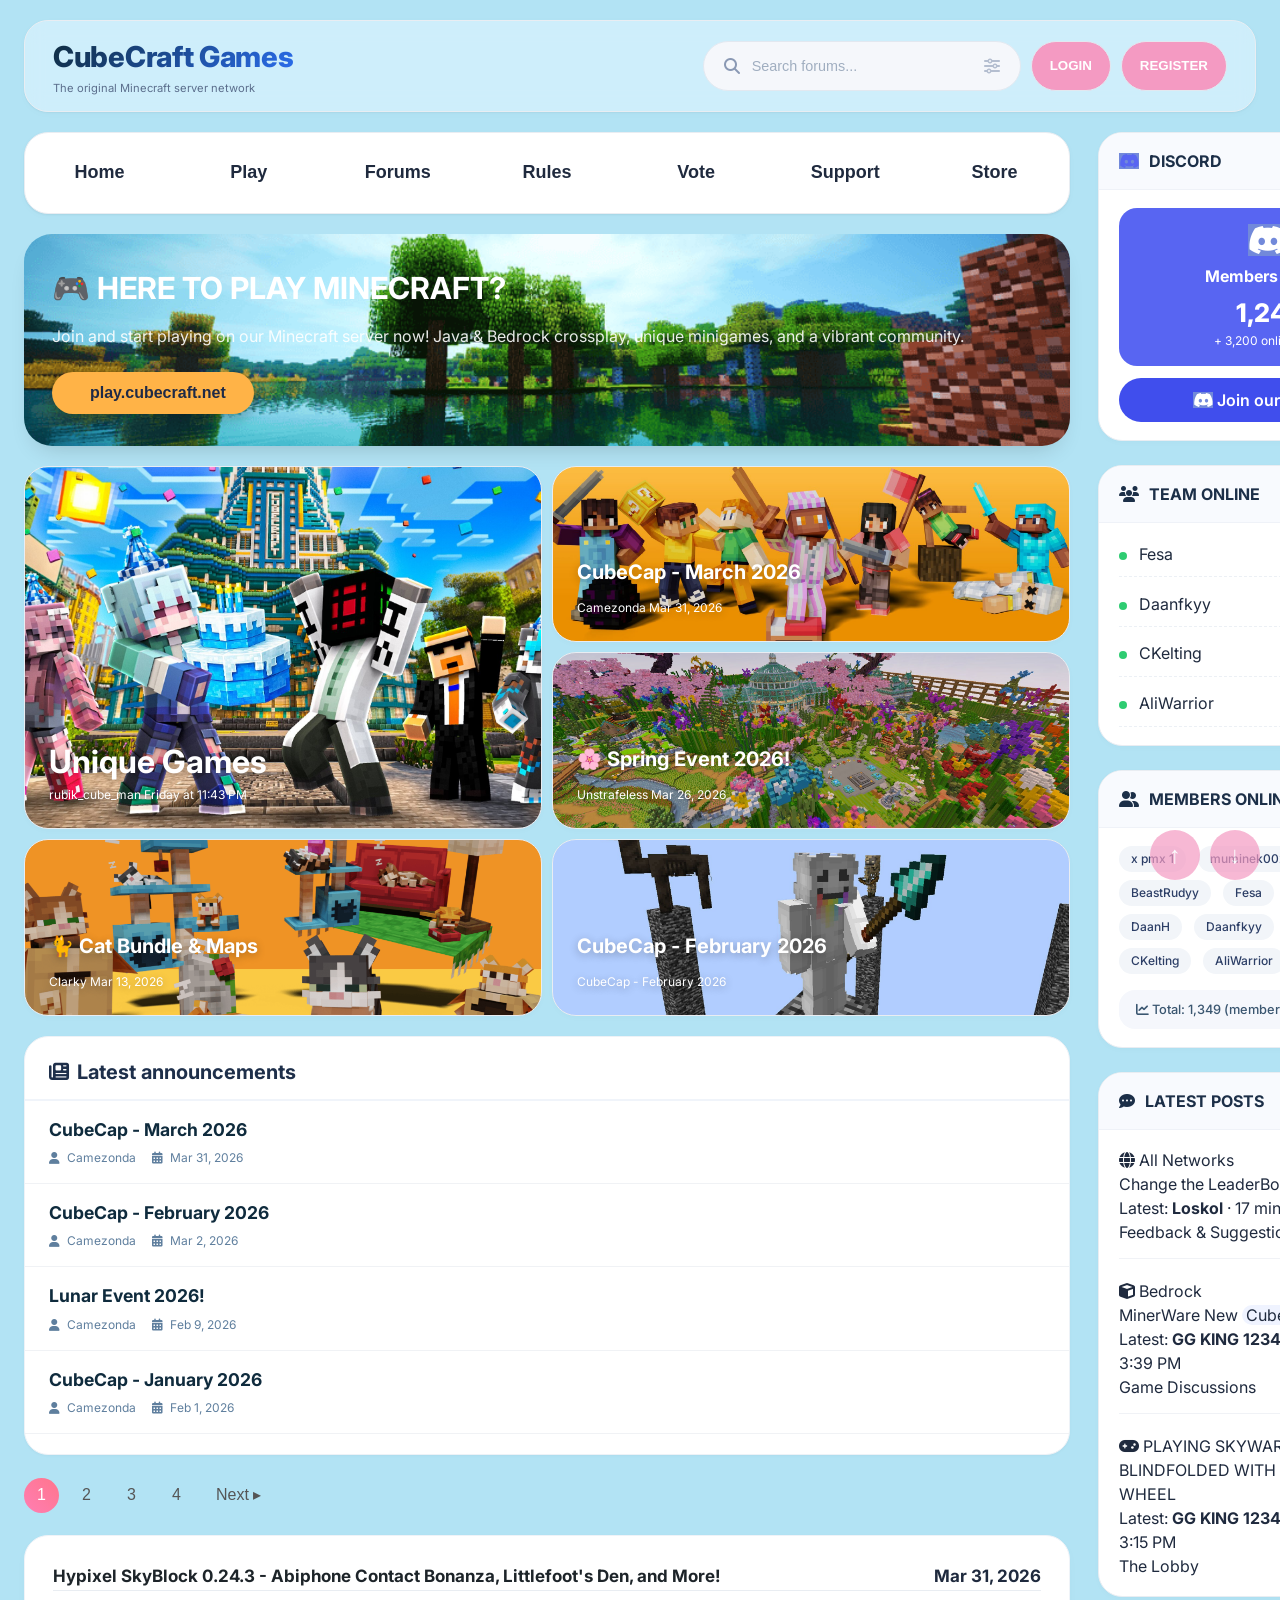
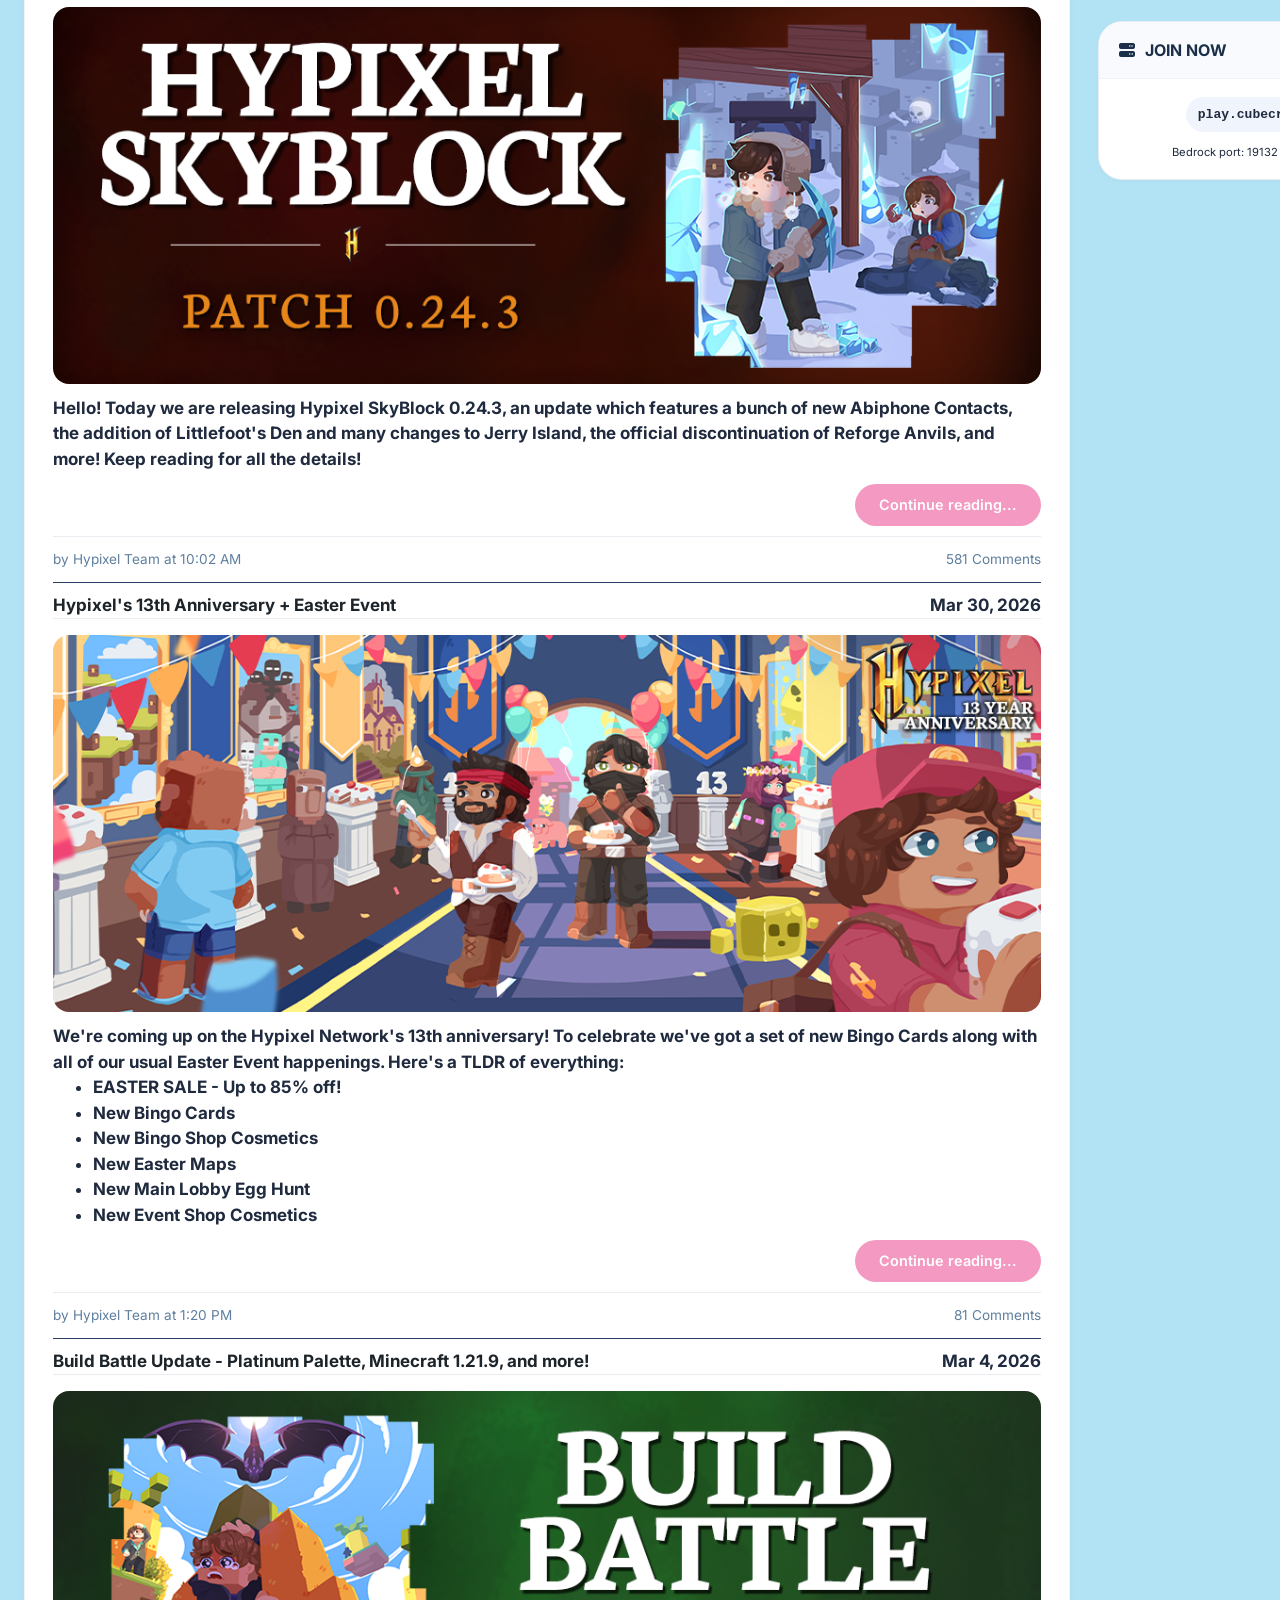
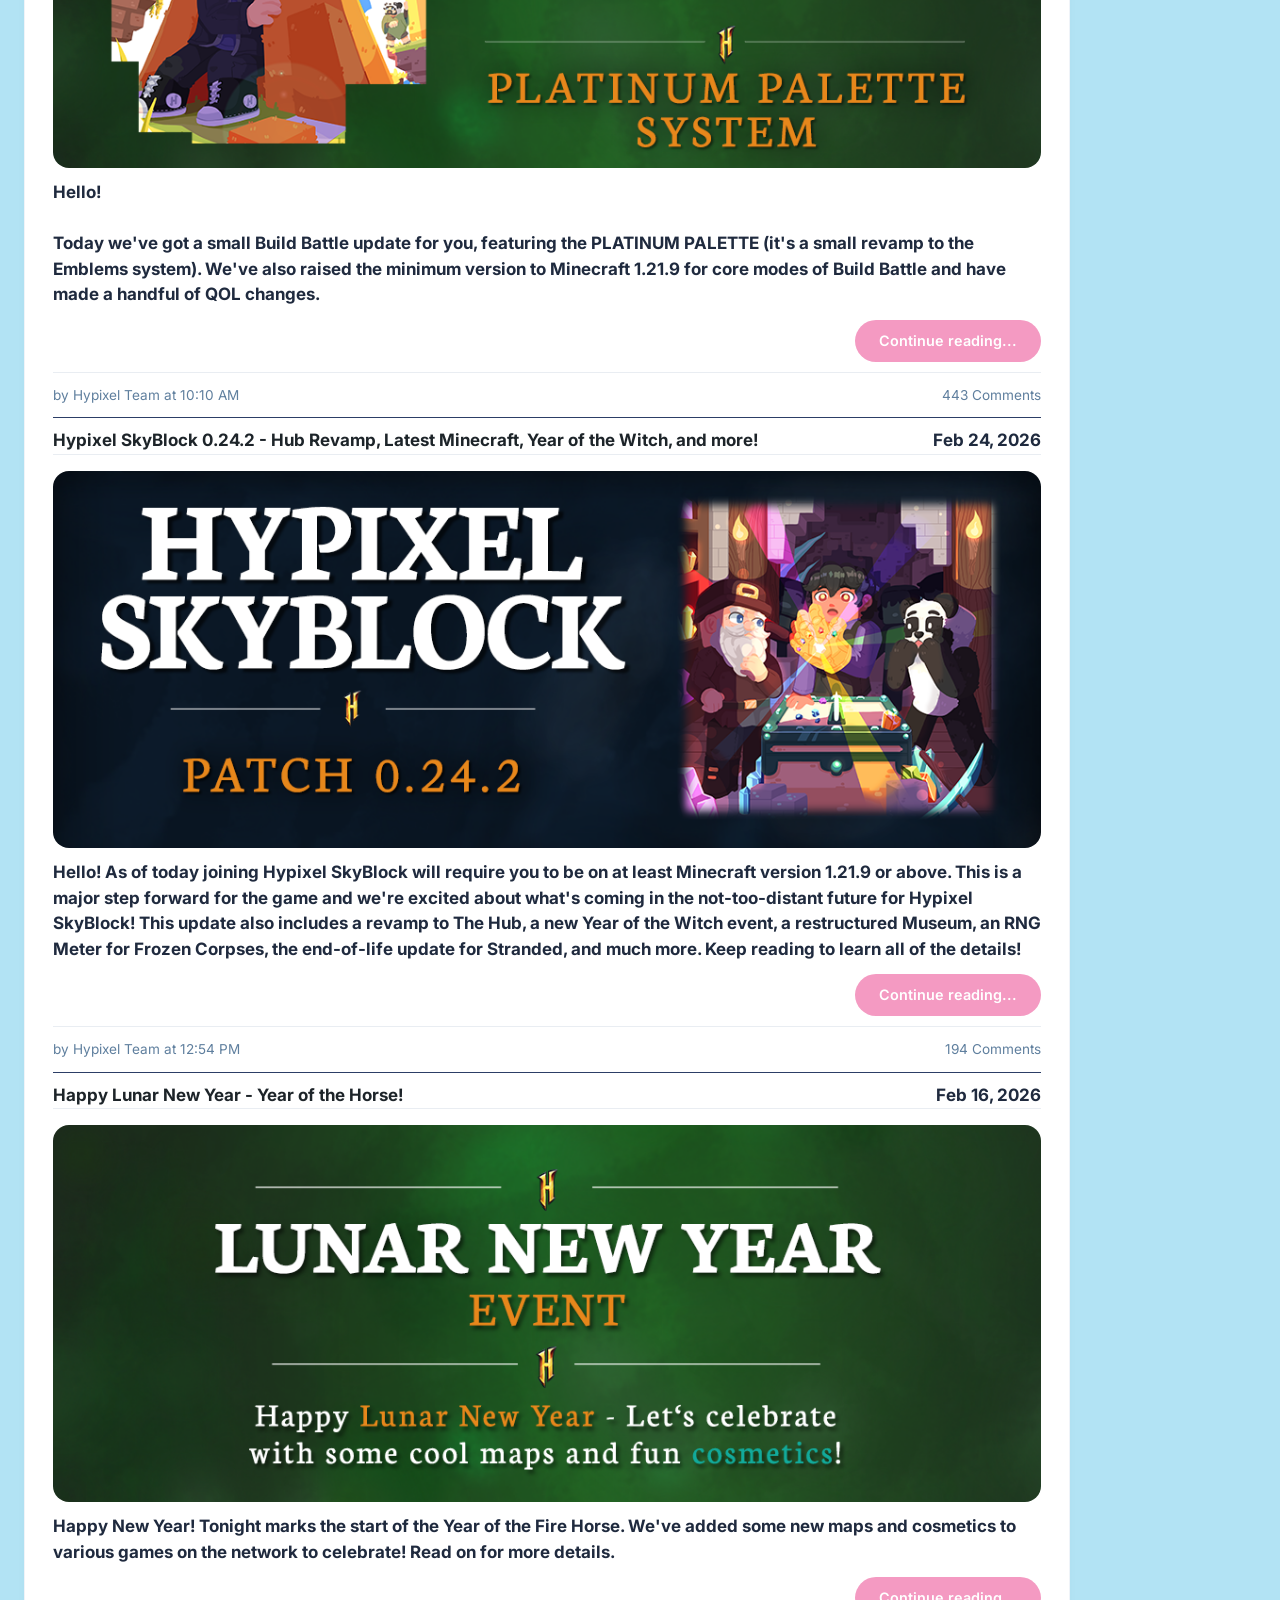
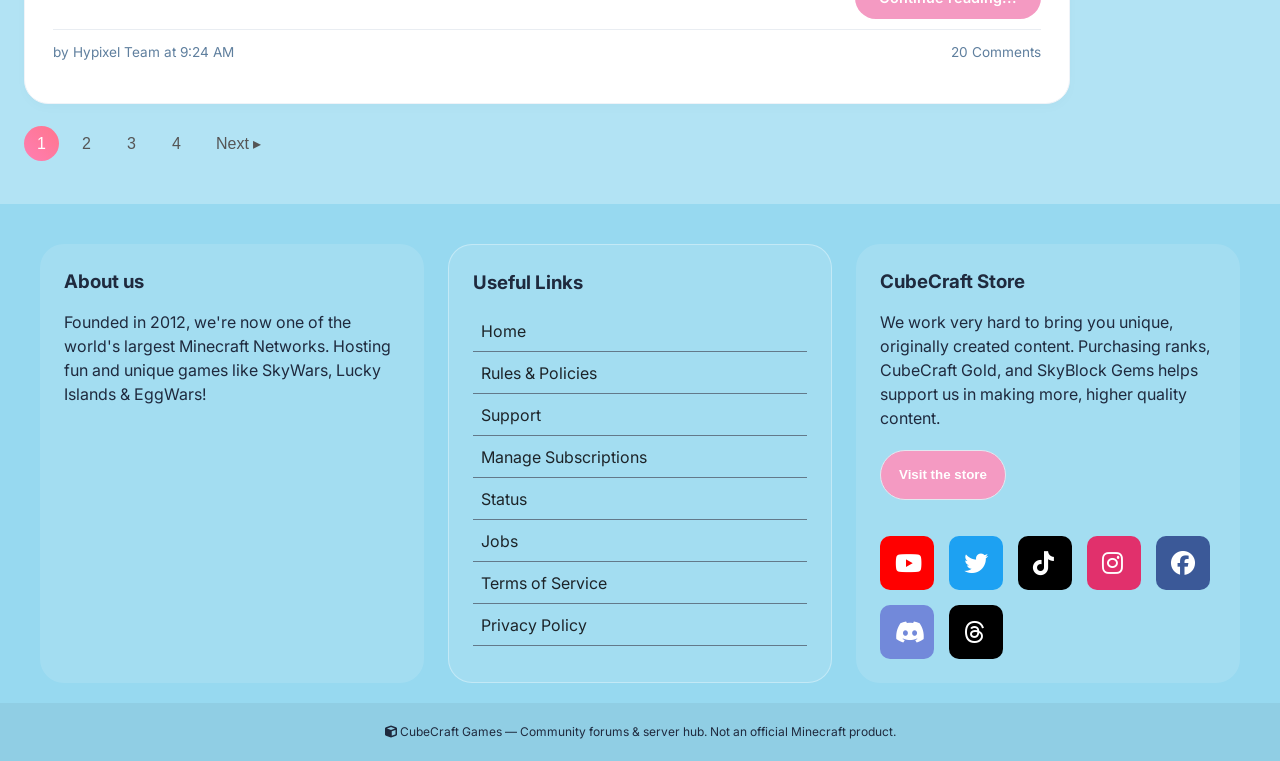
<file: index.html>
<!DOCTYPE html>
<html lang="en">

<head>
  <meta charset="UTF-8">
  <meta name="viewport" content="width=device-width, initial-scale=1.0, viewport-fit=cover">
  <title>CubeCraft Games - Community & Forums</title>
  <!-- Font Awesome & Google Fonts -->
  <!-- <link rel="stylesheet" href="https://cdnjs.cloudflare.com/ajax/libs/font-awesome/6.0.0-beta3/css/all.min.css"> -->
  <link rel="stylesheet" href="https://fonts.googleapis.com/css2?family=Inter:opsz,wght@14..32,300;400;500;600;700&display=swap">
  <link rel="stylesheet" href="https://cdnjs.cloudflare.com/ajax/libs/font-awesome/6.5.0/css/all.min.css">
  <!-- External CSS -->
  <link rel="stylesheet" href="./css/main.css">
  <link rel="stylesheet" href="./css/login_register.css">
  <link rel="stylesheet" href="./css/nav.css">
  <!-- <link rel="stylesheet" href="./lib/all.min.css">
  <link rel="stylesheet" href="./lib/all.min1.css"> -->
</head>

<body>
  <div class="forum-wrapper">
    <!-- Header with logo + search -->
    <div class="forum-header">
      <div class="logo-area">
        <h1>CubeCraft Games</h1>
        <p>The original Minecraft server network</p>
      </div>
      <div class="header-right">
        <div class="search-area">
          <i class="fas fa-search"></i>
          <input type="text" placeholder="Search forums...">
          <i class="fas fa-sliders-h" style="opacity: 0.6;"></i>
        </div>
        <div class="login-area">
          <button onclick="openLogin()">LOGIN</button>
        </div>
        <div class="register-area">
          <button onclick="openRegister()">REGISTER</button>
        </div>
      </div>
    </div>

    <!-- LOGIN -->
    <div id="loginModal" class="modal">
        <div class="modal-box">
          <span class="close" onclick="closeModal()">&times;</span>
          <h2>Đăng nhập</h2>
          <p>Vui lòng đăng nhập để tiếp tục. <span>Quên mật khẩu?</span></p>
          <form action="login">
            <label for="email">Email</label>
            <input type="text" placeholder="Your@email.com">
            <label for="password">Mật khẩu</label>
            <input type="password" placeholder="Mật khẩu của bạn">
            <button>Đăng nhập</button>
            <p style="margin-top: 10px; text-align: center;">Hoặc</p>
            <button style="background: #5865f2; margin-top: 10px;">Tiếp tục với Discord</button>
            <p style="margin-top: 10px; text-align: center;">Chưa có tài khoản? <span>Đăng ký</span></p>
          </form>
       </div>
    </div>

    <!-- REGISTER -->
    <div id="registerModal" class="modal">
        <div class="modal-box register-link">
            <span class="close" onclick="closeModal()">&times;</span>
            <h2>Đăng ký</h2>
            <p>Bạn đã có tài khoản? <span>Đăng nhập</span></p>
            <form action="register">
              <label for="email">Email</label>
              <input type="email" placeholder="your@email.com">
              <label for="username">Tên hiển thị</label>
              <input type="text" placeholder="Nhập tên hiển thị của bạn">
              <label for="password">Mật khẩu</label>
              <input type="password" placeholder="Mật khẩu của bạn">
              <label for="check-password">Xác nhận mẩ khẩu</label>
              <input type="password" placeholder="Nhập lại mật khẩu">
              <div style="display: flex; align-items: center; gap: 8px; margin-top: 12px;">
                <input type="checkbox" id="terms" style="cursor: pointer; width: 16px; height: 16px;">
                <label for="terms" style="font-size: 12px; margin: 0; cursor: pointer;">Tôi dồng ý với <a href="#"><span>Điều khoản dịch vụ</span></a> và <a href="#"><span>Chính sách bảo mật</span></a></label>
              </div>
              <button>Đăng ký</button>
              <p style="margin-top: 10px; text-align: center;">Hoặc</p>
              <button style="background: #5865f2; margin-top: 10px;">Tiếp tục với Discord</button>
            </form>
        </div>
    </div>

    <!-- Main grid: left content + right sidebar -->
    <div class="forum-grid">
      <!-- LEFT COLUMN: main feed -->
      <div class="main-content">

        <!-- Navigation Menu -->
        <nav class="nav-bar">
          <ul class="nav-menu">
            <li><a href="index.html">Home</a></li>
            <li><a href="./play/play.html">Play</a></li>
            <li><a href="#">Forums</a></li>
            <li><a href="#">Rules</a></li>
            <li><a href="#">Vote</a></li>
            <li><a href="#">Support</a></li>
            <li><a href="#">Store</a></li>
          </ul>
        </nav>

        <!-- Welcome Banner -->
        <div class="welcome-card">
          <h2>🎮 HERE TO PLAY MINECRAFT?</h2>
          <p>Join and start playing on our Minecraft server now! Java & Bedrock crossplay, unique minigames, and a
            vibrant community.</p>
          <button class="btn-join" id="joinServerBtn"><i class="fab fa-minecraft"></i> play.cubecraft.net</button>
        </div>

        <!-- Gird block -->
        <div class="feature-grid">
          <div class="grid-block">
            <div class="grid-item grid-big card card-1">
              <div class="entry-header">
                <h3 style="font-size: 32px; margin-bottom: 12px;">Unique Games</h3>
                <p>rubik_cube_man Friday at 11:43 PM</p>
              </div>
            </div>

            <div class="grid-item grid-small card card-2">
              <div class="entry-header">
                <h3>CubeCap - March 2026</h3>
                <p>Camezonda Mar 31, 2026</p> 
              </div>
            </div>

            <div class="grid-item grid-small card card-3">
              <div class="entry-header">
                <h3>🌸 Spring Event 2026!</h3>
                <p>Unstrafeless Mar 26, 2026</p>
              </div>
            </div>

            <div class="grid-item grid-small card card-4">
              <div class="entry-header">
                <h3>🐈 Cat Bundle & Maps</h3>
                <p>Clarky Mar 13, 2026</p>
              </div>
            </div>

            <div class="grid-item grid-small card card-5">
              <div class="entry-header">
                <h3>CubeCap - February 2026</h3>
                <p>CubeCap - February 2026</p>
              </div>
            </div>
          </div>
        </div>

        <!-- LATEST CUBECAP & NEWS LIST -->
        <div class="cl news-list">
          <div class="section-header">
            <i class="fas fa-newspaper"></i> Latest announcements
          </div>
          <div class="news-item">
            <div class="news-title">CubeCap - March 2026</div>
            <div class="news-meta"><span><i class="fas fa-user"></i> Camezonda</span> <span><i
                  class="fas fa-calendar-alt"></i> Mar 31, 2026</span></div>
          </div>
          <div class="news-item">
            <div class="news-title">CubeCap - February 2026</div>
            <div class="news-meta"><span><i class="fas fa-user"></i> Camezonda</span> <span><i
                  class="fas fa-calendar-alt"></i> Mar 2, 2026</span></div>
          </div>
          <div class="news-item">
            <div class="news-title">Lunar Event 2026!</div>
            <div class="news-meta"><span><i class="fas fa-user"></i> Camezonda</span> <span><i
                  class="fas fa-calendar-alt"></i> Feb 9, 2026</span></div>
          </div>
          <div class="news-item">
            <div class="news-title">CubeCap - January 2026</div>
            <div class="news-meta"><span><i class="fas fa-user"></i> Camezonda</span> <span><i
                  class="fas fa-calendar-alt"></i> Feb 1, 2026</span></div>
          </div>
        </div>

        <div class="pagination">
          <a href="index.html" class="page active">1</a>
          <a href="./post/post2.html" class="page">2</a>
          <a href="#" class="page">3</a>
          <a href="#" class="page">4</a>
          <a href="./post/post2.html" class="next">Next ▸</a>
        </div>

        <div class="cl announcement-block">
          <div class="block-post">
            <h2 class="block-header">
              <a href="#">
                Hypixel SkyBlock 0.24.3 - Abiphone Contact Bonanza, Littlefoot's Den, and More!
              </a>
              <span>
                Mar 31, 2026
              </span>
            </h2>
            <div class="block-image">
              <img src="./img/100/101.png" alt="Hypixel SkyBlock 0.24.3 - Abiphone Contact Bonanza, Littlefoot's Den, and More!">
              Hello! Today we are releasing Hypixel SkyBlock 0.24.3, an update which features a bunch of new Abiphone Contacts, the addition of Littlefoot's Den and many changes to Jerry Island, the official discontinuation of Reforge Anvils, and more! Keep reading for all the details!
              <a href="#">Continue reading...</a>
            </div>
            <div class="block-footer">
              <span>by Hypixel Team at 10:02 AM</span>
              <span>581 Comments</span>
            </div>
          </div>

          <div class="block-post">
            <h2 class="block-header">
              <a href="#">
                Hypixel's 13th Anniversary + Easter Event
              </a>
              <span>
                Mar 30, 2026
              </span>
            </h2>
            <div class="block-image">
              <img src="./img/100/102.png" alt="Hypixel's 13th Anniversary + Easter Event">
              We're coming up on the Hypixel Network's 13th anniversary! To celebrate we've got a set of new Bingo Cards along with all of our usual Easter Event happenings. Here's a TLDR of everything:
              <ul class="event-list">
                <li>EASTER SALE - Up to 85% off!</li>
                <li>New Bingo Cards</li>
                <li>New Bingo Shop Cosmetics</li>
                <li>New Easter Maps</li>
                <li>New Main Lobby Egg Hunt</li>
                <li>New Event Shop Cosmetics</li>
              </ul>
              <a href="#">Continue reading...</a>
            </div>
            <div class="block-footer">
              <span>by Hypixel Team at 1:20 PM</span>
              <span>81 Comments</span>
            </div>
          </div>

          <div class="block-post">
            <h2 class="block-header">
              <a href="#">
                Build Battle Update - Platinum Palette, Minecraft 1.21.9, and more!
              </a>
              <span>
                Mar 4, 2026
              </span>
            </h2>
            <div class="block-image">
              <img src="./img/100/103.png" alt="Build Battle Update - Platinum Palette, Minecraft 1.21.9, and more!">
              Hello! 
              <br>
              <br>
              Today we've got a small Build Battle update for you, featuring the PLATINUM PALETTE (it's a small revamp to the Emblems system). We've also raised the minimum version to Minecraft 1.21.9 for core modes of Build Battle and have made a handful of QOL changes.
              <a href="#">Continue reading...</a>
            </div>
            <div class="block-footer">
              <span>by Hypixel Team at 10:10 AM</span>
              <span>443 Comments</span>
            </div>
          </div>

          <div class="block-post">
            <h2 class="block-header">
              <a href="#">
                Hypixel SkyBlock 0.24.2 - Hub Revamp, Latest Minecraft, Year of the Witch, and more!
              </a>
              <span>
                Feb 24, 2026
              </span>
            </h2>
            <div class="block-image">
              <img src="./img/100/104.png" alt="Hypixel SkyBlock 0.24.2 - Hub Revamp, Latest Minecraft, Year of the Witch, and more!">
              Hello! As of today joining Hypixel SkyBlock will require you to be on at least Minecraft version 1.21.9 or above. This is a major step forward for the game and we're excited about what's coming in the not-too-distant future for Hypixel SkyBlock! This update also includes a revamp to The Hub, a new Year of the Witch event, a restructured Museum, an RNG Meter for Frozen Corpses, the end-of-life update for Stranded, and much more. Keep reading to learn all of the details!
              <a href="#">Continue reading...</a>
            </div>
            <div class="block-footer">
              <span>by Hypixel Team at 12:54 PM</span>
              <span>194 Comments</span>
            </div>
          </div>

          <div class="block-post">
            <h2 class="block-header">
              <a href="#">
                Happy Lunar New Year - Year of the Horse!
              </a>
              <span>
                Feb 16, 2026
              </span>
            </h2>
            <div class="block-image">
              <img src="./img/100/105.png" alt="Happy Lunar New Year - Year of the Horse!">
              Happy New Year! Tonight marks the start of the Year of the Fire Horse. We've added some new maps and cosmetics to various games on the network to celebrate! Read on for more details.
              <a href="#">Continue reading...</a>
            </div>
            <div class="block-footer">
              <span>by Hypixel Team at 9:24 AM</span>
              <span>20 Comments</span>
            </div>
          </div>
        </div>

        <div class="pagination">
          <a href="index.html" class="page active">1</a>
          <a href="./post/post2.html" class="page">2</a>
          <a href="#" class="page">3</a>
          <a href="#" class="page">4</a>
          <a href="./post/post2.html" class="next">Next ▸</a>
        </div>
      </div>


      <!-- RIGHT SIDEBAR: all community widgets -->
      <div class="sidebar">
        <!-- Discord widget -->
        <div class="widget">
          <div class="cl widget-title">
            <i class="fab fa-discord" style="color:#5865F2;"></i> DISCORD
          </div>
          <div class="widget-content">
            <div class="discord-stats">
              <i class="fab fa-discord fa-2x"></i>
              <div style="font-weight: bold; margin: 6px 0;">Members Online</div>
              <div style="font-size: 1.6rem; font-weight: 800;">1,247</div>
              <div style="font-size: 0.75rem;">+ 3,200 online total</div>
            </div>
            <a href="#" class="discord-btn" id="discordBtn"><i class="fab fa-discord"></i> Join our Discord</a>
          </div>
        </div>

        <!-- TEAM ONLINE widget -->
        <div class="widget">
          <div class="cl widget-title">
            <i class="fas fa-users"></i> TEAM ONLINE
          </div>
          <div class="widget-content">
            <div class="team-list">
              <div class="team-member"><span><span class="online-dot"></span> Fesa</span><span
                  class="role-badge">Quality Assurance</span></div>
              <div class="team-member"><span><span class="online-dot"></span> Daanfkyy</span><span
                  class="role-badge">Mod</span></div>
              <div class="team-member"><span><span class="online-dot"></span> CKelting</span><span
                  class="role-badge">Welfare Admin</span></div>
              <div class="team-member"><span><span class="online-dot"></span> AliWarrior</span><span
                  class="role-badge">Helper</span></div>
            </div>
          </div>
        </div>

        <!-- MEMBERS ONLINE -->
        <div class="widget">
          <div class="cl widget-title">
            <i class="fas fa-user-friends"></i> MEMBERS ONLINE
          </div>
          <div class="widget-content">
            <div class="username-cloud">
              <span>x pmx 1</span> <span>muminek002</span> <span>xNqkkii</span> <span>BeastRudyy</span>
              <span>Fesa</span> <span>Loskol</span> <span>DaanH</span> <span>Daanfkyy</span>
              <span>TruePenguin</span> <span>CKelting</span> <span>AliWarrior</span> <span>SrMuerto7w7</span>
            </div>
            <div class="total-stats">
              <i class="fas fa-chart-line"></i> Total: 1,349 (members: 13, guests: 1,336)
            </div>
          </div>
        </div>

        <!-- LATEST POSTS -->
        <div class="widget">
          <div class="cl widget-title">
            <i class="fas fa-comment-dots"></i> LATEST POSTS
          </div>
          <div class="widget-content">
            <div class="post-item">
              <div class="post-category"><i class="fas fa-globe"></i> All Networks</div>
              <div class="post-title">Change the LeaderBoard system</div>
              <div class="post-meta">Latest: <strong>Loskol</strong> · 17 minutes ago</div>
              <span class="forum-name">Feedback & Suggestions</span>
            </div>
            <div class="post-item">
              <div class="post-category"><i class="fas fa-cube"></i> Bedrock</div>
              <div class="post-title">MinerWare New <span
                  style="background:#EFF3FF; padding:0 4px; border-radius:12px;">CubeCraft record</span></div>
              <div class="post-meta">Latest: <strong>GG KING 1234576</strong> · Today at 3:39 PM</div>
              <span class="forum-name">Game Discussions</span>
            </div>
            <div class="post-item">
              <div class="post-category"><i class="fas fa-gamepad"></i> PLAYING SKYWARS</div>
              <div class="post-title">BLINDFOLDED WITH A STEERING WHEEL</div>
              <div class="post-meta">Latest: <strong>GG KING 1234576</strong> · Today at 3:15 PM</div>
              <span class="forum-name">The Lobby</span>
            </div>
          </div>
        </div>

        <!-- server IP quick reference -->
        <div class="widget">
          <div class="cl widget-title">
            <i class="fas fa-server"></i> JOIN NOW
          </div>
          <div class="widget-content" style="text-align: center;">
            <code
              style="background:#F0F4FC; padding: 8px 12px; border-radius: 32px; display:inline-block; font-weight:600;">play.cubecraft.net</code>
            <p style="font-size: 0.7rem; margin-top: 12px;">Bedrock port: 19132 | Java 1.8-1.20+</p>
          </div>
        </div>
      </div>
    </div>
  </div>

  <footer class="footer">
    <div class="pageContent">
      <div class="block">
        <div class="block-container">
          <h3>About us</h3>
          <p>Founded in 2012, we're now one of the world's largest Minecraft Networks. Hosting fun and unique games like
            SkyWars, Lucky Islands & EggWars!</p>
        </div>
      </div>
      <div class="block">
        <div class="block-container">
          <h3> Useful Links</h3>
          <ul style="list-style: none;">
            <li><a href="#">Home</a></li>
            <li><a href="#">Rules & Policies</a></li>
            <li><a href="#">Support</a></li>
            <li><a href="#">Manage Subscriptions</a></li>
            <li><a href="#">Status</a></li>
            <li><a href="#">Jobs</a></li>
            <li><a href="#">Terms of Service</a></li>
            <li><a href="#">Privacy Policy</a></li>
          </ul>
        </div>
      </div>
      <div class="block login-area block-3">
        <div class="block-container">
          <h3>CubeCraft Store</h3>
          <p>We work very hard to bring you unique, originally created content. Purchasing ranks, CubeCraft Gold, and
            SkyBlock Gems helps support us in making more, higher quality content.</p>
          <button style="margin: 20px 0px;">Visit the store</button>
        </div>
        <div class="social">
          <i class="fa-brands fa-youtube"></i>
          <i class="fa-brands fa-twitter"></i>
          <i class="fa-brands fa-tiktok"></i>
          <i class="fa-brands fa-instagram"></i>
          <i class="fa-brands fa-facebook"></i>
          <i class="fa-brands fa-discord"></i>
          <i class="fa-brands fa-threads"></i>
        </div>
      </div>
    </div>
  </footer>

  <footer class="footer-note">
    <i class="fas fa-cube"></i> CubeCraft Games — Community forums & server hub. Not an official Minecraft product.
  </footer>
  <div class="scrollButtons">
    <button id="scrollUpBtn" title="Lên đầu trang">↑</button>
    <button id="scrollDownBtn" title="Xuống cuối trang">↓</button>
  </div>
  <script src="./js/script.js"></script>
</body>
</file>
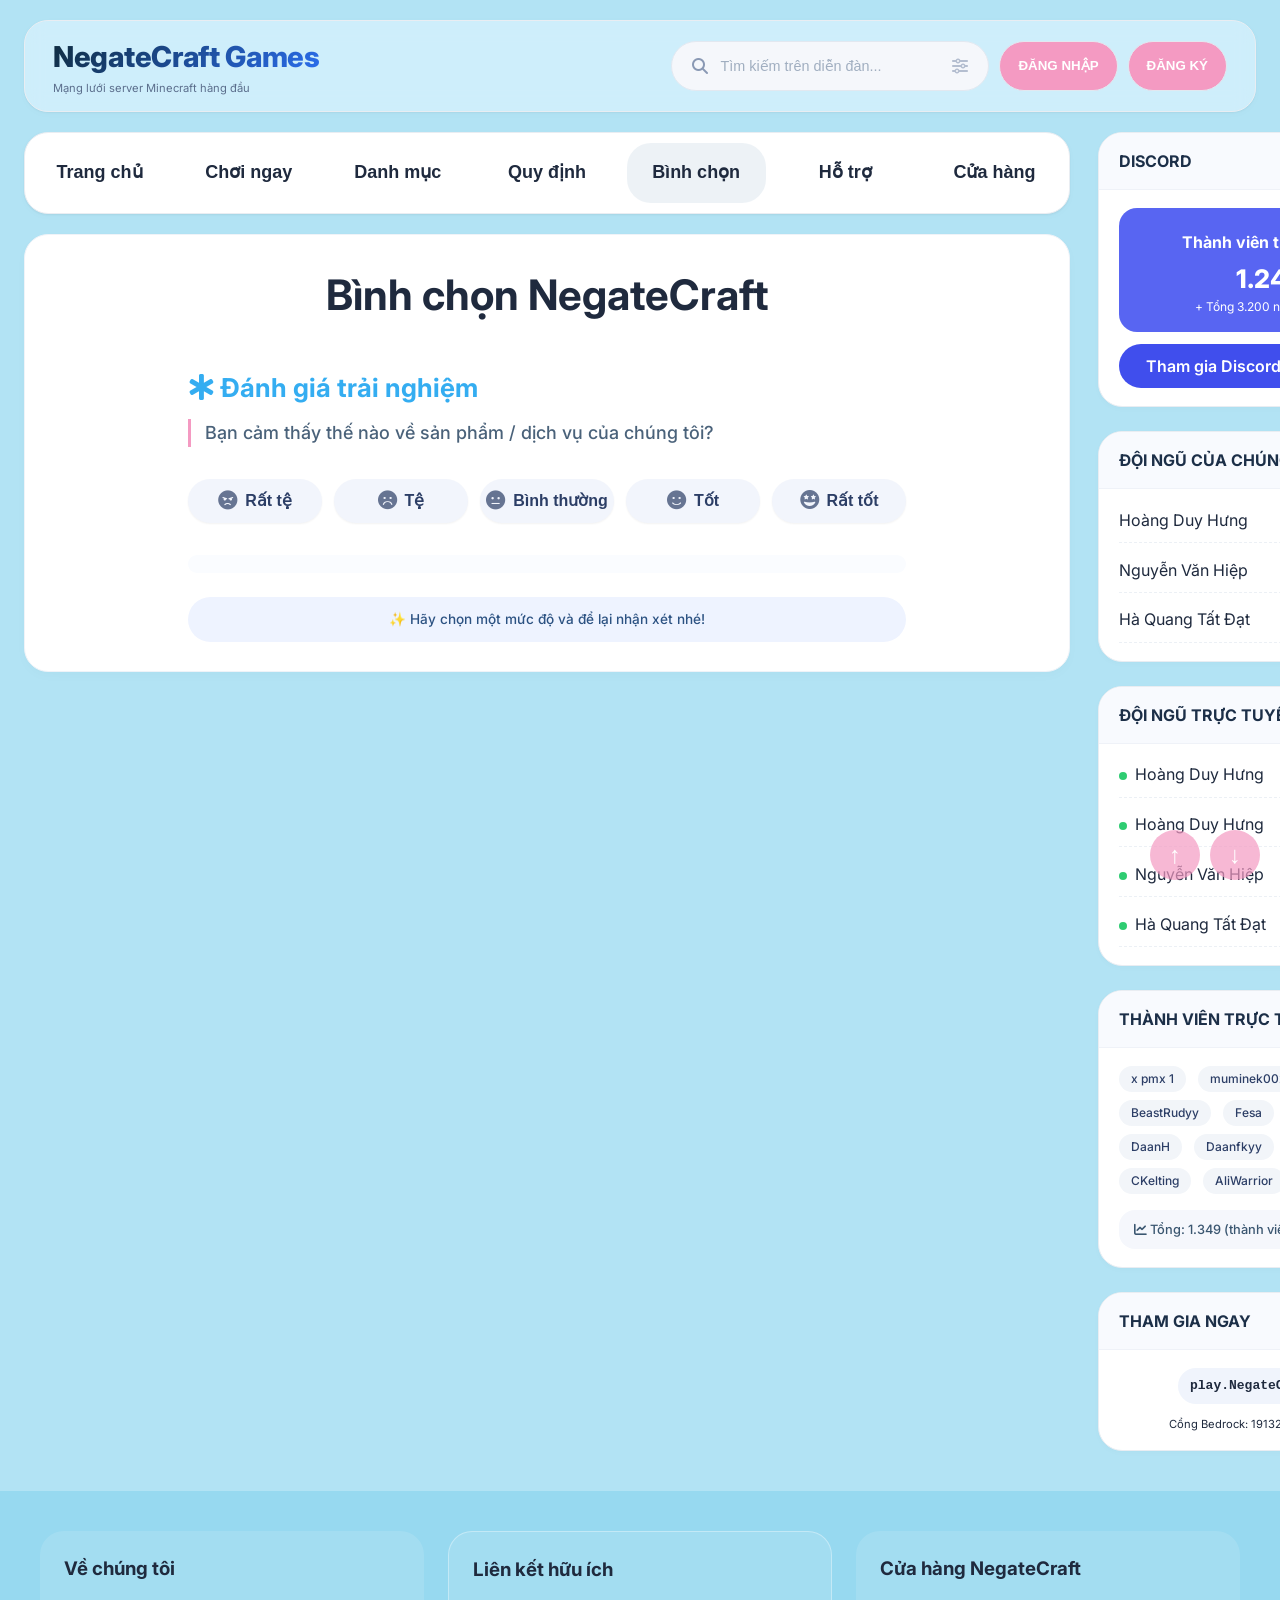
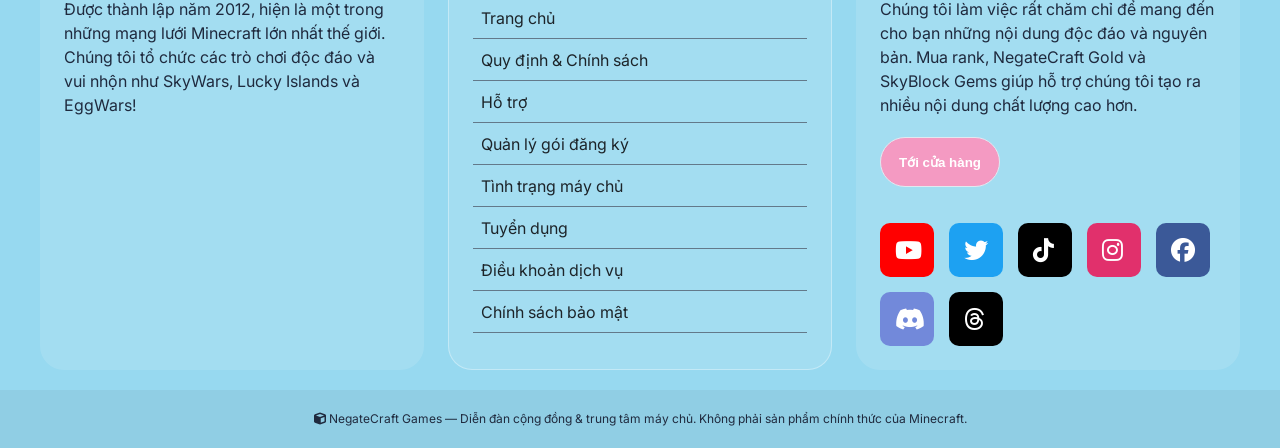
<file: binh_chon.html>
<!DOCTYPE html>
<html lang="vi">

<head>
  <meta charset="UTF-8">
  <meta name="viewport" content="width=device-width, initial-scale=1.0, viewport-fit=cover">
  <title>NegateCraft Games - Bình chọn</title>
  <!-- Font Awesome & Google Fonts -->
  <link rel="stylesheet"
    href="https://fonts.googleapis.com/css2?family=Inter:opsz,wght@14..32,300;400;500;600;700&display=swap">
  <link rel="stylesheet" href="https://cdnjs.cloudflare.com/ajax/libs/font-awesome/6.5.0/css/all.min.css">
  <!-- External CSS -->
  <link rel="stylesheet" href="./css/main.css">
  <link rel="stylesheet" href="./css/login_register.css">
  <link rel="stylesheet" href="./css/nav.css">
  <link rel="stylesheet" href="./css/vote.css">
  <link rel="stylesheet" href="./css/support.css">
</head>

<body>
  <div class="forum-wrapper">
    <!-- Header với logo + tìm kiếm -->
    <div class="forum-header">
      <div class="logo-area">
        <h1>NegateCraft Games</h1>
        <p>Mạng lưới server Minecraft hàng đầu</p>
      </div>
      <div class="header-right">
        <div class="search-area">
          <i class="fas fa-search"></i>
          <input type="text" placeholder="Tìm kiếm trên diễn đàn...">
          <i class="fas fa-sliders-h" style="opacity: 0.6;"></i>
        </div>
        <div class="login-area">
          <button onclick="openLogin()">ĐĂNG NHẬP</button>
        </div>
        <div class="register-area">
          <button onclick="openRegister()">ĐĂNG KÝ</button>
        </div>
      </div>
    </div>

    <!-- MODAL ĐĂNG NHẬP -->
    <div id="loginModal" class="modal">
      <div class="modal-box">
        <span class="close" onclick="closeModal()">&times;</span>
        <h2>Đăng nhập</h2>
        <p>Vui lòng đăng nhập để tiếp tục. <span>Quên mật khẩu?</span></p>
        <form action="login">
          <label for="email">Email</label>
          <input type="text" placeholder="Email của bạn">
          <label for="password">Mật khẩu</label>
          <input type="password" placeholder="Mật khẩu của bạn">
          <button>Đăng nhập</button>
          <p style="margin-top: 10px; text-align: center;">Hoặc</p>
          <button style="background: #5865f2; margin-top: 10px;">Tiếp tục với Discord</button>
          <p style="margin-top: 10px; text-align: center;">Chưa có tài khoản? <span>Đăng ký ngay</span></p>
        </form>
      </div>
    </div>

    <!-- MODAL ĐĂNG KÝ -->
    <div id="registerModal" class="modal">
      <div class="modal-box register-link">
        <span class="close" onclick="closeModal()">&times;</span>
        <h2>Đăng ký</h2>
        <p>Đã có tài khoản? <span>Đăng nhập</span></p>
        <form action="register">
          <label for="email">Email</label>
          <input type="email" placeholder="email@cuaban.com">
          <label for="username">Tên hiển thị</label>
          <input type="text" placeholder="Nhập tên hiển thị">
          <label for="password">Mật khẩu</label>
          <input type="password" placeholder="Mật khẩu của bạn">
          <label for="check-password">Xác nhận mật khẩu</label>
          <input type="password" placeholder="Nhập lại mật khẩu">
          <div style="display: flex; align-items: center; gap: 8px; margin-top: 12px;">
            <input type="checkbox" id="terms" style="cursor: pointer; width: 16px; height: 16px;">
            <label for="terms" style="font-size: 12px; margin: 0; cursor: pointer;">Tôi đồng ý với <a
                href="#"><span>Điều khoản dịch vụ</span></a> và <a href="#"><span>Chính sách bảo mật</span></a></label>
          </div>
          <button>Đăng ký</button>
          <p style="margin-top: 10px; text-align: center;">Hoặc</p>
          <button style="background: #5865f2; margin-top: 10px;">Tiếp tục với Discord</button>
        </form>
      </div>
    </div>

    <!-- Bố cục chính: nội dung bên trái + thanh bên phải -->
    <div class="forum-grid">
      <!-- CỘT TRÁI: nội dung chính -->
      <div class="main-content">
        <!-- Thanh điều hướng -->
        <nav class="nav-bar">
          <ul class="nav-menu">
            <li><a href="trang_chu.html">Trang chủ</a></li>
            <li><a href="tro_choi.html">Chơi ngay</a></li>
            <li><a href="danh_muc.html">Danh mục</a></li>
            <li class="dropdown-item">
              <a href="#">Quy định</a>
              <ul class="dropdown-menu">
                <li><a href="#">Server Rules</a></li>
                <li><a href="#">Privacy Policy</a></li>
                <li><a href="#">SkyBlock Rules</a></li>
                <li><a href="#">Terms of Service</a></li>
              </ul>
            </li>
            <li class="active"><a class="nav-link" href="binh_chon.html">Bình chọn</a></li>
            <li><a href="ho_tro.html">Hỗ trợ</a></li>
            <li><a href="cua_hang.html">Cửa hàng</a></li>
          </ul>
        </nav>

        <div class="announcement-block">
          <div class="page-content">
            <h2>Bình chọn NegateCraft</h2>
            <div class="card-body">
              <div class="vote-card">
                <h2><i class="fas fa-star-of-life"></i> Đánh giá trải nghiệm</h2>
                <div class="sub">Bạn cảm thấy thế nào về sản phẩm / dịch vụ của chúng tôi?</div>

                <!-- 5 nút bình chọn -->
                <div class="rating-buttons">
                  <button class="rate-btn" data-value="1" data-label="Rất tệ"><i class="fas fa-angry"></i> Rất
                    tệ</button>
                  <button class="rate-btn" data-value="2" data-label="Tệ"><i class="fas fa-frown"></i> Tệ</button>
                  <button class="rate-btn" data-value="3" data-label="Bình thường"><i class="fas fa-meh"></i>
                    Bình thường</button>
                  <button class="rate-btn" data-value="4" data-label="Tốt"><i class="fas fa-smile"></i> Tốt</button>
                  <button class="rate-btn" data-value="5" data-label="Rất tốt"><i class="fas fa-grin-stars"></i> Rất
                    tốt</button>
                </div>

                <!-- Khu vực comment (ban đầu ẩn) -->
                <div class="comment-area">
                  <div id="commentBox" class="comment-box">
                    <label for="userComment"><i class="fas fa-comment-dots"></i> Nhận xét của bạn (không bắt buộc, nhưng
                      rất có giá trị)</label>
                    <textarea id="userComment" rows="3" placeholder="Chia sẻ cảm nhận chi tiết hơn..."></textarea>
                    <div class="action-buttons">
                      <button class="btn-cancel" id="cancelCommentBtn">Huỷ</button>
                      <button class="btn-submit" id="submitVoteBtn">Gửi đánh giá</button>
                    </div>
                  </div>
                </div>

                <div id="feedbackMessage" class="feedback">
                  ✨ Hãy chọn một mức độ và để lại nhận xét nhé!
                </div>
              </div>
            </div>
          </div>
        </div>
      </div>

      <!-- THANH BÊN PHẢI: các widget cộng đồng -->
      <div class="sidebar">
        <!-- Widget Discord -->
        <div class="widget">
          <div class="widget-title">DISCORD</div>
          <div class="widget-content">
            <div class="discord-stats">
              <div style="font-weight: bold; margin: 6px 0;">Thành viên trực tuyến</div>
              <div style="font-size: 1.6rem; font-weight: 800;">1.247</div>
              <div style="font-size: 0.75rem;">+ Tổng 3.200 người online</div>
            </div>
            <a href="https://discord.gg/P8kcQZNn" class="discord-btn" id="discordBtn">Tham gia Discord của chúng tôi</a>
          </div>
        </div>

        <!-- Widget ĐỘI NGŨ CỦA CHÚNG TÔI -->
        <div class="widget">
          <div class="widget-title">ĐỘI NGŨ CỦA CHÚNG TÔI</div>
          <div class="widget-content">
            <div class="team-list">
              <div class="team-member">
                <span>Hoàng Duy Hưng</span>
                <span class="role-badge">Lập trình viên</span>
              </div>
              <div class="team-member">
                <span>Nguyễn Văn Hiệp</span>
                <span class="role-badge">Thành viên</span>
              </div>
              <div class="team-member">
                <span>Hà Quang Tất Đạt</span>
                <span class="role-badge">Trưởng nhóm</span>
              </div>
            </div>
          </div>
        </div>

        <!-- Widget ĐỘI NGŨ TRỰC TUYẾN -->
        <div class="widget">
          <div class="widget-title">ĐỘI NGŨ TRỰC TUYẾN</div>
          <div class="widget-content">
            <div class="team-list">
              <div class="team-member"><span><span class="online-dot"></span>Hoàng Duy Hưng</span><span class="role-badge">Đảm
                  bảo chất lượng</span></div>
              <div class="team-member"><span><span class="online-dot"></span>Hoàng Duy Hưng</span><span
                  class="role-badge">Điều hành viên</span></div>
              <div class="team-member"><span><span class="online-dot"></span>Nguyễn Văn Hiệp</span><span
                  class="role-badge">Quản trị phúc lợi</span></div>
              <div class="team-member"><span><span class="online-dot"></span>Hà Quang Tất Đạt</span><span
                  class="role-badge">Trợ giúp</span></div>
            </div>
          </div>
        </div>

        <!-- Widget THÀNH VIÊN TRỰC TUYẾN -->
        <div class="widget">
          <div class="widget-title">THÀNH VIÊN TRỰC TUYẾN</div>
          <div class="widget-content">
            <div class="username-cloud">
              <span>x pmx 1</span> <span>muminek002</span> <span>xNqkkii</span> <span>BeastRudyy</span>
              <span>Fesa</span> <span>Loskol</span> <span>DaanH</span> <span>Daanfkyy</span>
              <span>TruePenguin</span> <span>CKelting</span> <span>AliWarrior</span> <span>SrMuerto7w7</span>
            </div>
            <div class="total-stats">
              <i class="fas fa-chart-line"></i> Tổng: 1.349 (thành viên: 13, khách: 1.336)
            </div>
          </div>
        </div>

        <!-- Widget IP SERVER -->
        <div class="widget">
          <div class="widget-title">THAM GIA NGAY</div>
          <div class="widget-content" style="text-align: center;">
            <code
              style="background:#F0F4FC; padding: 8px 12px; border-radius: 32px; display:inline-block; font-weight:600;">play.NegateCraft.net</code>
            <p style="font-size: 0.7rem; margin-top: 12px;">Cổng Bedrock: 19132 | Java 1.8-1.20+</p>
          </div>
        </div>
      </div>
    </div>
  </div>

  <!-- Chân trang chính -->
  <footer class="footer">
    <div class="pageContent">
      <div class="block">
        <div class="block-container">
          <h3>Về chúng tôi</h3>
          <p>Được thành lập năm 2012, hiện là một trong những mạng lưới Minecraft lớn nhất thế giới. Chúng tôi tổ chức
            các trò chơi độc đáo và vui nhộn như SkyWars, Lucky Islands và EggWars!</p>
        </div>
      </div>
      <div class="block">
        <div class="block-container">
          <h3>Liên kết hữu ích</h3>
          <ul style="list-style: none;">
            <li><a href="#">Trang chủ</a></li>
            <li><a href="#">Quy định & Chính sách</a></li>
            <li><a href="#">Hỗ trợ</a></li>
            <li><a href="#">Quản lý gói đăng ký</a></li>
            <li><a href="#">Tình trạng máy chủ</a></li>
            <li><a href="#">Tuyển dụng</a></li>
            <li><a href="#">Điều khoản dịch vụ</a></li>
            <li><a href="#">Chính sách bảo mật</a></li>
          </ul>
        </div>
      </div>
      <div class="block login-area block-3">
        <div class="block-container">
          <h3>Cửa hàng NegateCraft</h3>
          <p>Chúng tôi làm việc rất chăm chỉ để mang đến cho bạn những nội dung độc đáo và nguyên bản. Mua rank,
            NegateCraft Gold và SkyBlock Gems giúp hỗ trợ chúng tôi tạo ra nhiều nội dung chất lượng cao hơn.</p>
          <button style="margin: 20px 0px;">Tới cửa hàng</button>
        </div>
        <div class="social">
          <i class="fa-brands fa-youtube"></i>
          <i class="fa-brands fa-twitter"></i>
          <i class="fa-brands fa-tiktok"></i>
          <i class="fa-brands fa-instagram"></i>
          <i class="fa-brands fa-facebook"></i>
          <i class="fa-brands fa-discord"></i>
          <i class="fa-brands fa-threads"></i>
        </div>
      </div>
    </div>
  </footer>

  <!-- Dòng ghi chú cuối -->
  <footer class="footer-note">
    <i class="fas fa-cube"></i> NegateCraft Games — Diễn đàn cộng đồng & trung tâm máy chủ. Không phải sản phẩm chính
    thức của Minecraft.
  </footer>

  <!-- Nút cuộn trang -->
  <div class="scrollButtons">
    <button id="scrollUpBtn" title="Lên đầu trang">↑</button>
    <button id="scrollDownBtn" title="Xuống cuối trang">↓</button>
  </div>
  <script src="./js/script.js"></script>
</body>

</html>
</file>
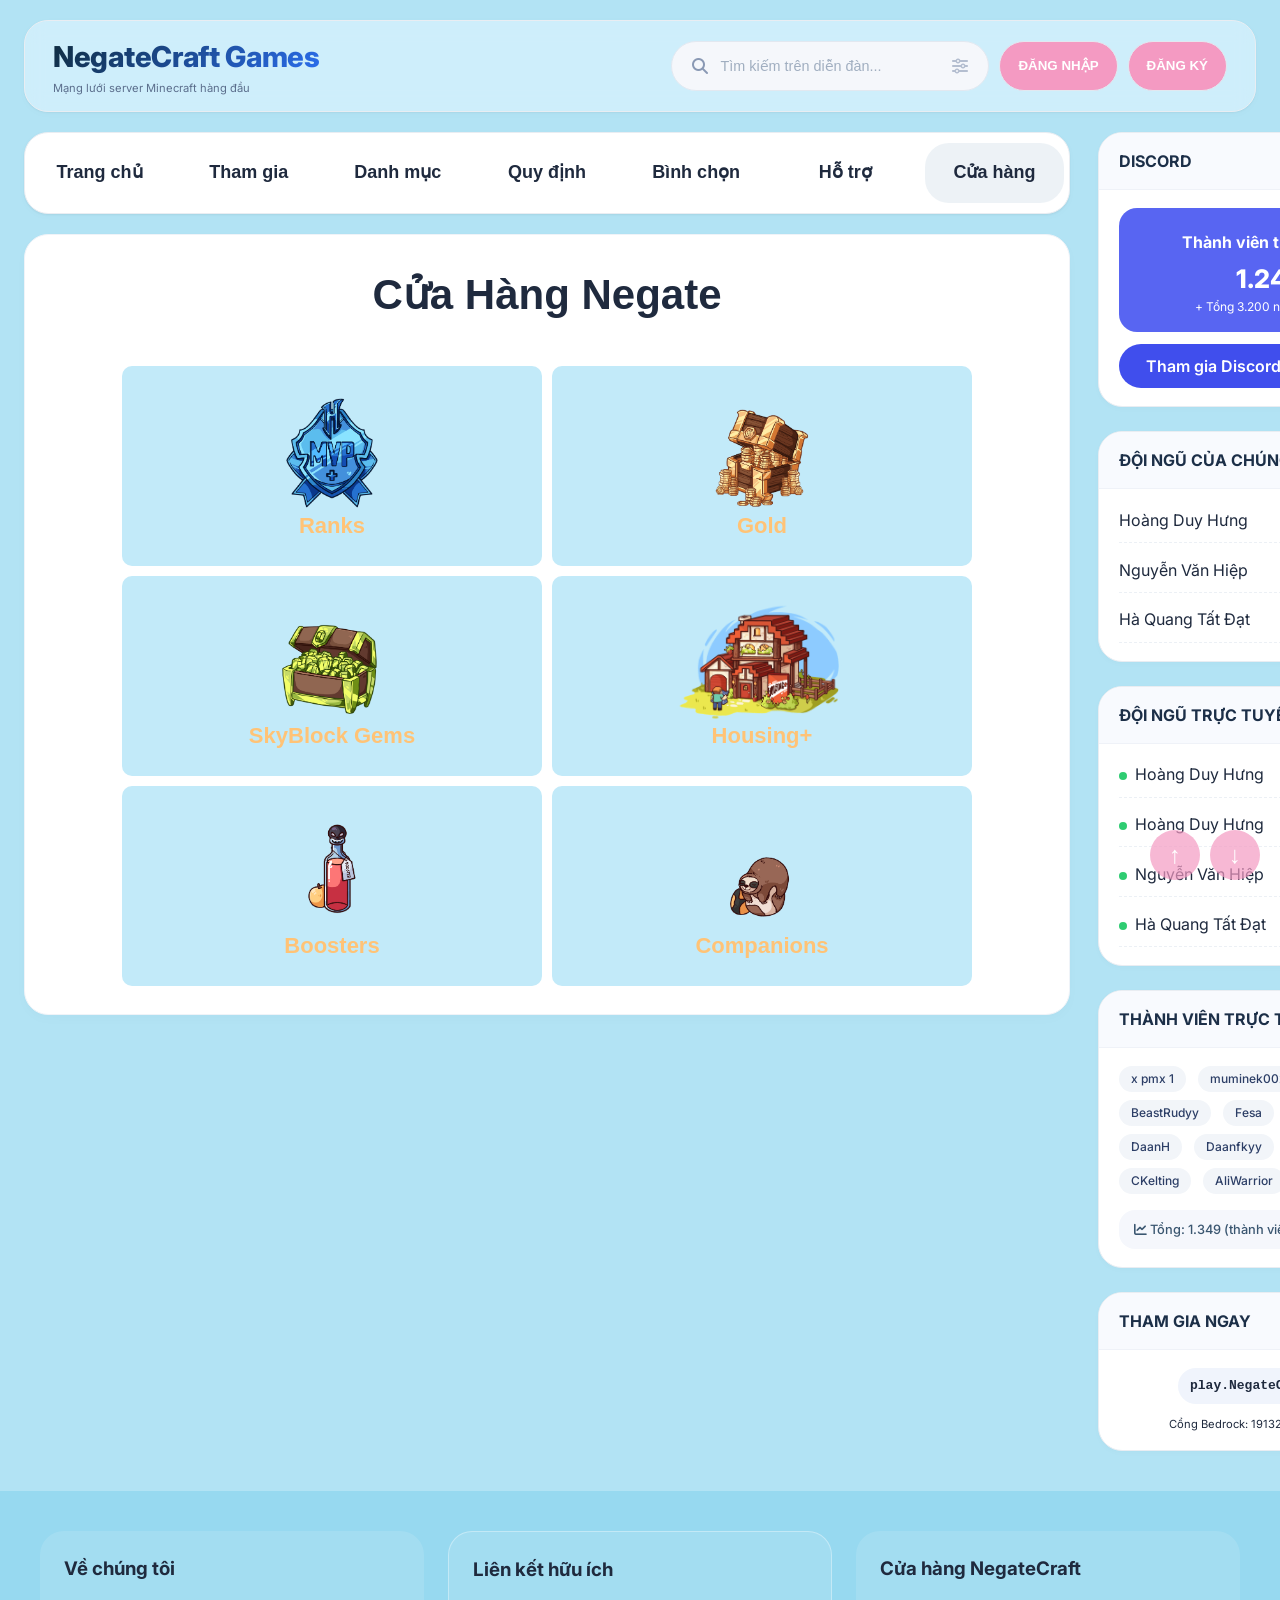
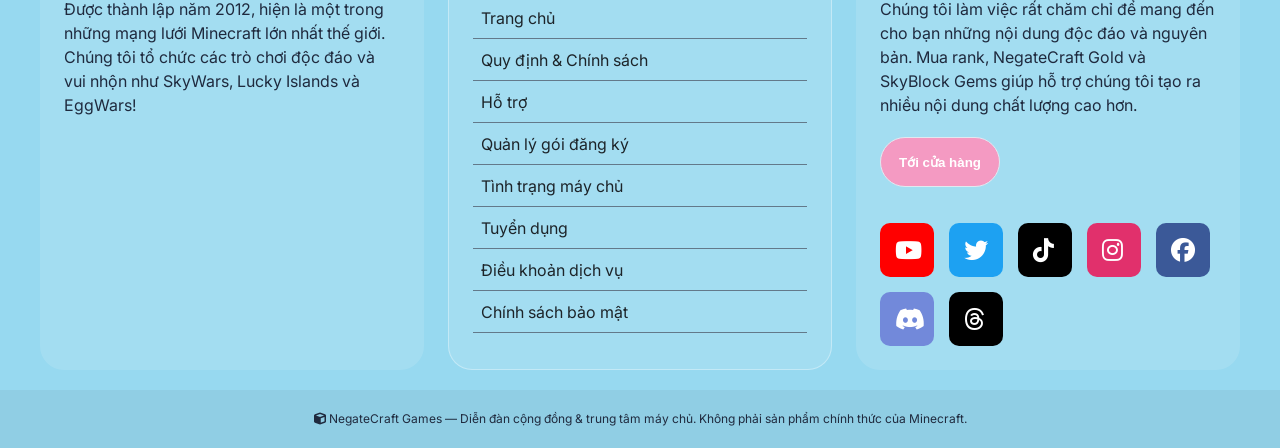
<file: cua_hang.html>
<!DOCTYPE html>
<html lang="vi">

<head>
  <meta charset="UTF-8">
  <meta name="viewport" content="width=device-width, initial-scale=1.0, viewport-fit=cover">
  <title>NegateCraft Games - Cộng đồng & Diễn đàn</title>
  <!-- Font Awesome & Google Fonts -->
  <link rel="stylesheet" href="https://fonts.googleapis.com/css2?family=Inter:opsz,wght@14..32,300;400;500;600;700&display=swap">
  <link rel="stylesheet" href="https://cdnjs.cloudflare.com/ajax/libs/font-awesome/6.5.0/css/all.min.css">
  <!-- External CSS -->
  <link rel="stylesheet" href="./css/main.css">
  <link rel="stylesheet" href="./css/login_register.css">
  <link rel="stylesheet" href="./css/nav.css">
  <link rel="stylesheet" href="./css/play.css">
  <link rel="stylesheet" href="./css/cua_hang.css">
</head>

<body>
  <div class="forum-wrapper">
    <!-- Header với logo + tìm kiếm -->
    <div class="forum-header">
      <div class="logo-area">
        <a href="trang_chu.html"><h1>NegateCraft Games</h1></a>
        <p>Mạng lưới server Minecraft hàng đầu</p>
      </div>
      <div class="header-right">
        <div class="search-area">
          <i class="fas fa-search"></i>
          <input type="text" placeholder="Tìm kiếm trên diễn đàn...">
          <i class="fas fa-sliders-h" style="opacity: 0.6;"></i>
        </div>
        <div class="login-area">
          <button onclick="openLogin()">ĐĂNG NHẬP</button>
        </div>
        <div class="register-area">
          <button onclick="openRegister()">ĐĂNG KÝ</button>
        </div>
      </div>
    </div>

    <!-- MODAL ĐĂNG NHẬP -->
    <div id="loginModal" class="modal">
        <div class="modal-box">
          <span class="close" onclick="closeModal()">&times;</span>
          <h2>Đăng nhập</h2>
          <p>Vui lòng đăng nhập để tiếp tục. <span>Quên mật khẩu?</span></p>
          <form action="login">
            <label for="email">Email</label>
            <input type="text" placeholder="Email của bạn">
            <label for="password">Mật khẩu</label>
            <input type="password" placeholder="Mật khẩu của bạn">
            <button>Đăng nhập</button>
            <p style="margin-top: 10px; text-align: center;">Hoặc</p>
            <button style="background: #5865f2; margin-top: 10px;">Tiếp tục với Discord</button>
            <p style="margin-top: 10px; text-align: center;">Chưa có tài khoản? <span>Đăng ký ngay</span></p>
          </form>
       </div>
    </div>

    <!-- MODAL ĐĂNG KÝ -->
    <div id="registerModal" class="modal">
        <div class="modal-box register-link">
            <span class="close" onclick="closeModal()">&times;</span>
            <h2>Đăng ký</h2>
            <p>Đã có tài khoản? <span>Đăng nhập</span></p>
            <form action="register">
              <label for="email">Email</label>
              <input type="email" placeholder="email@cuaban.com">
              <label for="username">Tên hiển thị</label>
              <input type="text" placeholder="Nhập tên hiển thị">
              <label for="password">Mật khẩu</label>
              <input type="password" placeholder="Mật khẩu của bạn">
              <label for="check-password">Xác nhận mật khẩu</label>
              <input type="password" placeholder="Nhập lại mật khẩu">
              <div style="display: flex; align-items: center; gap: 8px; margin-top: 12px;">
                <input type="checkbox" id="terms" style="cursor: pointer; width: 16px; height: 16px;">
                <label for="terms" style="font-size: 12px; margin: 0; cursor: pointer;">Tôi đồng ý với <a href="#"><span>Điều khoản dịch vụ</span></a> và <a href="#"><span>Chính sách bảo mật</span></a></label>
              </div>
              <button>Đăng ký</button>
              <p style="margin-top: 10px; text-align: center;">Hoặc</p>
              <button style="background: #5865f2; margin-top: 10px;">Tiếp tục với Discord</button>
            </form>
        </div>
    </div>

    <!-- Bố cục chính: nội dung bên trái + thanh bên phải -->
    <div class="forum-grid">
      <!-- CỘT TRÁI: nội dung chính -->
      <div class="main-content">
        <!-- Thanh điều hướng -->
        <nav class="nav-bar">
          <ul class="nav-menu">
            <li><a href="trang_chu.html">Trang chủ</a></li>
            <li><a href="tham_gia.html">Tham gia</a></li>
            <li><a href="danh_muc.html">Danh mục</a></li>
            <li class="dropdown-item">
              <a href="luat_le.html">Quy định</a>
              <ul class="dropdown-menu">
                <li><a href="luat_le.html">Quy tắc máy chủ</a></li>
                <li><a href="luat_le.html">Chính sách bảo mật</a></li>
                <li><a href="luat_le.html">Quy tắc SkyBlock</a></li>
                <li><a href="luat_le.html">Điều khoản dịch vụ</a></li>
              </ul>
            </li>
            <li><a href="binh_chon.html">Bình chọn</a></li>
            <li><a href="ho_tro.html">Hỗ trợ</a></li>
            <li class="active"><a class="nav-link" href="cua_hang.html">Cửa hàng</a></li>
          </ul>
        </nav>

        <div class="announcement-block">
          <div class="page-content">
            <h2>Cửa Hàng Negate</h2>
            <div class="card-body">
              <ul class="playerwall">
                <!-- Mỗi mục là một trò chơi trong hệ thống -->
                <li class="tooltipstered">
                  <a href="#">
                    <img src="./img/store/mvp-plus.png" alt="1">
                    <div class="playerInfo">
                      <div class="username">Ranks</div>
                    </div>
                  </a>
                </li>

                <li class="tooltipstered">
                  <a href="#">
                    <img src="./img/store/4.png" alt="2">
                    <div class="playerInfo">
                      <div class="username">Gold</div>
                    </div>
                  </a>
                </li>

                <li class="tooltipstered">
                  <a href="#">
                    <img src="./img/store/5.png" alt="3">
                    <div class="playerInfo">
                      <div class="username">SkyBlock Gems</div>
                    </div>
                  </a>
                </li>

                <li class="tooltipstered">
                  <a href="#">
                    <img src="./img/store/icon.png" alt="4">
                    <div class="playerInfo">
                      <div class="username">Housing+</div>
                    </div>
                  </a>
                </li>

                <li class="tooltipstered">
                  <a href="#">
                    <img src="./img/store/uhc.png" alt="5">
                    <div class="playerInfo">
                      <div class="username">Boosters</div>
                    </div>
                  </a>
                </li>

                <li class="tooltipstered">
                  <a href="#">
                    <img src="./img/store/icon1.png" alt="6">
                    <div class="playerInfo">
                      <div class="username">Companions</div>
                    </div>
                  </a>
                </li>
              </ul>
            </div>
          </div>
        </div>
      </div>

      <!-- THANH BÊN PHẢI: các widget cộng đồng -->
      <div class="sidebar">
        <!-- Widget Discord -->
        <div class="widget">
          <div class="widget-title">DISCORD</div>
          <div class="widget-content">
            <div class="discord-stats">
              <div style="font-weight: bold; margin: 6px 0;">Thành viên trực tuyến</div>
              <div style="font-size: 1.6rem; font-weight: 800;">1.247</div>
              <div style="font-size: 0.75rem;">+ Tổng 3.200 người online</div>
            </div>
            <a href="https://discord.gg/P8kcQZNn" class="discord-btn" id="discordBtn">Tham gia Discord của chúng tôi</a>
          </div>
        </div>

        <!-- Widget ĐỘI NGŨ CỦA CHÚNG TÔI -->
        <div class="widget">
          <div class="widget-title">ĐỘI NGŨ CỦA CHÚNG TÔI</div>
          <div class="widget-content">
            <div class="team-list">
              <div class="team-member">
                <span>Hoàng Duy Hưng</span>
                <span class="role-badge">Lập trình viên</span>
              </div>
              <div class="team-member">
                <span>Nguyễn Văn Hiệp</span>
                <span class="role-badge">Thành viên</span>
              </div>
              <div class="team-member">
                <span>Hà Quang Tất Đạt</span>
                <span class="role-badge">Trưởng nhóm</span>
              </div>
            </div>
          </div>
        </div>

        <!-- Widget ĐỘI NGŨ TRỰC TUYẾN -->
        <div class="widget">
          <div class="widget-title">ĐỘI NGŨ TRỰC TUYẾN</div>
          <div class="widget-content">
            <div class="team-list">
              <div class="team-member"><span><span class="online-dot"></span>Hoàng Duy Hưng</span><span
                  class="role-badge">Đảm
                  bảo chất lượng</span></div>
              <div class="team-member"><span><span class="online-dot"></span>Hoàng Duy Hưng</span><span
                  class="role-badge">Điều hành viên</span></div>
              <div class="team-member"><span><span class="online-dot"></span>Nguyễn Văn Hiệp</span><span
                  class="role-badge">Quản trị phúc lợi</span></div>
              <div class="team-member"><span><span class="online-dot"></span>Hà Quang Tất Đạt</span><span
                  class="role-badge">Trợ giúp</span></div>
            </div>
          </div>
        </div>

        <!-- Widget THÀNH VIÊN TRỰC TUYẾN -->
        <div class="widget">
          <div class="widget-title">THÀNH VIÊN TRỰC TUYẾN</div>
          <div class="widget-content">
            <div class="username-cloud">
              <span>x pmx 1</span> <span>muminek002</span> <span>xNqkkii</span> <span>BeastRudyy</span>
              <span>Fesa</span> <span>Loskol</span> <span>DaanH</span> <span>Daanfkyy</span>
              <span>TruePenguin</span> <span>CKelting</span> <span>AliWarrior</span> <span>SrMuerto7w7</span>
            </div>
            <div class="total-stats">
              <i class="fas fa-chart-line"></i> Tổng: 1.349 (thành viên: 13, khách: 1.336)
            </div>
          </div>
        </div>

        <!-- Widget IP SERVER -->
        <div class="widget">
          <div class="widget-title">THAM GIA NGAY</div>
          <div class="widget-content" style="text-align: center;">
            <code style="background:#F0F4FC; padding: 8px 12px; border-radius: 32px; display:inline-block; font-weight:600;">play.NegateCraft.net</code>
            <p style="font-size: 0.7rem; margin-top: 12px;">Cổng Bedrock: 19132 | Java 1.8-1.20+</p>
          </div>
        </div>
      </div>
    </div>
  </div>

  <!-- Chân trang chính -->
  <footer class="footer">
    <div class="pageContent">
      <div class="block">
        <div class="block-container">
          <h3>Về chúng tôi</h3>
          <p>Được thành lập năm 2012, hiện là một trong những mạng lưới Minecraft lớn nhất thế giới. Chúng tôi tổ chức các trò chơi độc đáo và vui nhộn như SkyWars, Lucky Islands và EggWars!</p>
        </div>
      </div>
      <div class="block">
        <div class="block-container">
          <h3>Liên kết hữu ích</h3>
          <ul style="list-style: none;">
            <li><a href="#">Trang chủ</a></li>
            <li><a href="#">Quy định & Chính sách</a></li>
            <li><a href="#">Hỗ trợ</a></li>
            <li><a href="#">Quản lý gói đăng ký</a></li>
            <li><a href="#">Tình trạng máy chủ</a></li>
            <li><a href="#">Tuyển dụng</a></li>
            <li><a href="#">Điều khoản dịch vụ</a></li>
            <li><a href="#">Chính sách bảo mật</a></li>
          </ul>
        </div>
      </div>
      <div class="block login-area block-3">
        <div class="block-container">
          <h3>Cửa hàng NegateCraft</h3>
          <p>Chúng tôi làm việc rất chăm chỉ để mang đến cho bạn những nội dung độc đáo và nguyên bản. Mua rank, NegateCraft Gold và SkyBlock Gems giúp hỗ trợ chúng tôi tạo ra nhiều nội dung chất lượng cao hơn.</p>
          <button style="margin: 20px 0px;">Tới cửa hàng</button>
        </div>
        <div class="social">
          <i class="fa-brands fa-youtube"></i>
          <i class="fa-brands fa-twitter"></i>
          <i class="fa-brands fa-tiktok"></i>
          <i class="fa-brands fa-instagram"></i>
          <i class="fa-brands fa-facebook"></i>
          <i class="fa-brands fa-discord"></i>
          <i class="fa-brands fa-threads"></i>
        </div>
      </div>
    </div>
  </footer>

  <!-- Dòng ghi chú cuối -->
  <footer class="footer-note">
    <i class="fas fa-cube"></i> NegateCraft Games — Diễn đàn cộng đồng & trung tâm máy chủ. Không phải sản phẩm chính thức của Minecraft.
  </footer>

  <!-- Nút cuộn trang -->
  <div class="scrollButtons">
    <button id="scrollUpBtn" title="Lên đầu trang">↑</button>
    <button id="scrollDownBtn" title="Xuống cuối trang">↓</button>
  </div>
  <script src="./js/script.js"></script>
</body>
</html>
</file>
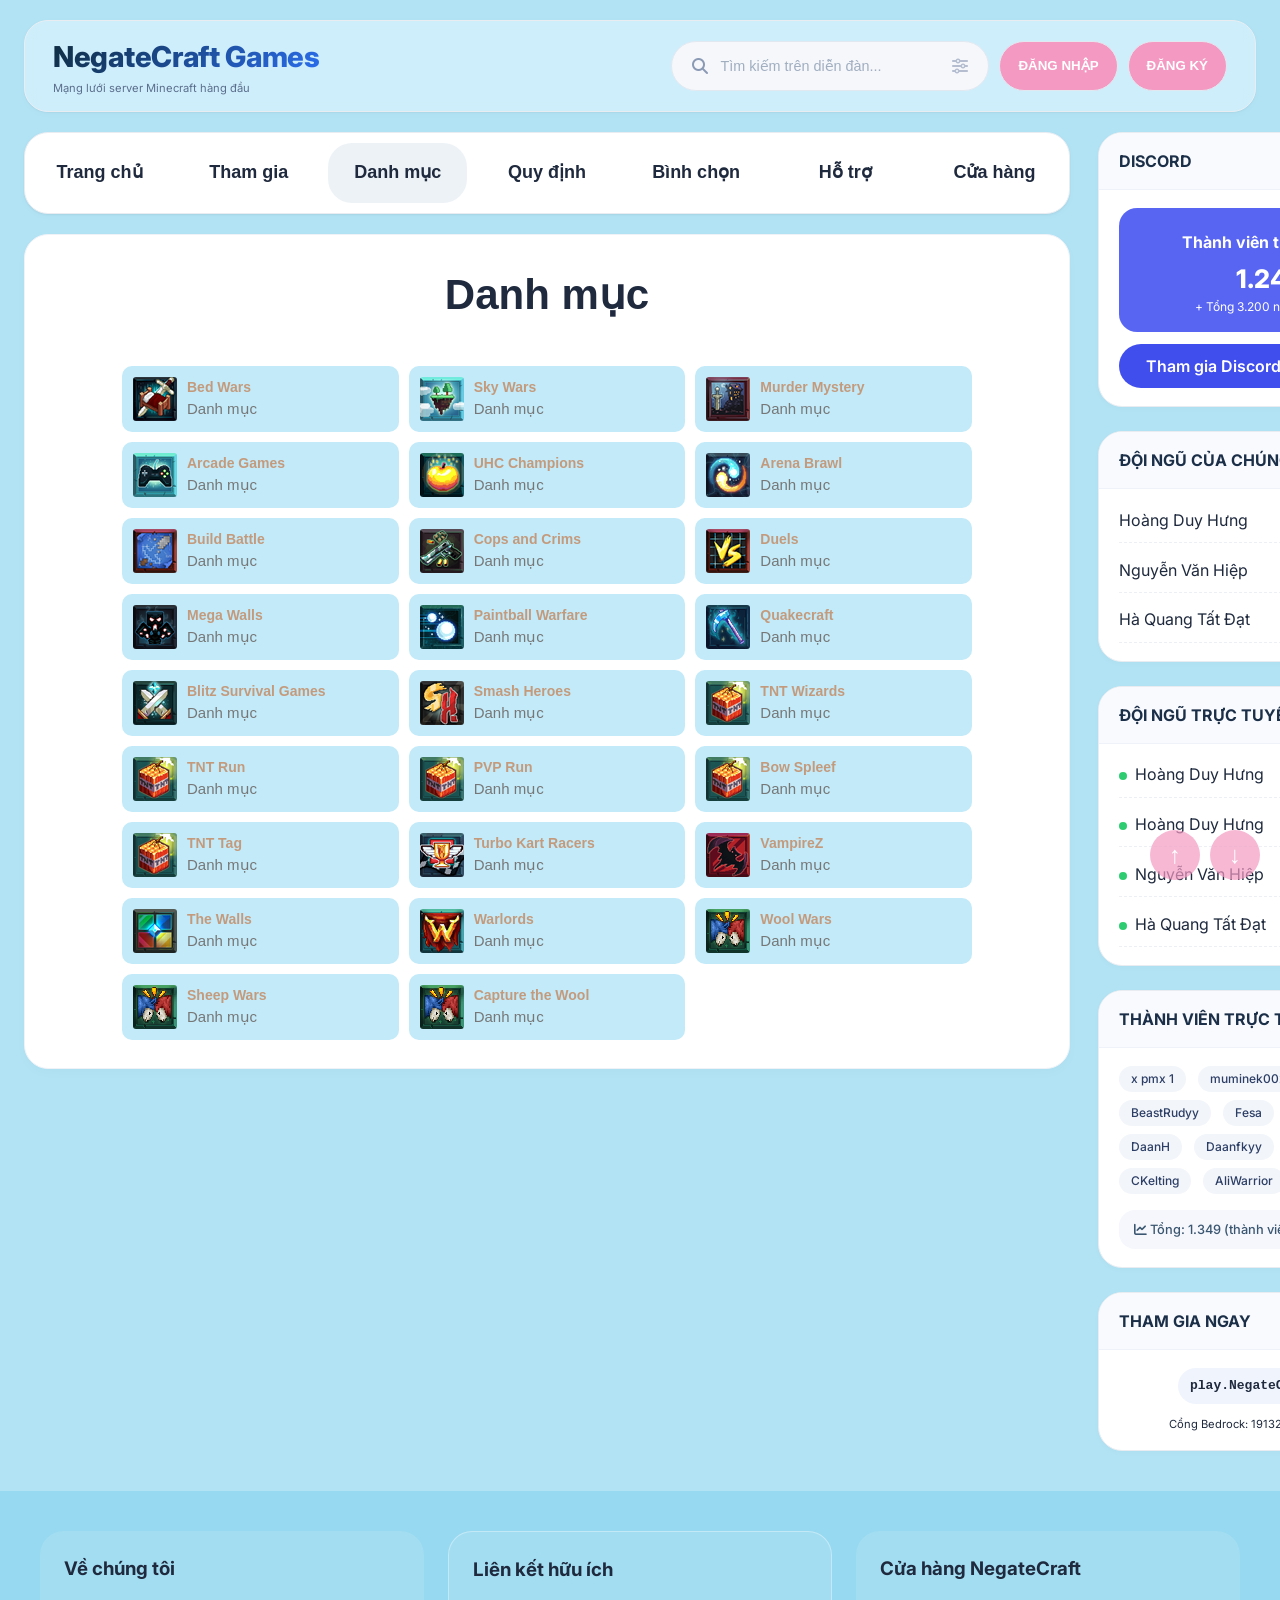
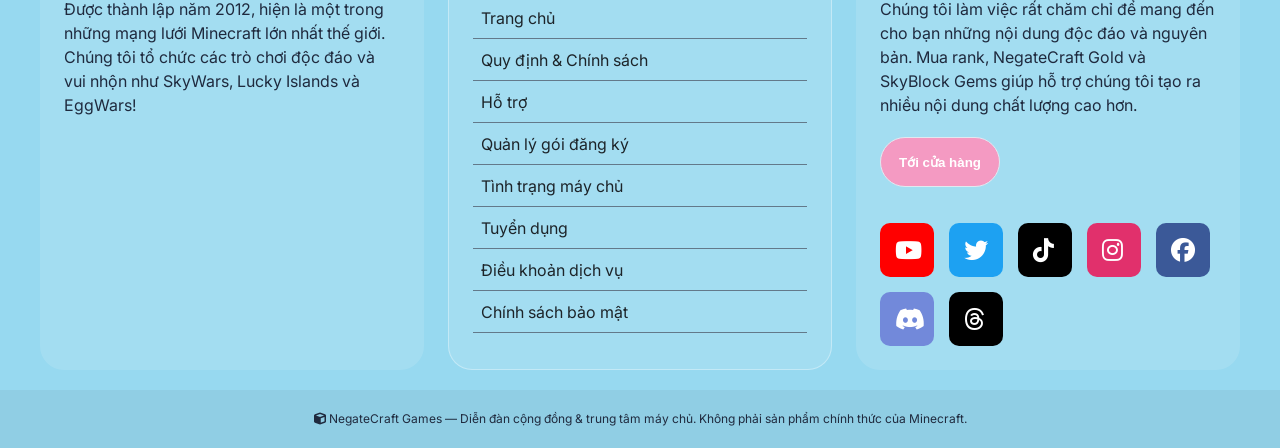
<file: danh_muc.html>
<!DOCTYPE html>
<html lang="vi">

<head>
  <meta charset="UTF-8">
  <meta name="viewport" content="width=device-width, initial-scale=1.0, viewport-fit=cover">
  <title>NegateCraft Games - Cộng đồng & Diễn đàn</title>
  <!-- Font Awesome & Google Fonts -->
  <link rel="stylesheet" href="https://fonts.googleapis.com/css2?family=Inter:opsz,wght@14..32,300;400;500;600;700&display=swap">
  <link rel="stylesheet" href="https://cdnjs.cloudflare.com/ajax/libs/font-awesome/6.5.0/css/all.min.css">
  <!-- External CSS -->
  <link rel="stylesheet" href="./css/main.css">
  <link rel="stylesheet" href="./css/login_register.css">
  <link rel="stylesheet" href="./css/nav.css">
  <link rel="stylesheet" href="./css/play.css">
  <link rel="stylesheet" href="./css/danh_muc.css">
</head>

<body>
  <div class="forum-wrapper">
    <!-- Header với logo + tìm kiếm -->
    <div class="forum-header">
      <div class="logo-area">
        <a href="trang_chu.html"><h1>NegateCraft Games</h1></a>
        <p>Mạng lưới server Minecraft hàng đầu</p>
      </div>
      <div class="header-right">
        <div class="search-area">
          <i class="fas fa-search"></i>
          <input type="text" placeholder="Tìm kiếm trên diễn đàn...">
          <i class="fas fa-sliders-h" style="opacity: 0.6;"></i>
        </div>
        <div class="login-area">
          <button onclick="openLogin()">ĐĂNG NHẬP</button>
        </div>
        <div class="register-area">
          <button onclick="openRegister()">ĐĂNG KÝ</button>
        </div>
      </div>
    </div>

    <!-- MODAL ĐĂNG NHẬP -->
    <div id="loginModal" class="modal">
        <div class="modal-box">
          <span class="close" onclick="closeModal()">&times;</span>
          <h2>Đăng nhập</h2>
          <p>Vui lòng đăng nhập để tiếp tục. <span>Quên mật khẩu?</span></p>
          <form action="login">
            <label for="email">Email</label>
            <input type="text" placeholder="Email của bạn">
            <label for="password">Mật khẩu</label>
            <input type="password" placeholder="Mật khẩu của bạn">
            <button>Đăng nhập</button>
            <p style="margin-top: 10px; text-align: center;">Hoặc</p>
            <button style="background: #5865f2; margin-top: 10px;">Tiếp tục với Discord</button>
            <p style="margin-top: 10px; text-align: center;">Chưa có tài khoản? <span>Đăng ký ngay</span></p>
          </form>
       </div>
    </div>

    <!-- MODAL ĐĂNG KÝ -->
    <div id="registerModal" class="modal">
        <div class="modal-box register-link">
            <span class="close" onclick="closeModal()">&times;</span>
            <h2>Đăng ký</h2>
            <p>Đã có tài khoản? <span>Đăng nhập</span></p>
            <form action="register">
              <label for="email">Email</label>
              <input type="email" placeholder="email@cuaban.com">
              <label for="username">Tên hiển thị</label>
              <input type="text" placeholder="Nhập tên hiển thị">
              <label for="password">Mật khẩu</label>
              <input type="password" placeholder="Mật khẩu của bạn">
              <label for="check-password">Xác nhận mật khẩu</label>
              <input type="password" placeholder="Nhập lại mật khẩu">
              <div style="display: flex; align-items: center; gap: 8px; margin-top: 12px;">
                <input type="checkbox" id="terms" style="cursor: pointer; width: 16px; height: 16px;">
                <label for="terms" style="font-size: 12px; margin: 0; cursor: pointer;">Tôi đồng ý với <a href="#"><span>Điều khoản dịch vụ</span></a> và <a href="#"><span>Chính sách bảo mật</span></a></label>
              </div>
              <button>Đăng ký</button>
              <p style="margin-top: 10px; text-align: center;">Hoặc</p>
              <button style="background: #5865f2; margin-top: 10px;">Tiếp tục với Discord</button>
            </form>
        </div>
    </div>

    <!-- Bố cục chính: nội dung bên trái + thanh bên phải -->
    <div class="forum-grid">
      <!-- CỘT TRÁI: nội dung chính -->
      <div class="main-content">
        <!-- Thanh điều hướng -->
        <nav class="nav-bar">
          <ul class="nav-menu">
            <li><a href="trang_chu.html">Trang chủ</a></li>
            <li><a href="tham_gia.html">Tham gia</a></li>
            <li class="active"><a class="nav-link" href="danh_muc.html">Danh mục</a></li>
            <li class="dropdown-item">
              <a href="luat_le.html">Quy định</a>
              <ul class="dropdown-menu">
                <li><a href="luat_le.html">Quy tắc máy chủ</a></li>
                <li><a href="luat_le.html">Chính sách bảo mật</a></li>
                <li><a href="luat_le.html">Quy tắc SkyBlock</a></li>
                <li><a href="luat_le.html">Điều khoản dịch vụ</a></li>
              </ul>
            </li>
            <li><a href="binh_chon.html">Bình chọn</a></li>
            <li><a href="ho_tro.html">Hỗ trợ</a></li>
            <li><a href="cua_hang.html">Cửa hàng</a></li>
          </ul>
        </nav>

        <div class="announcement-block">
          <div class="page-content">
            <h2>Danh mục</h2>
            <div class="card-body">
              <ul class="playerwall">
                <!-- Mỗi mục là một trò chơi trong hệ thống -->
                <li class="tooltipstered">
                  <a href="#">
                    <img src="./img/game-icon/BedWars-44.png" alt="1">
                    <div class="playerInfo">
                      <div class="username">Bed Wars</div>
                      <div class="game">Danh mục</div>
                    </div>
                  </a>
                </li>

                <li class="tooltipstered">
                  <a href="#">
                    <img src="./img/game-icon/Skywars-44.png" alt="2">
                    <div class="playerInfo">
                      <div class="username">Sky Wars</div>
                      <div class="game">Danh mục</div>
                    </div>
                  </a>
                </li>

                <li class="tooltipstered">
                  <a href="#">
                    <img src="./img/game-icon/MurderMystery-44.png" alt="3">
                    <div class="playerInfo">
                      <div class="username">Murder Mystery</div>
                      <div class="game">Danh mục</div>
                    </div>
                  </a>
                </li>

                <li class="tooltipstered">
                  <a href="#">
                    <img src="./img/game-icon/Arcade-44.png" alt="4">
                    <div class="playerInfo">
                      <div class="username">Arcade Games</div>
                      <div class="game">Danh mục</div>
                    </div>
                  </a>
                </li>

                <li class="tooltipstered">
                  <a href="#">
                    <img src="./img/game-icon/UHC-44.png" alt="5">
                    <div class="playerInfo">
                      <div class="username">UHC Champions</div>
                      <div class="game">Danh mục</div>
                    </div>
                  </a>
                </li>

                <li class="tooltipstered">
                  <a href="#">
                    <img src="./img/game-icon/Arena-44.png" alt="6">
                    <div class="playerInfo">
                      <div class="username">Arena Brawl</div>
                      <div class="game">Danh mục</div>
                    </div>
                  </a>
                </li>

                <li class="tooltipstered">
                  <a href="#">
                    <img src="./img/game-icon/BuildBattle-44.png" alt="7">
                    <div class="playerInfo">
                      <div class="username">Build Battle</div>
                      <div class="game">Danh mục</div>
                    </div>
                  </a>
                </li>

                <li class="tooltipstered">
                  <a href="#">
                    <img src="./img/game-icon/CVC-44.png" alt="8">
                    <div class="playerInfo">
                      <div class="username">Cops and Crims</div>
                      <div class="game">Danh mục</div>
                    </div>
                  </a>
                </li>

                <li class="tooltipstered">
                  <a href="#">
                    <img src="./img/game-icon/Duels-44.png" alt="9">
                    <div class="playerInfo">
                      <div class="username">Duels</div>
                      <div class="game">Danh mục</div>
                    </div>
                  </a>
                </li>

                <li class="tooltipstered">
                  <a href="#">
                    <img src="./img/game-icon/MegaWalls-44.png" alt="10">
                    <div class="playerInfo">
                      <div class="username">Mega Walls</div>
                      <div class="game">Danh mục</div>
                    </div>
                  </a>
                </li>

                <li class="tooltipstered">
                  <a href="#">
                    <img src="./img/game-icon/Paintball-44.png" alt="11">
                    <div class="playerInfo">
                      <div class="username">Paintball Warfare</div>
                      <div class="game">Danh mục</div>
                    </div>
                  </a>
                </li>

                <li class="tooltipstered">
                  <a href="#">
                    <img src="./img/game-icon/Quakecraft-44.png" alt="12">
                    <div class="playerInfo">
                      <div class="username">Quakecraft</div>
                      <div class="game">Danh mục</div>
                    </div>
                  </a>
                </li>

                <li class="tooltipstered">
                  <a href="#">
                    <img src="./img/game-icon/SG-44.png" alt="13">
                    <div class="playerInfo">
                      <div class="username">Blitz Survival Games</div>
                      <div class="game">Danh mục</div>
                    </div>
                  </a>
                </li>

                <li class="tooltipstered">
                  <a href="#">
                    <img src="./img/game-icon/SmashHeroes-44.png" alt="14">
                    <div class="playerInfo">
                      <div class="username">Smash Heroes</div>
                      <div class="game">Danh mục</div>
                    </div>
                  </a>
                </li>

                <li class="tooltipstered">
                  <a href="#">
                    <img src="./img/game-icon/TNT-44.png" alt="14">
                    <div class="playerInfo">
                      <div class="username">TNT Wizards</div>
                      <div class="game">Danh mục</div>
                    </div>
                  </a>
                </li>

                <li class="tooltipstered">
                  <a href="#">
                    <img src="./img/game-icon/TNT-44.png" alt="15">
                    <div class="playerInfo">
                      <div class="username">TNT Run</div>
                      <div class="game">Danh mục</div>
                    </div>
                  </a>
                </li>

                <li class="tooltipstered">
                  <a href="#">
                    <img src="./img/game-icon/TNT-44.png" alt="16">
                    <div class="playerInfo">
                      <div class="username">PVP Run</div>
                      <div class="game">Danh mục</div>
                    </div>
                  </a>
                </li>

                <li class="tooltipstered">
                  <a href="#">
                    <img src="./img/game-icon/TNT-44.png" alt="17">
                    <div class="playerInfo">
                      <div class="username">Bow Spleef</div>
                      <div class="game">Danh mục</div>
                    </div>
                  </a>
                </li>

                <li class="tooltipstered">
                  <a href="#">
                    <img src="./img/game-icon/TNT-44.png" alt="18">
                    <div class="playerInfo">
                      <div class="username">TNT Tag</div>
                      <div class="game">Danh mục</div>
                    </div>
                  </a>
                </li>

                <li class="tooltipstered">
                  <a href="#">
                    <img src="./img/game-icon/TurboKartRacers-44.png" alt="19">
                    <div class="playerInfo">
                      <div class="username">Turbo Kart Racers</div>
                      <div class="game">Danh mục</div>
                    </div>
                  </a>
                </li>

                <li class="tooltipstered">
                  <a href="#">
                    <img src="./img/game-icon/VampireZ-44.png" alt="20">
                    <div class="playerInfo">
                      <div class="username">VampireZ</div>
                      <div class="game">Danh mục</div>
                    </div>
                  </a>
                </li>

                <li class="tooltipstered">
                  <a href="#">
                    <img src="./img/game-icon/Walls-44.png" alt="21">
                    <div class="playerInfo">
                      <div class="username">The Walls</div>
                      <div class="game">Danh mục</div>
                    </div>
                  </a>
                </li>

                <li class="tooltipstered">
                  <a href="#">
                    <img src="./img/game-icon/Warlords-44.png" alt="22">
                    <div class="playerInfo">
                      <div class="username">Warlords</div>
                      <div class="game">Danh mục</div>
                    </div>
                  </a>
                </li>

                <li class="tooltipstered">
                  <a href="#">
                    <img src="./img/game-icon/WoolGames-44.png" alt="23">
                    <div class="playerInfo">
                      <div class="username">Wool Wars</div>
                      <div class="game">Danh mục</div>
                    </div>
                  </a>
                </li>

                <li class="tooltipstered">
                  <a href="#">
                    <img src="./img/game-icon/WoolGames-44.png" alt="24">
                    <div class="playerInfo">
                      <div class="username">Sheep Wars</div>
                      <div class="game">Danh mục</div>
                    </div>
                  </a>
                </li>

                <li class="tooltipstered">
                  <a href="#">
                    <img src="./img/game-icon/WoolGames-44.png" alt="25">
                    <div class="playerInfo">
                      <div class="username">Capture the Wool</div>
                      <div class="game">Danh mục</div>
                    </div>
                  </a>
                </li>
              </ul>
            </div>
          </div>
        </div>
      </div>

      <!-- THANH BÊN PHẢI: các widget cộng đồng -->
      <div class="sidebar">
        <!-- Widget Discord -->
        <div class="widget">
          <div class="widget-title">DISCORD</div>
          <div class="widget-content">
            <div class="discord-stats">
              <div style="font-weight: bold; margin: 6px 0;">Thành viên trực tuyến</div>
              <div style="font-size: 1.6rem; font-weight: 800;">1.247</div>
              <div style="font-size: 0.75rem;">+ Tổng 3.200 người online</div>
            </div>
            <a href="https://discord.gg/P8kcQZNn" class="discord-btn" id="discordBtn">Tham gia Discord của chúng tôi</a>
          </div>
        </div>

        <!-- Widget ĐỘI NGŨ CỦA CHÚNG TÔI -->
        <div class="widget">
          <div class="widget-title">ĐỘI NGŨ CỦA CHÚNG TÔI</div>
          <div class="widget-content">
            <div class="team-list">
              <div class="team-member">
                <span>Hoàng Duy Hưng</span>
                <span class="role-badge">Lập trình viên</span>
              </div>
              <div class="team-member">
                <span>Nguyễn Văn Hiệp</span>
                <span class="role-badge">Thành viên</span>
              </div>
              <div class="team-member">
                <span>Hà Quang Tất Đạt</span>
                <span class="role-badge">Trưởng nhóm</span>
              </div>
            </div>
          </div>
        </div>

        <!-- Widget ĐỘI NGŨ TRỰC TUYẾN -->
        <div class="widget">
          <div class="widget-title">ĐỘI NGŨ TRỰC TUYẾN</div>
          <div class="widget-content">
            <div class="team-list">
              <div class="team-member"><span><span class="online-dot"></span>Hoàng Duy Hưng</span><span
                  class="role-badge">Đảm
                  bảo chất lượng</span></div>
              <div class="team-member"><span><span class="online-dot"></span>Hoàng Duy Hưng</span><span
                  class="role-badge">Điều hành viên</span></div>
              <div class="team-member"><span><span class="online-dot"></span>Nguyễn Văn Hiệp</span><span
                  class="role-badge">Quản trị phúc lợi</span></div>
              <div class="team-member"><span><span class="online-dot"></span>Hà Quang Tất Đạt</span><span
                  class="role-badge">Trợ giúp</span></div>
            </div>
          </div>
        </div>

        <!-- Widget THÀNH VIÊN TRỰC TUYẾN -->
        <div class="widget">
          <div class="widget-title">THÀNH VIÊN TRỰC TUYẾN</div>
          <div class="widget-content">
            <div class="username-cloud">
              <span>x pmx 1</span> <span>muminek002</span> <span>xNqkkii</span> <span>BeastRudyy</span>
              <span>Fesa</span> <span>Loskol</span> <span>DaanH</span> <span>Daanfkyy</span>
              <span>TruePenguin</span> <span>CKelting</span> <span>AliWarrior</span> <span>SrMuerto7w7</span>
            </div>
            <div class="total-stats">
              <i class="fas fa-chart-line"></i> Tổng: 1.349 (thành viên: 13, khách: 1.336)
            </div>
          </div>
        </div>

        <!-- Widget IP SERVER -->
        <div class="widget">
          <div class="widget-title">THAM GIA NGAY</div>
          <div class="widget-content" style="text-align: center;">
            <code style="background:#F0F4FC; padding: 8px 12px; border-radius: 32px; display:inline-block; font-weight:600;">play.NegateCraft.net</code>
            <p style="font-size: 0.7rem; margin-top: 12px;">Cổng Bedrock: 19132 | Java 1.8-1.20+</p>
          </div>
        </div>
      </div>
    </div>
  </div>

  <!-- Chân trang chính -->
  <footer class="footer">
    <div class="pageContent">
      <div class="block">
        <div class="block-container">
          <h3>Về chúng tôi</h3>
          <p>Được thành lập năm 2012, hiện là một trong những mạng lưới Minecraft lớn nhất thế giới. Chúng tôi tổ chức các trò chơi độc đáo và vui nhộn như SkyWars, Lucky Islands và EggWars!</p>
        </div>
      </div>
      <div class="block">
        <div class="block-container">
          <h3>Liên kết hữu ích</h3>
          <ul style="list-style: none;">
            <li><a href="#">Trang chủ</a></li>
            <li><a href="#">Quy định & Chính sách</a></li>
            <li><a href="#">Hỗ trợ</a></li>
            <li><a href="#">Quản lý gói đăng ký</a></li>
            <li><a href="#">Tình trạng máy chủ</a></li>
            <li><a href="#">Tuyển dụng</a></li>
            <li><a href="#">Điều khoản dịch vụ</a></li>
            <li><a href="#">Chính sách bảo mật</a></li>
          </ul>
        </div>
      </div>
      <div class="block login-area block-3">
        <div class="block-container">
          <h3>Cửa hàng NegateCraft</h3>
          <p>Chúng tôi làm việc rất chăm chỉ để mang đến cho bạn những nội dung độc đáo và nguyên bản. Mua rank, NegateCraft Gold và SkyBlock Gems giúp hỗ trợ chúng tôi tạo ra nhiều nội dung chất lượng cao hơn.</p>
          <button style="margin: 20px 0px;">Tới cửa hàng</button>
        </div>
        <div class="social">
          <i class="fa-brands fa-youtube"></i>
          <i class="fa-brands fa-twitter"></i>
          <i class="fa-brands fa-tiktok"></i>
          <i class="fa-brands fa-instagram"></i>
          <i class="fa-brands fa-facebook"></i>
          <i class="fa-brands fa-discord"></i>
          <i class="fa-brands fa-threads"></i>
        </div>
      </div>
    </div>
  </footer>

  <!-- Dòng ghi chú cuối -->
  <footer class="footer-note">
    <i class="fas fa-cube"></i> NegateCraft Games — Diễn đàn cộng đồng & trung tâm máy chủ. Không phải sản phẩm chính thức của Minecraft.
  </footer>

  <!-- Nút cuộn trang -->
  <div class="scrollButtons">
    <button id="scrollUpBtn" title="Lên đầu trang">↑</button>
    <button id="scrollDownBtn" title="Xuống cuối trang">↓</button>
  </div>
  <script src="./js/script.js"></script>
</body>
</html>
</file>
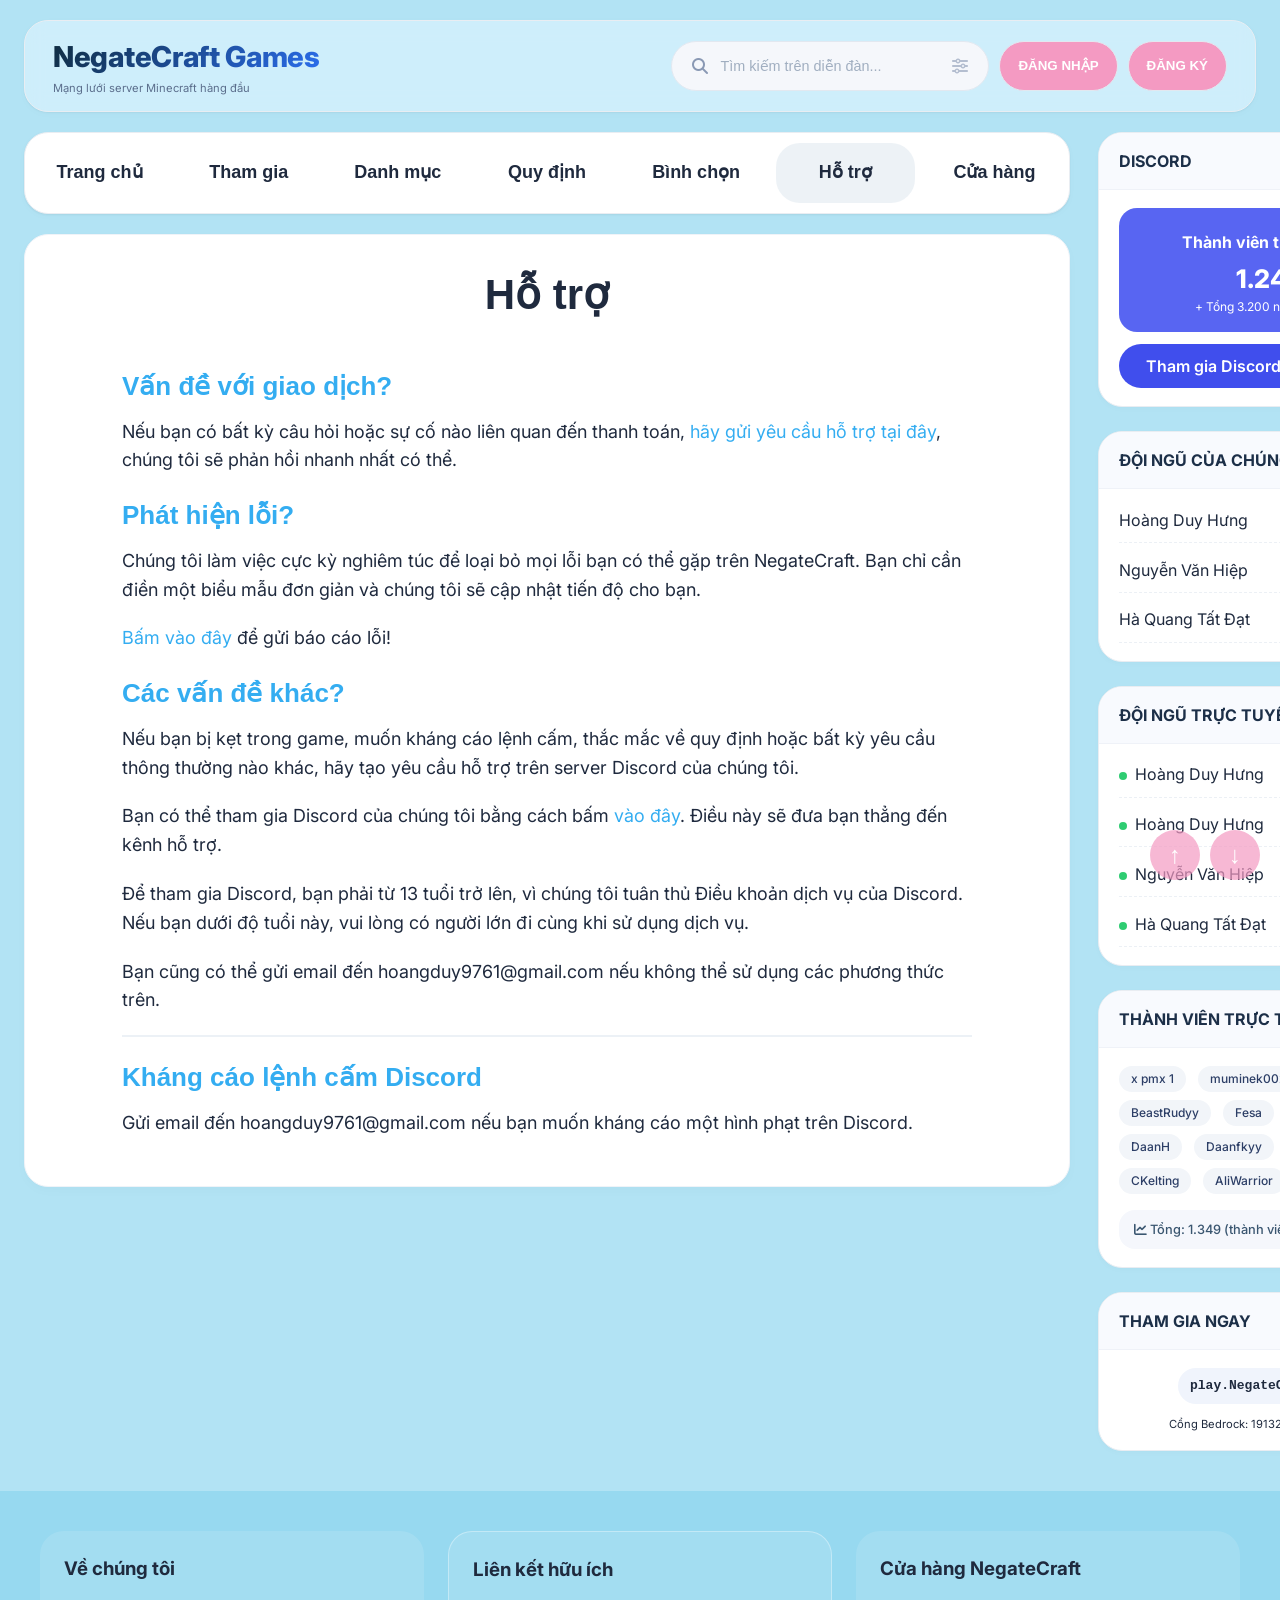
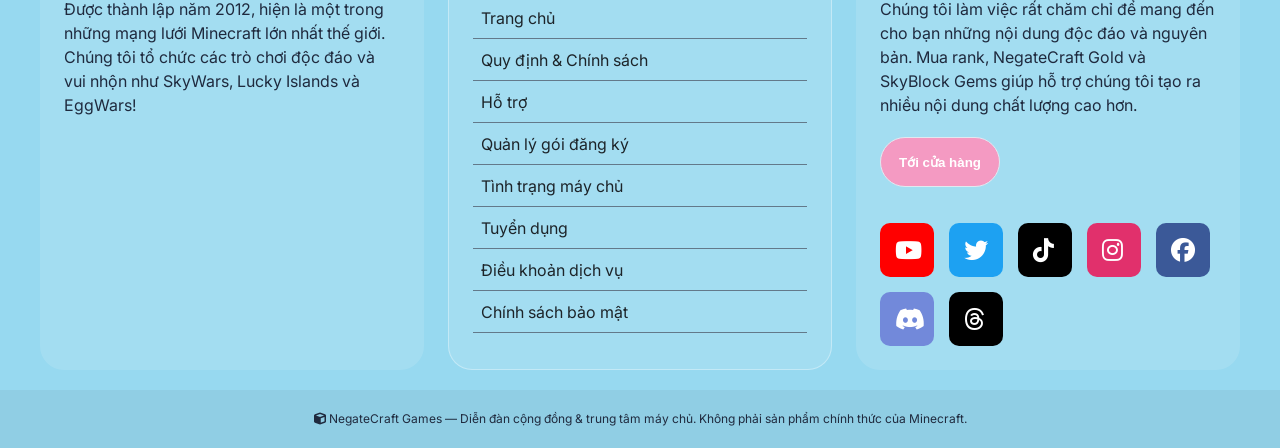
<file: ho_tro.html>
<!DOCTYPE html>
<html lang="vi">

<head>
  <meta charset="UTF-8">
  <meta name="viewport" content="width=device-width, initial-scale=1.0, viewport-fit=cover">
  <title>NegateCraft Games - Cộng đồng & Diễn đàn</title>
  <!-- Font Awesome & Google Fonts -->
  <link rel="stylesheet" href="https://fonts.googleapis.com/css2?family=Inter:opsz,wght@14..32,300;400;500;600;700&display=swap">
  <link rel="stylesheet" href="https://cdnjs.cloudflare.com/ajax/libs/font-awesome/6.5.0/css/all.min.css">
  <!-- External CSS -->
  <link rel="stylesheet" href="./css/main.css">
  <link rel="stylesheet" href="./css/login_register.css">
  <link rel="stylesheet" href="./css/nav.css">
  <link rel="stylesheet" href="./css/play.css">
  <link rel="stylesheet" href="./css/support.css">
</head>

<body>
  <div class="forum-wrapper">
    <!-- Header với logo + tìm kiếm -->
    <div class="forum-header">
      <div class="logo-area">
        <a href="trang_chu.html"><h1>NegateCraft Games</h1></a>
        <p>Mạng lưới server Minecraft hàng đầu</p>
      </div>
      <div class="header-right">
        <div class="search-area">
          <i class="fas fa-search"></i>
          <input type="text" placeholder="Tìm kiếm trên diễn đàn...">
          <i class="fas fa-sliders-h" style="opacity: 0.6;"></i>
        </div>
        <div class="login-area">
          <button onclick="openLogin()">ĐĂNG NHẬP</button>
        </div>
        <div class="register-area">
          <button onclick="openRegister()">ĐĂNG KÝ</button>
        </div>
      </div>
    </div>

    <!-- MODAL ĐĂNG NHẬP -->
    <div id="loginModal" class="modal">
        <div class="modal-box">
          <span class="close" onclick="closeModal()">&times;</span>
          <h2>Đăng nhập</h2>
          <p>Vui lòng đăng nhập để tiếp tục. <span>Quên mật khẩu?</span></p>
          <form action="login">
            <label for="email">Email</label>
            <input type="email" placeholder="Email của bạn" id="email" name="email" required>
            <label for="password">Mật khẩu</label>
            <input type="password" placeholder="Mật khẩu của bạn" id="password" name="password" required>
            <button>Đăng nhập</button>
            <p style="margin-top: 10px; text-align: center;">Hoặc</p>
            <button style="background: #5865f2; margin-top: 10px;">Tiếp tục với Discord</button>
            <p style="margin-top: 10px; text-align: center;">Chưa có tài khoản? <span>Đăng ký ngay</span></p>
          </form>
       </div>
    </div>

    <!-- MODAL ĐĂNG KÝ -->
    <div id="registerModal" class="modal">
        <div class="modal-box register-link">
            <span class="close" onclick="closeModal()">&times;</span>
            <h2>Đăng ký</h2>
            <p>Đã có tài khoản? <span>Đăng nhập</span></p>
            <form action="register">
              <label for="email">Email</label>
              <input type="email" placeholder="email@cuaban.com">
              <label for="username">Tên hiển thị</label>
              <input type="text" placeholder="Nhập tên hiển thị">
              <label for="password">Mật khẩu</label>
              <input type="password" placeholder="Mật khẩu của bạn">
              <label for="check-password">Xác nhận mật khẩu</label>
              <input type="password" placeholder="Nhập lại mật khẩu">
              <div style="display: flex; align-items: center; gap: 8px; margin-top: 12px;">
                <input type="checkbox" id="terms" style="cursor: pointer; width: 16px; height: 16px;">
                <label for="terms" style="font-size: 12px; margin: 0; cursor: pointer;">Tôi đồng ý với <a href="#"><span>Điều khoản dịch vụ</span></a> và <a href="#"><span>Chính sách bảo mật</span></a></label>
              </div>
              <button>Đăng ký</button>
              <p style="margin-top: 10px; text-align: center;">Hoặc</p>
              <button style="background: #5865f2; margin-top: 10px;">Tiếp tục với Discord</button>
            </form>
        </div>
    </div>

    <!-- Bố cục chính: nội dung bên trái + thanh bên phải -->
    <div class="forum-grid">
      <!-- CỘT TRÁI: nội dung chính -->
      <div class="main-content">
        <!-- Thanh điều hướng -->
        <nav class="nav-bar">
          <ul class="nav-menu">
            <li><a href="trang_chu.html">Trang chủ</a></li>
            <li><a href="tham_gia.html">Tham gia</a></li>
            <li><a href="danh_muc.html">Danh mục</a></li>
            <li class="dropdown-item">
              <a href="luat_le.html">Quy định</a>
              <ul class="dropdown-menu">
                <li><a href="luat_le.html">Quy tắc máy chủ</a></li>
                <li><a href="luat_le.html">Chính sách bảo mật</a></li>
                <li><a href="luat_le.html">Quy tắc SkyBlock</a></li>
                <li><a href="luat_le.html">Điều khoản dịch vụ</a></li>
              </ul>
            </li>
            <li><a href="binh_chon.html">Bình chọn</a></li>
            <li class="active"><a class="nav-link" href="ho_tro.html">Hỗ trợ</a></li>
            <li><a href="cua_hang.html">Cửa hàng</a></li>
          </ul>
        </nav>

        <div class="announcement-block">
          <div class="page-content">
            <h2>Hỗ trợ</h2>
            <div class="card-body">
              <h2>Vấn đề với giao dịch?</h2>
              <p>Nếu bạn có bất kỳ câu hỏi hoặc sự cố nào liên quan đến thanh toán, <span class="text-color">hãy gửi yêu cầu hỗ trợ tại đây</span>, chúng tôi sẽ phản hồi nhanh nhất có thể.</p>

              <h2>Phát hiện lỗi?</h2>
              <p>Chúng tôi làm việc cực kỳ nghiêm túc để loại bỏ mọi lỗi bạn có thể gặp trên NegateCraft. Bạn chỉ cần điền một biểu mẫu đơn giản và chúng tôi sẽ cập nhật tiến độ cho bạn.</p>
              <p><span class="text-color">Bấm vào đây</span> để gửi báo cáo lỗi!</p>

              <h2>Các vấn đề khác?</h2>
              <p>Nếu bạn bị kẹt trong game, muốn kháng cáo lệnh cấm, thắc mắc về quy định hoặc bất kỳ yêu cầu thông thường nào khác, hãy tạo yêu cầu hỗ trợ trên server Discord của chúng tôi.</p>
              <p>Bạn có thể tham gia Discord của chúng tôi bằng cách bấm <span class="text-color">vào đây</span>. Điều này sẽ đưa bạn thẳng đến kênh hỗ trợ.</p>
              <p>Để tham gia Discord, bạn phải từ 13 tuổi trở lên, vì chúng tôi tuân thủ Điều khoản dịch vụ của Discord. Nếu bạn dưới độ tuổi này, vui lòng có người lớn đi cùng khi sử dụng dịch vụ.</p>
              <p style="padding-bottom: 0;">Bạn cũng có thể gửi email đến hoangduy9761@gmail.com nếu không thể sử dụng các phương thức trên.</p>

              <hr>

              <h2>Kháng cáo lệnh cấm Discord</h2>
              <p>Gửi email đến hoangduy9761@gmail.com nếu bạn muốn kháng cáo một hình phạt trên Discord.</p>
            </div>
          </div>
        </div>
      </div>

      <!-- THANH BÊN PHẢI: các widget cộng đồng -->
      <div class="sidebar">
        <!-- Widget Discord -->
        <div class="widget">
          <div class="widget-title">DISCORD</div>
          <div class="widget-content">
            <div class="discord-stats">
              <div style="font-weight: bold; margin: 6px 0;">Thành viên trực tuyến</div>
              <div style="font-size: 1.6rem; font-weight: 800;">1.247</div>
              <div style="font-size: 0.75rem;">+ Tổng 3.200 người online</div>
            </div>
            <a href="https://discord.gg/P8kcQZNn" class="discord-btn" id="discordBtn">Tham gia Discord của chúng tôi</a>
          </div>
        </div>

        <!-- Widget ĐỘI NGŨ CỦA CHÚNG TÔI -->
        <div class="widget">
          <div class="widget-title">ĐỘI NGŨ CỦA CHÚNG TÔI</div>
          <div class="widget-content">
            <div class="team-list">
              <div class="team-member">
                <span>Hoàng Duy Hưng</span>
                <span class="role-badge">Lập trình viên</span>
              </div>
              <div class="team-member">
                <span>Nguyễn Văn Hiệp</span>
                <span class="role-badge">Thành viên</span>
              </div>
              <div class="team-member">
                <span>Hà Quang Tất Đạt</span>
                <span class="role-badge">Trưởng nhóm</span>
              </div>
            </div>
          </div>
        </div>

        <!-- Widget ĐỘI NGŨ TRỰC TUYẾN -->
        <div class="widget">
          <div class="widget-title">ĐỘI NGŨ TRỰC TUYẾN</div>
          <div class="widget-content">
            <div class="team-list">
              <div class="team-member"><span><span class="online-dot"></span>Hoàng Duy Hưng</span><span
                  class="role-badge">Đảm
                  bảo chất lượng</span></div>
              <div class="team-member"><span><span class="online-dot"></span>Hoàng Duy Hưng</span><span
                  class="role-badge">Điều hành viên</span></div>
              <div class="team-member"><span><span class="online-dot"></span>Nguyễn Văn Hiệp</span><span
                  class="role-badge">Quản trị phúc lợi</span></div>
              <div class="team-member"><span><span class="online-dot"></span>Hà Quang Tất Đạt</span><span
                  class="role-badge">Trợ giúp</span></div>
            </div>
          </div>
        </div>

        <!-- Widget THÀNH VIÊN TRỰC TUYẾN -->
        <div class="widget">
          <div class="widget-title">THÀNH VIÊN TRỰC TUYẾN</div>
          <div class="widget-content">
            <div class="username-cloud">
              <span>x pmx 1</span> <span>muminek002</span> <span>xNqkkii</span> <span>BeastRudyy</span>
              <span>Fesa</span> <span>Loskol</span> <span>DaanH</span> <span>Daanfkyy</span>
              <span>TruePenguin</span> <span>CKelting</span> <span>AliWarrior</span> <span>SrMuerto7w7</span>
            </div>
            <div class="total-stats">
              <i class="fas fa-chart-line"></i> Tổng: 1.349 (thành viên: 13, khách: 1.336)
            </div>
          </div>
        </div>

        <!-- Widget IP SERVER -->
        <div class="widget">
          <div class="widget-title">THAM GIA NGAY</div>
          <div class="widget-content" style="text-align: center;">
            <code style="background:#F0F4FC; padding: 8px 12px; border-radius: 32px; display:inline-block; font-weight:600;">play.NegateCraft.net</code>
            <p style="font-size: 0.7rem; margin-top: 12px;">Cổng Bedrock: 19132 | Java 1.8-1.20+</p>
          </div>
        </div>
      </div>
    </div>
  </div>

  <!-- Chân trang chính -->
  <footer class="footer">
    <div class="pageContent">
      <div class="block">
        <div class="block-container">
          <h3>Về chúng tôi</h3>
          <p>Được thành lập năm 2012, hiện là một trong những mạng lưới Minecraft lớn nhất thế giới. Chúng tôi tổ chức các trò chơi độc đáo và vui nhộn như SkyWars, Lucky Islands và EggWars!</p>
        </div>
      </div>
      <div class="block">
        <div class="block-container">
          <h3>Liên kết hữu ích</h3>
          <ul style="list-style: none;">
            <li><a href="#">Trang chủ</a></li>
            <li><a href="#">Quy định & Chính sách</a></li>
            <li><a href="#">Hỗ trợ</a></li>
            <li><a href="#">Quản lý gói đăng ký</a></li>
            <li><a href="#">Tình trạng máy chủ</a></li>
            <li><a href="#">Tuyển dụng</a></li>
            <li><a href="#">Điều khoản dịch vụ</a></li>
            <li><a href="#">Chính sách bảo mật</a></li>
          </ul>
        </div>
      </div>
      <div class="block login-area block-3">
        <div class="block-container">
          <h3>Cửa hàng NegateCraft</h3>
          <p>Chúng tôi làm việc rất chăm chỉ để mang đến cho bạn những nội dung độc đáo và nguyên bản. Mua rank, NegateCraft Gold và SkyBlock Gems giúp hỗ trợ chúng tôi tạo ra nhiều nội dung chất lượng cao hơn.</p>
          <button style="margin: 20px 0px;">Tới cửa hàng</button>
        </div>
        <div class="social">
          <i class="fa-brands fa-youtube"></i>
          <i class="fa-brands fa-twitter"></i>
          <i class="fa-brands fa-tiktok"></i>
          <i class="fa-brands fa-instagram"></i>
          <i class="fa-brands fa-facebook"></i>
          <i class="fa-brands fa-discord"></i>
          <i class="fa-brands fa-threads"></i>
        </div>
      </div>
    </div>
  </footer>

  <!-- Dòng ghi chú cuối -->
  <footer class="footer-note">
    <i class="fas fa-cube"></i> NegateCraft Games — Diễn đàn cộng đồng & trung tâm máy chủ. Không phải sản phẩm chính thức của Minecraft.
  </footer>

  <!-- Nút cuộn trang -->
  <div class="scrollButtons">
    <button id="scrollUpBtn" title="Lên đầu trang">↑</button>
    <button id="scrollDownBtn" title="Xuống cuối trang">↓</button>
  </div>
  <script src="./js/script.js"></script>
</body>
</html>
</file>
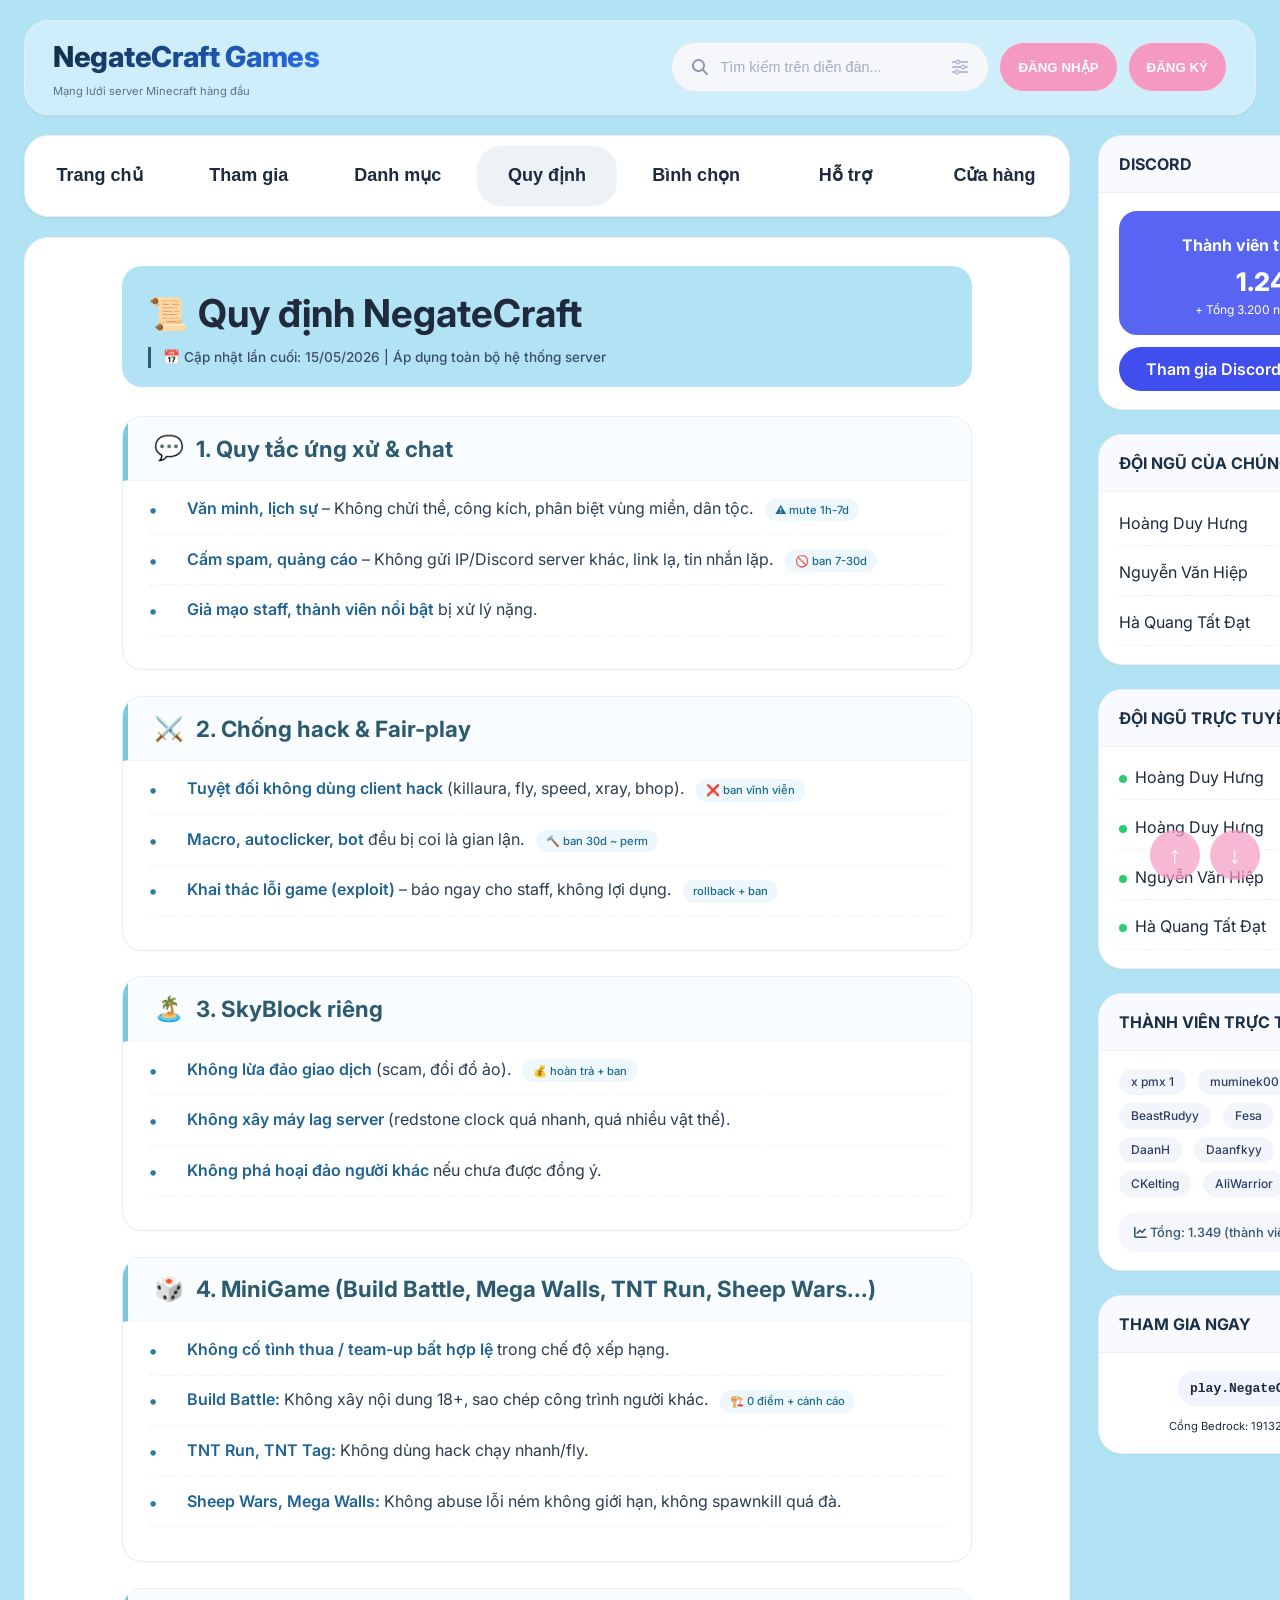
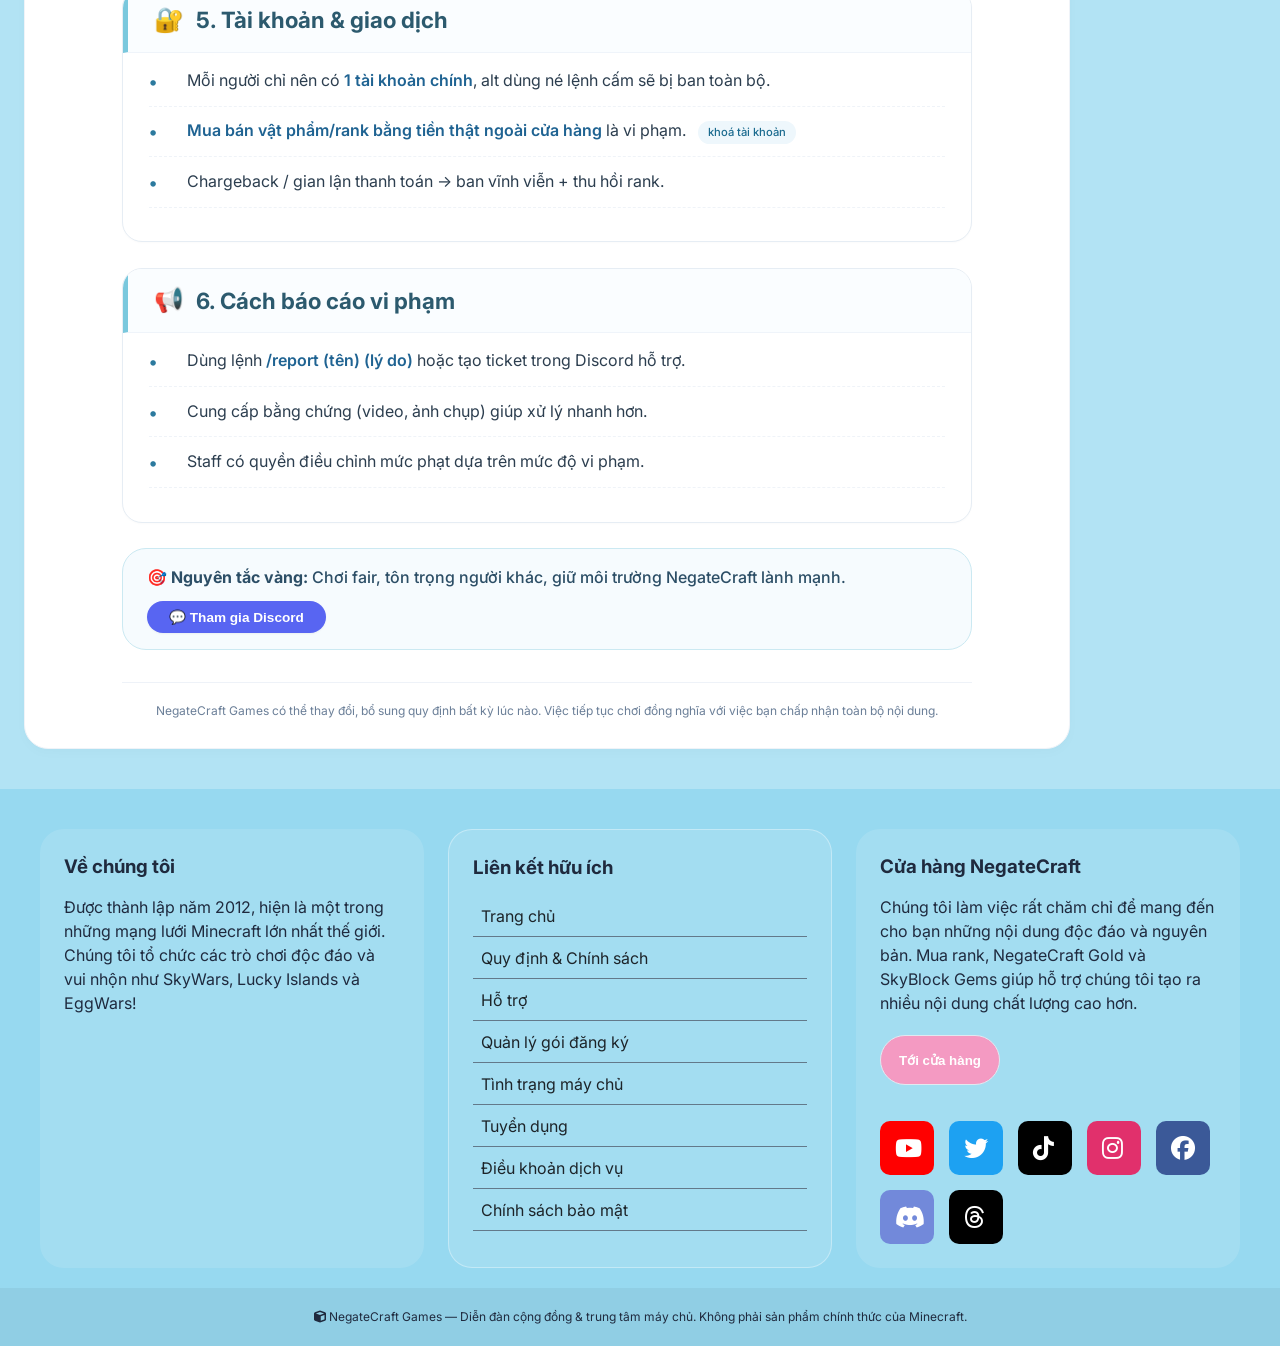
<file: luat_le.html>
<!DOCTYPE html>
<html lang="vi">

<head>
  <meta charset="UTF-8">
  <meta name="viewport" content="width=device-width, initial-scale=1.0, viewport-fit=cover">
  <title>NegateCraft Games - Cộng đồng & Diễn đàn</title>
  <!-- Font Awesome & Google Fonts -->
  <link rel="stylesheet"
    href="https://fonts.googleapis.com/css2?family=Inter:opsz,wght@14..32,300;400;500;600;700&display=swap">
  <link rel="stylesheet" href="https://cdnjs.cloudflare.com/ajax/libs/font-awesome/6.5.0/css/all.min.css">
  <!-- External CSS -->
  <link rel="stylesheet" href="./css/main.css">
  <link rel="stylesheet" href="./css/login_register.css">
  <link rel="stylesheet" href="./css/nav.css">
  <link rel="stylesheet" href="./css/play.css">
  <link rel="stylesheet" href="./css/cua_hang.css">
  <link rel="stylesheet" href="./css/rules.css">
</head>

<body>
  <div class="forum-wrapper">
    <!-- Header với logo + tìm kiếm -->
    <div class="forum-header">
      <div class="logo-area">
        <a href="trang_chu.html"><h1>NegateCraft Games</h1></a>
        <p>Mạng lưới server Minecraft hàng đầu</p>
      </div>
      <div class="header-right">
        <div class="search-area">
          <i class="fas fa-search"></i>
          <input type="text" placeholder="Tìm kiếm trên diễn đàn...">
          <i class="fas fa-sliders-h" style="opacity: 0.6;"></i>
        </div>
        <div class="login-area">
          <button onclick="openLogin()">ĐĂNG NHẬP</button>
        </div>
        <div class="register-area">
          <button onclick="openRegister()">ĐĂNG KÝ</button>
        </div>
      </div>
    </div>

    <!-- MODAL ĐĂNG NHẬP -->
    <div id="loginModal" class="modal">
      <div class="modal-box">
        <span class="close" onclick="closeModal()">&times;</span>
        <h2>Đăng nhập</h2>
        <p>Vui lòng đăng nhập để tiếp tục. <span>Quên mật khẩu?</span></p>
        <form action="login">
          <label for="email">Email</label>
          <input type="text" placeholder="Email của bạn">
          <label for="password">Mật khẩu</label>
          <input type="password" placeholder="Mật khẩu của bạn">
          <button>Đăng nhập</button>
          <p style="margin-top: 10px; text-align: center;">Hoặc</p>
          <button style="background: #5865f2; margin-top: 10px;">Tiếp tục với Discord</button>
          <p style="margin-top: 10px; text-align: center;">Chưa có tài khoản? <span>Đăng ký ngay</span></p>
        </form>
      </div>
    </div>

    <!-- MODAL ĐĂNG KÝ -->
    <div id="registerModal" class="modal">
      <div class="modal-box register-link">
        <span class="close" onclick="closeModal()">&times;</span>
        <h2>Đăng ký</h2>
        <p>Đã có tài khoản? <span>Đăng nhập</span></p>
        <form action="register">
          <label for="email">Email</label>
          <input type="email" placeholder="email@cuaban.com">
          <label for="username">Tên hiển thị</label>
          <input type="text" placeholder="Nhập tên hiển thị">
          <label for="password">Mật khẩu</label>
          <input type="password" placeholder="Mật khẩu của bạn">
          <label for="check-password">Xác nhận mật khẩu</label>
          <input type="password" placeholder="Nhập lại mật khẩu">
          <div style="display: flex; align-items: center; gap: 8px; margin-top: 12px;">
            <input type="checkbox" id="terms" style="cursor: pointer; width: 16px; height: 16px;">
            <label for="terms" style="font-size: 12px; margin: 0; cursor: pointer;">Tôi đồng ý với <a
                href="#"><span>Điều khoản dịch vụ</span></a> và <a href="#"><span>Chính sách bảo mật</span></a></label>
          </div>
          <button>Đăng ký</button>
          <p style="margin-top: 10px; text-align: center;">Hoặc</p>
          <button style="background: #5865f2; margin-top: 10px;">Tiếp tục với Discord</button>
        </form>
      </div>
    </div>

    <!-- Bố cục chính: nội dung bên trái + thanh bên phải -->
    <div class="forum-grid">
      <!-- CỘT TRÁI: nội dung chính -->
      <div class="main-content">
        <!-- Thanh điều hướng -->
        <nav class="nav-bar">
          <ul class="nav-menu">
            <li><a href="trang_chu.html">Trang chủ</a></li>
            <li><a href="tham_gia.html">Tham gia</a></li>
            <li><a href="danh_muc.html">Danh mục</a></li>
            <li class="dropdown-item active">
              <a class="nav-link" href="luat_le.html">Quy định</a>
              <ul class="dropdown-menu">
                <li><a href="luat_le.html">Quy tắc máy chủ</a></li>
                <li><a href="luat_le.html">Chính sách bảo mật</a></li>
                <li><a href="luat_le.html">Quy tắc SkyBlock</a></li>
                <li><a href="luat_le.html">Điều khoản dịch vụ</a></li>
              </ul>
            </li>
            <li><a href="binh_chon.html">Bình chọn</a></li>
            <li><a href="ho_tro.html">Hỗ trợ</a></li>
            <li><a href="cua_hang.html">Cửa hàng</a></li>
          </ul>
        </nav>

        <div class="announcement-block">
          <div class="page-content">
            <div class="card-body">
              <div class="rules-container">
                <!-- HEADER màu #b2e3f4, nền trắng tổng thể -->
                <div class="rules-header">
                  <h1>
                    <span>📜</span> Quy định NegateCraft
                  </h1>
                  <div class="last-updated">📅 Cập nhật lần cuối: 15/05/2026 | Áp dụng toàn bộ hệ thống server</div>
                </div>

                <!-- 1. Ứng xử -->
                <div class="rule-category">
                  <div class="cat-header"><span>💬</span> 1. Quy tắc ứng xử & chat</div>
                  <div class="rule-list">
                    <div class="rule-item">
                      <div class="rule-bullet">•</div>
                      <div class="rule-text"><strong>Văn minh, lịch sự</strong> – Không chửi thề, công kích, phân biệt
                        vùng miền, dân tộc. <span class="punishment-note">⚠️ mute 1h-7d</span></div>
                    </div>
                    <div class="rule-item">
                      <div class="rule-bullet">•</div>
                      <div class="rule-text"><strong>Cấm spam, quảng cáo</strong> – Không gửi IP/Discord server khác,
                        link lạ, tin nhắn lặp. <span class="punishment-note">🚫 ban 7-30d</span></div>
                    </div>
                    <div class="rule-item">
                      <div class="rule-bullet">•</div>
                      <div class="rule-text"><strong>Giả mạo staff, thành viên nổi bật</strong> bị xử lý nặng.</div>
                    </div>
                  </div>
                </div>

                <!-- 2. Fair-play -->
                <div class="rule-category">
                  <div class="cat-header"><span>⚔️</span> 2. Chống hack & Fair-play</div>
                  <div class="rule-list">
                    <div class="rule-item">
                      <div class="rule-bullet">•</div>
                      <div class="rule-text"><strong>Tuyệt đối không dùng client hack</strong> (killaura, fly, speed,
                        xray, bhop). <span class="punishment-note">❌ ban vĩnh viễn</span></div>
                    </div>
                    <div class="rule-item">
                      <div class="rule-bullet">•</div>
                      <div class="rule-text"><strong>Macro, autoclicker, bot</strong> đều bị coi là gian lận. <span
                          class="punishment-note">🔨 ban 30d ~ perm</span></div>
                    </div>
                    <div class="rule-item">
                      <div class="rule-bullet">•</div>
                      <div class="rule-text"><strong>Khai thác lỗi game (exploit)</strong> – báo ngay cho staff, không
                        lợi dụng. <span class="punishment-note">rollback + ban</span></div>
                    </div>
                  </div>
                </div>

                <!-- 3. SkyBlock Rules -->
                <div class="rule-category">
                  <div class="cat-header"><span>🏝️</span> 3. SkyBlock riêng</div>
                  <div class="rule-list">
                    <div class="rule-item">
                      <div class="rule-bullet">•</div>
                      <div class="rule-text"><strong>Không lừa đảo giao dịch</strong> (scam, đổi đồ ảo). <span
                          class="punishment-note">💰 hoàn trả + ban</span></div>
                    </div>
                    <div class="rule-item">
                      <div class="rule-bullet">•</div>
                      <div class="rule-text"><strong>Không xây máy lag server</strong> (redstone clock quá nhanh, quá
                        nhiều vật thể).</div>
                    </div>
                    <div class="rule-item">
                      <div class="rule-bullet">•</div>
                      <div class="rule-text"><strong>Không phá hoại đảo người khác</strong> nếu chưa được đồng ý.</div>
                    </div>
                  </div>
                </div>

                <!-- 4. MiniGame -->
                <div class="rule-category">
                  <div class="cat-header"><span>🎲</span> 4. MiniGame (Build Battle, Mega Walls, TNT Run, Sheep Wars...)
                  </div>
                  <div class="rule-list">
                    <div class="rule-item">
                      <div class="rule-bullet">•</div>
                      <div class="rule-text"><strong>Không cố tình thua / team-up bất hợp lệ</strong> trong chế độ xếp
                        hạng.</div>
                    </div>
                    <div class="rule-item">
                      <div class="rule-bullet">•</div>
                      <div class="rule-text"><strong>Build Battle:</strong> Không xây nội dung 18+, sao chép công trình
                        người khác. <span class="punishment-note">🏗️ 0 điểm + cảnh cáo</span></div>
                    </div>
                    <div class="rule-item">
                      <div class="rule-bullet">•</div>
                      <div class="rule-text"><strong>TNT Run, TNT Tag:</strong> Không dùng hack chạy nhanh/fly.</div>
                    </div>
                    <div class="rule-item">
                      <div class="rule-bullet">•</div>
                      <div class="rule-text"><strong>Sheep Wars, Mega Walls:</strong> Không abuse lỗi ném không giới
                        hạn, không spawnkill quá đà.</div>
                    </div>
                  </div>
                </div>

                <!-- 5. Tài khoản -->
                <div class="rule-category">
                  <div class="cat-header"><span>🔐</span> 5. Tài khoản & giao dịch</div>
                  <div class="rule-list">
                    <div class="rule-item">
                      <div class="rule-bullet">•</div>
                      <div class="rule-text">Mỗi người chỉ nên có <strong>1 tài khoản chính</strong>, alt dùng né lệnh
                        cấm sẽ bị ban toàn bộ.</div>
                    </div>
                    <div class="rule-item">
                      <div class="rule-bullet">•</div>
                      <div class="rule-text"><strong>Mua bán vật phẩm/rank bằng tiền thật ngoài cửa hàng</strong> là vi
                        phạm. <span class="punishment-note">khoá tài khoản</span></div>
                    </div>
                    <div class="rule-item">
                      <div class="rule-bullet">•</div>
                      <div class="rule-text">Chargeback / gian lận thanh toán → ban vĩnh viễn + thu hồi rank.</div>
                    </div>
                  </div>
                </div>

                <!-- 6. Báo cáo -->
                <div class="rule-category">
                  <div class="cat-header"><span>📢</span> 6. Cách báo cáo vi phạm</div>
                  <div class="rule-list">
                    <div class="rule-item">
                      <div class="rule-bullet">•</div>
                      <div class="rule-text">Dùng lệnh <strong>/report (tên) (lý do)</strong> hoặc tạo ticket trong
                        Discord hỗ trợ.</div>
                    </div>
                    <div class="rule-item">
                      <div class="rule-bullet">•</div>
                      <div class="rule-text">Cung cấp bằng chứng (video, ảnh chụp) giúp xử lý nhanh hơn.</div>
                    </div>
                    <div class="rule-item">
                      <div class="rule-bullet">•</div>
                      <div class="rule-text">Staff có quyền điều chỉnh mức phạt dựa trên mức độ vi phạm.</div>
                    </div>
                  </div>
                </div>

                <div class="important-box">
                  <p>🎯 <strong>Nguyên tắc vàng:</strong> Chơi fair, tôn trọng người khác, giữ môi trường NegateCraft
                    lành mạnh.</p>
                  <button class="discord-rule-btn" onclick="window.open('https://discord.gg/P8kcQZNn','_blank')">💬
                    Tham gia Discord</button>
                </div>

                <footer>
                  NegateCraft Games có thể thay đổi, bổ sung quy định bất kỳ lúc nào. Việc tiếp tục chơi đồng nghĩa với
                  việc bạn chấp nhận toàn bộ nội dung.
                </footer>
              </div>
            </div>
          </div>
        </div>
      </div>

      <!-- THANH BÊN PHẢI: các widget cộng đồng -->
      <div class="sidebar">
        <!-- Widget Discord -->
        <div class="widget">
          <div class="widget-title">DISCORD</div>
          <div class="widget-content">
            <div class="discord-stats">
              <div style="font-weight: bold; margin: 6px 0;">Thành viên trực tuyến</div>
              <div style="font-size: 1.6rem; font-weight: 800;">1.247</div>
              <div style="font-size: 0.75rem;">+ Tổng 3.200 người online</div>
            </div>
            <a href="https://discord.gg/P8kcQZNn" class="discord-btn" id="discordBtn">Tham gia Discord của chúng tôi</a>
          </div>
        </div>

        <!-- Widget ĐỘI NGŨ CỦA CHÚNG TÔI -->
        <div class="widget">
          <div class="widget-title">ĐỘI NGŨ CỦA CHÚNG TÔI</div>
          <div class="widget-content">
            <div class="team-list">
              <div class="team-member">
                <span>Hoàng Duy Hưng</span>
                <span class="role-badge">Lập trình viên</span>
              </div>
              <div class="team-member">
                <span>Nguyễn Văn Hiệp</span>
                <span class="role-badge">Thành viên</span>
              </div>
              <div class="team-member">
                <span>Hà Quang Tất Đạt</span>
                <span class="role-badge">Trưởng nhóm</span>
              </div>
            </div>
          </div>
        </div>

        <!-- Widget ĐỘI NGŨ TRỰC TUYẾN -->
        <div class="widget">
          <div class="widget-title">ĐỘI NGŨ TRỰC TUYẾN</div>
          <div class="widget-content">
            <div class="team-list">
              <div class="team-member"><span><span class="online-dot"></span>Hoàng Duy Hưng</span><span
                  class="role-badge">Đảm
                  bảo chất lượng</span></div>
              <div class="team-member"><span><span class="online-dot"></span>Hoàng Duy Hưng</span><span
                  class="role-badge">Điều hành viên</span></div>
              <div class="team-member"><span><span class="online-dot"></span>Nguyễn Văn Hiệp</span><span
                  class="role-badge">Quản trị phúc lợi</span></div>
              <div class="team-member"><span><span class="online-dot"></span>Hà Quang Tất Đạt</span><span
                  class="role-badge">Trợ giúp</span></div>
            </div>
          </div>
        </div>

        <!-- Widget THÀNH VIÊN TRỰC TUYẾN -->
        <div class="widget">
          <div class="widget-title">THÀNH VIÊN TRỰC TUYẾN</div>
          <div class="widget-content">
            <div class="username-cloud">
              <span>x pmx 1</span> <span>muminek002</span> <span>xNqkkii</span> <span>BeastRudyy</span>
              <span>Fesa</span> <span>Loskol</span> <span>DaanH</span> <span>Daanfkyy</span>
              <span>TruePenguin</span> <span>CKelting</span> <span>AliWarrior</span> <span>SrMuerto7w7</span>
            </div>
            <div class="total-stats">
              <i class="fas fa-chart-line"></i> Tổng: 1.349 (thành viên: 13, khách: 1.336)
            </div>
          </div>
        </div>

        <!-- Widget IP SERVER -->
        <div class="widget">
          <div class="widget-title">THAM GIA NGAY</div>
          <div class="widget-content" style="text-align: center;">
            <code
              style="background:#F0F4FC; padding: 8px 12px; border-radius: 32px; display:inline-block; font-weight:600;">play.NegateCraft.net</code>
            <p style="font-size: 0.7rem; margin-top: 12px;">Cổng Bedrock: 19132 | Java 1.8-1.20+</p>
          </div>
        </div>
      </div>
    </div>
  </div>

  <!-- Chân trang chính -->
  <footer class="footer">
    <div class="pageContent">
      <div class="block">
        <div class="block-container">
          <h3>Về chúng tôi</h3>
          <p>Được thành lập năm 2012, hiện là một trong những mạng lưới Minecraft lớn nhất thế giới. Chúng tôi tổ chức
            các trò chơi độc đáo và vui nhộn như SkyWars, Lucky Islands và EggWars!</p>
        </div>
      </div>
      <div class="block">
        <div class="block-container">
          <h3>Liên kết hữu ích</h3>
          <ul style="list-style: none;">
            <li><a href="#">Trang chủ</a></li>
            <li><a href="#">Quy định & Chính sách</a></li>
            <li><a href="#">Hỗ trợ</a></li>
            <li><a href="#">Quản lý gói đăng ký</a></li>
            <li><a href="#">Tình trạng máy chủ</a></li>
            <li><a href="#">Tuyển dụng</a></li>
            <li><a href="#">Điều khoản dịch vụ</a></li>
            <li><a href="#">Chính sách bảo mật</a></li>
          </ul>
        </div>
      </div>
      <div class="block login-area block-3">
        <div class="block-container">
          <h3>Cửa hàng NegateCraft</h3>
          <p>Chúng tôi làm việc rất chăm chỉ để mang đến cho bạn những nội dung độc đáo và nguyên bản. Mua rank,
            NegateCraft Gold và SkyBlock Gems giúp hỗ trợ chúng tôi tạo ra nhiều nội dung chất lượng cao hơn.</p>
          <button style="margin: 20px 0px;">Tới cửa hàng</button>
        </div>
        <div class="social">
          <i class="fa-brands fa-youtube"></i>
          <i class="fa-brands fa-twitter"></i>
          <i class="fa-brands fa-tiktok"></i>
          <i class="fa-brands fa-instagram"></i>
          <i class="fa-brands fa-facebook"></i>
          <i class="fa-brands fa-discord"></i>
          <i class="fa-brands fa-threads"></i>
        </div>
      </div>
    </div>
  </footer>

  <!-- Dòng ghi chú cuối -->
  <footer class="footer-note">
    <i class="fas fa-cube"></i> NegateCraft Games — Diễn đàn cộng đồng & trung tâm máy chủ. Không phải sản phẩm chính
    thức của Minecraft.
  </footer>

  <!-- Nút cuộn trang -->
  <div class="scrollButtons">
    <button id="scrollUpBtn" title="Lên đầu trang">↑</button>
    <button id="scrollDownBtn" title="Xuống cuối trang">↓</button>
  </div>
  <script src="./js/script.js"></script>
</body>

</html>
</file>
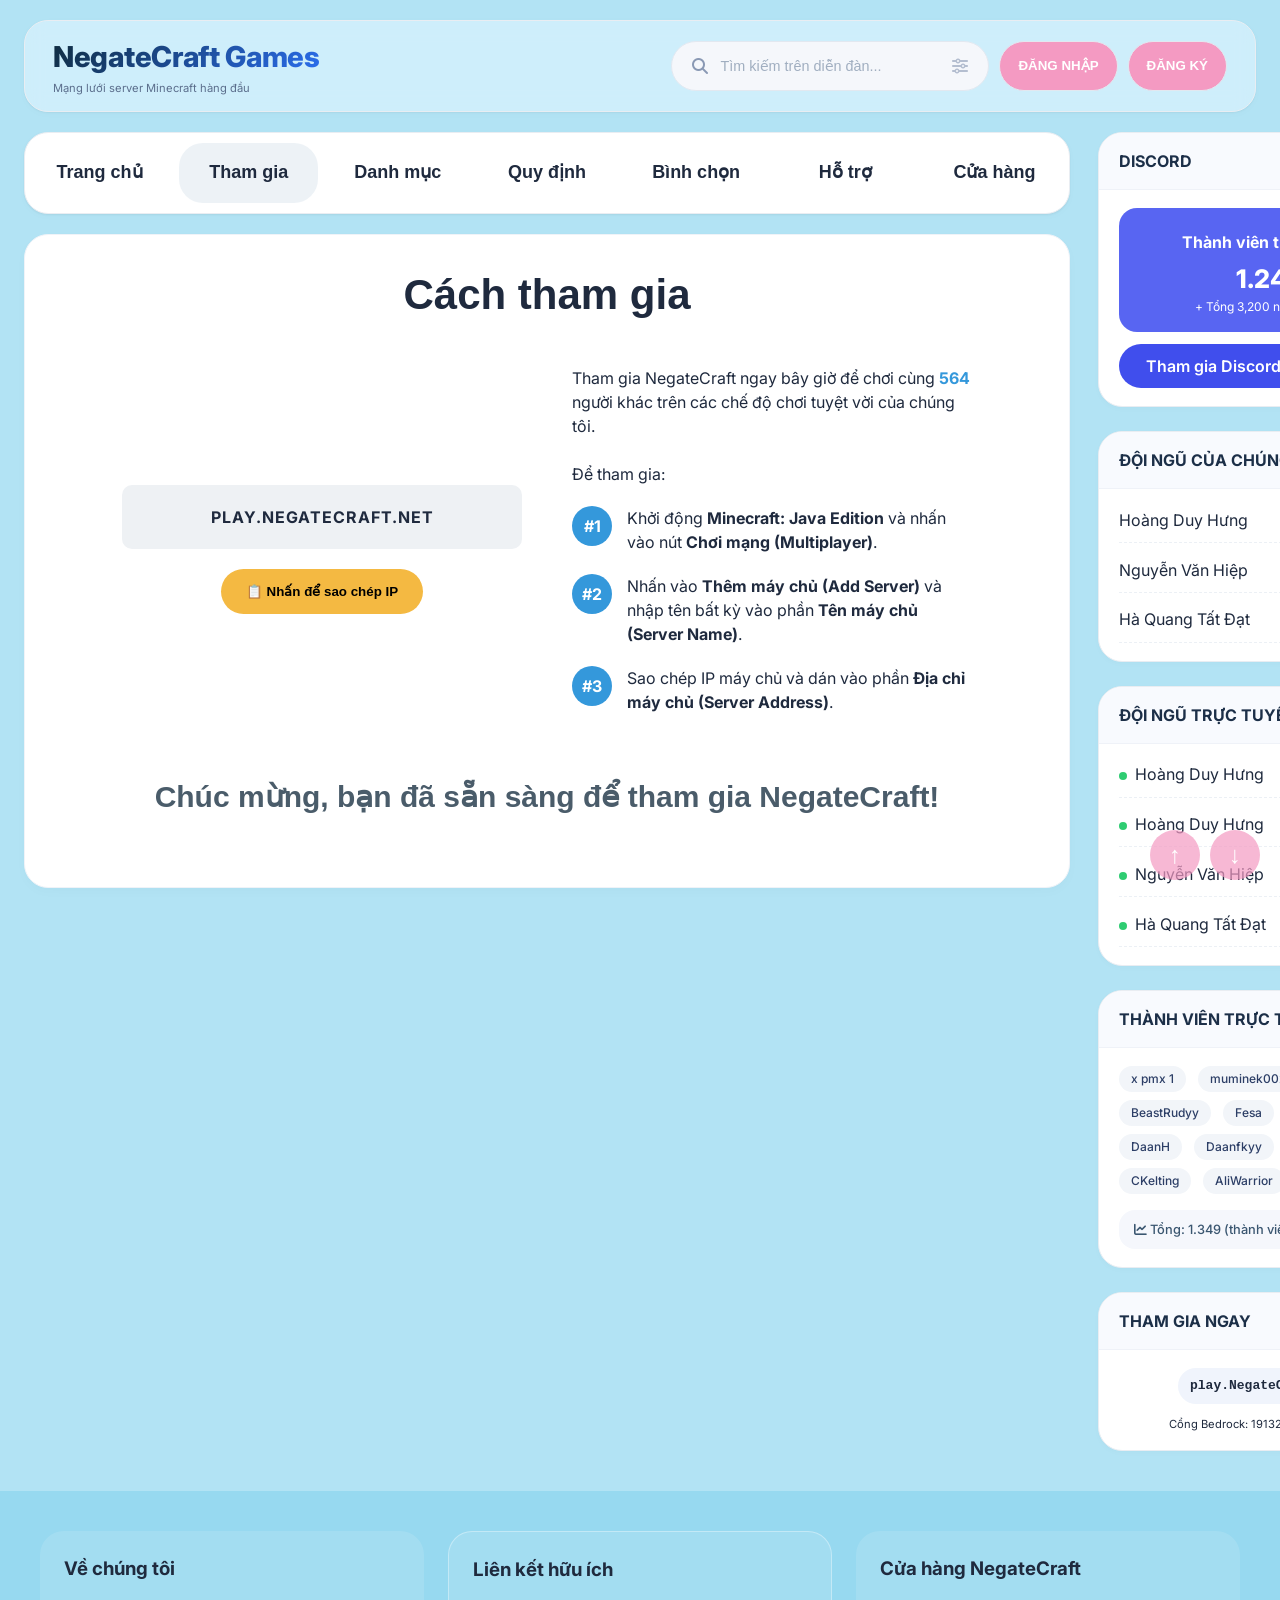
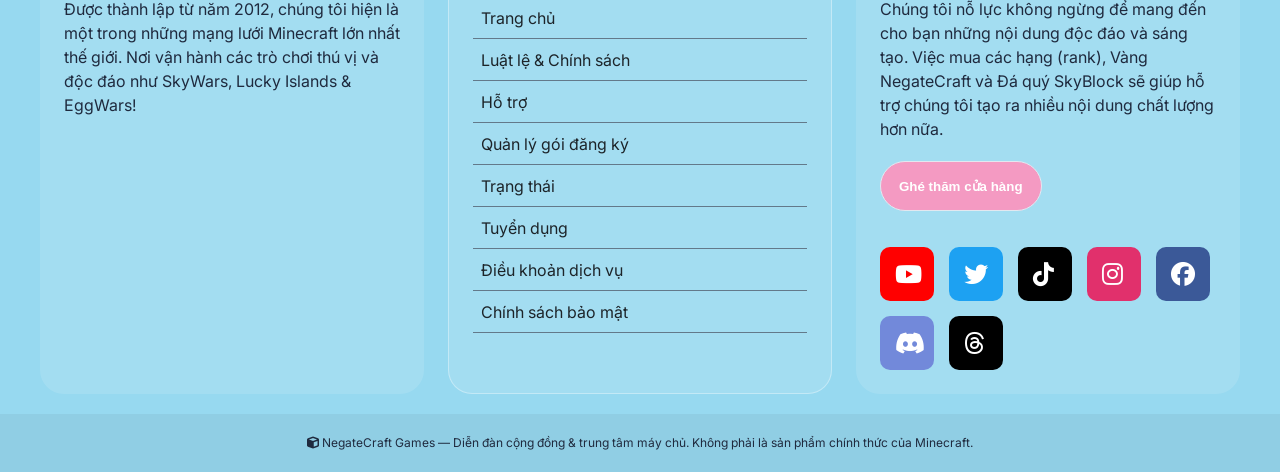
<file: tham_gia.html>
<!DOCTYPE html>
<html lang="vi">

<head>
  <meta charset="UTF-8">
  <meta name="viewport" content="width=device-width, initial-scale=1.0, viewport-fit=cover">
  <title>NegateCraft Games - Cộng đồng & Diễn đàn</title>
  <!-- Font Awesome & Google Fonts -->
  <link rel="stylesheet" href="https://fonts.googleapis.com/css2?family=Inter:opsz,wght@14..32,300;400;500;600;700&display=swap">
  <link rel="stylesheet" href="https://cdnjs.cloudflare.com/ajax/libs/font-awesome/6.5.0/css/all.min.css">
  <!-- External CSS -->
  <link rel="stylesheet" href="./css/main.css">
  <link rel="stylesheet" href="./css/login_register.css">
  <link rel="stylesheet" href="./css/nav.css">
  <link rel="stylesheet" href="./css/play.css">
</head>

<body>
  <div class="forum-wrapper">
    <!-- Header with logo + search -->
    <div class="forum-header">
      <div class="logo-area">
        <a href="trang_chu.html"><h1>NegateCraft Games</h1></a>
        <p>Mạng lưới server Minecraft hàng đầu</p>
      </div>
      <div class="header-right">
        <div class="search-area">
          <i class="fas fa-search"></i>
          <input type="text" placeholder="Tìm kiếm trên diễn đàn...">
          <i class="fas fa-sliders-h" style="opacity: 0.6;"></i>
        </div>
        <div class="login-area">
          <button onclick="openLogin()">ĐĂNG NHẬP</button>
        </div>
        <div class="register-area">
          <button onclick="openRegister()">ĐĂNG KÝ</button>
        </div>
      </div>
    </div>

    <!-- LOGIN -->
    <div id="loginModal" class="modal">
        <div class="modal-box">
          <span class="close" onclick="closeModal()">&times;</span>
          <h2>Đăng nhập</h2>
          <p>Vui lòng đăng nhập để tiếp tục. <span>Quên mật khẩu?</span></p>
          <form action="login">
            <label for="email">Email</label>
            <input type="text" placeholder="Your@email.com">
            <label for="password">Mật khẩu</label>
            <input type="password" placeholder="Mật khẩu của bạn">
            <button>Đăng nhập</button>
            <p style="margin-top: 10px; text-align: center;">Hoặc</p>
            <button style="background: #5865f2; margin-top: 10px;">Tiếp tục với Discord</button>
            <p style="margin-top: 10px; text-align: center;">Chưa có tài khoản? <span>Đăng ký</span></p>
          </form>
       </div>
    </div>

    <!-- REGISTER -->
    <div id="registerModal" class="modal">
        <div class="modal-box register-link">
            <span class="close" onclick="closeModal()">&times;</span>
            <h2>Đăng ký</h2>
            <p>Bạn đã có tài khoản? <span>Đăng nhập</span></p>
            <form action="register">
              <label for="email">Email</label>
              <input type="email" placeholder="your@email.com">
              <label for="username">Tên hiển thị</label>
              <input type="text" placeholder="Nhập tên hiển thị của bạn">
              <label for="password">Mật khẩu</label>
              <input type="password" placeholder="Mật khẩu của bạn">
              <label for="check-password">Xác nhận mật khẩu</label>
              <input type="password" placeholder="Nhập lại mật khẩu">
              <div style="display: flex; align-items: center; gap: 8px; margin-top: 12px;">
                <input type="checkbox" id="terms" style="cursor: pointer; width: 16px; height: 16px;">
                <label for="terms" style="font-size: 12px; margin: 0; cursor: pointer;">Tôi đồng ý với <a href="#"><span>Điều khoản dịch vụ</span></a> và <a href="#"><span>Chính sách bảo mật</span></a></label>
              </div>
              <button>Đăng ký</button>
              <p style="margin-top: 10px; text-align: center;">Hoặc</p>
              <button style="background: #5865f2; margin-top: 10px;">Tiếp tục với Discord</button>
            </form>
        </div>
    </div>

    <!-- Main grid: left content + right sidebar -->
    <div class="forum-grid">
      <!-- LEFT COLUMN: main feed -->
      <div class="main-content">
        <!-- Navigation Menu -->
        <nav class="nav-bar">
          <ul class="nav-menu">
            <li><a href="trang_chu.html">Trang chủ</a></li>
            <li class="active"><a class="nav-link" href="tham_gia.html">Tham gia</a></li>
            <li><a href="danh_muc.html">Danh mục</a></li>
            <li class="dropdown-item">
              <a href="luat_le.html">Quy định</a>
              <ul class="dropdown-menu">
                <li><a href="luat_le.html">Quy tắc máy chủ</a></li>
                <li><a href="luat_le.html">Chính sách bảo mật</a></li>
                <li><a href="luat_le.html">Quy tắc SkyBlock</a></li>
                <li><a href="luat_le.html">Điều khoản dịch vụ</a></li>
              </ul>
            </li>
            <li><a href="binh_chon.html">Bình chọn</a></li>
            <li><a href="ho_tro.html">Hỗ trợ</a></li>
            <li><a href="cua_hang.html">Cửa hàng</a></li>
          </ul>
        </nav>

        <div class="announcement-block">
          <div class="page-content">
            <h2>Cách tham gia</h2>
            <div class="play-page">
              <!-- LEFT -->
              <div class="left">
                <div class="ip-box">PLAY.NEGATECRAFT.NET</div>
                <button onclick="copyIP()" class="copy-btn">📋 Nhấn để sao chép IP</button>
              </div>
              <!-- RIGHT -->
              <div class="right">
                <p class="desc">
                    Tham gia NegateCraft ngay bây giờ để chơi cùng <span>564</span>
                    người khác trên các chế độ chơi tuyệt vời của chúng tôi.
                    <br>
                    <br>
                    Để tham gia:
                </p>

                <div class="step">
                    <div class="circle">#1</div>
                    <p>Khởi động <b>Minecraft: Java Edition</b> và nhấn vào nút <b>Chơi mạng (Multiplayer)</b>.</p>
                </div>

                <div class="step">
                    <div class="circle">#2</div>
                    <p>Nhấn vào <b>Thêm máy chủ (Add Server)</b> và nhập tên bất kỳ vào phần <b>Tên máy chủ (Server Name)</b>.</p>
                </div>

                <div class="step">
                    <div class="circle">#3</div>
                    <p>Sao chép IP máy chủ và dán vào phần <b>Địa chỉ máy chủ (Server Address)</b>.</p>
                </div>
              </div>
            </div>
            <h2 class="footer-text">Chúc mừng, bạn đã sẵn sàng để tham gia NegateCraft!</h2>
          </div>
        </div>
      </div>

      <!-- RIGHT SIDEBAR: all community widgets -->
      <div class="sidebar">
        <!-- Discord widget -->
        <div class="widget">
          <div class="widget-title">DISCORD</div>
          <div class="widget-content">
            <div class="discord-stats">
              <div style="font-weight: bold; margin: 6px 0;">Thành viên trực tuyến</div>
              <div style="font-size: 1.6rem; font-weight: 800;">1.247</div>
              <div style="font-size: 0.75rem;">+ Tổng 3,200 người online</div>
            </div>
            <a href="https://discord.gg/P8kcQZNn" class="discord-btn" id="discordBtn">Tham gia Discord của chúng tôi</a>
          </div>
        </div>

        <!-- Widget ĐỘI NGŨ CỦA CHÚNG TÔI -->
        <div class="widget">
          <div class="widget-title">ĐỘI NGŨ CỦA CHÚNG TÔI</div>
          <div class="widget-content">
            <div class="team-list">
              <div class="team-member">
                <span>Hoàng Duy Hưng</span>
                <span class="role-badge">Lập trình viên</span>
              </div>
              <div class="team-member">
                <span>Nguyễn Văn Hiệp</span>
                <span class="role-badge">Thành viên</span>
              </div>
              <div class="team-member">
                <span>Hà Quang Tất Đạt</span>
                <span class="role-badge">Trưởng nhóm</span>
              </div>
            </div>
          </div>
        </div>

        <!-- Widget ĐỘI NGŨ TRỰC TUYẾN -->
        <div class="widget">
          <div class="widget-title">ĐỘI NGŨ TRỰC TUYẾN</div>
          <div class="widget-content">
            <div class="team-list">
              <div class="team-member"><span><span class="online-dot"></span>Hoàng Duy Hưng</span><span
                  class="role-badge">Đảm
                  bảo chất lượng</span></div>
              <div class="team-member"><span><span class="online-dot"></span>Hoàng Duy Hưng</span><span
                  class="role-badge">Điều hành viên</span></div>
              <div class="team-member"><span><span class="online-dot"></span>Nguyễn Văn Hiệp</span><span
                  class="role-badge">Quản trị phúc lợi</span></div>
              <div class="team-member"><span><span class="online-dot"></span>Hà Quang Tất Đạt</span><span
                  class="role-badge">Trợ giúp</span></div>
            </div>
          </div>
        </div>

        <!-- MEMBERS ONLINE -->
        <div class="widget">
          <div class="widget-title">THÀNH VIÊN TRỰC TUYẾN</div>
          <div class="widget-content">
            <div class="username-cloud">
              <span>x pmx 1</span> <span>muminek002</span> <span>xNqkkii</span> <span>BeastRudyy</span>
              <span>Fesa</span> <span>Loskol</span> <span>DaanH</span> <span>Daanfkyy</span>
              <span>TruePenguin</span> <span>CKelting</span> <span>AliWarrior</span> <span>SrMuerto7w7</span>
            </div>
            <div class="total-stats">
              <i class="fas fa-chart-line"></i> Tổng: 1.349 (thành viên: 13, khách: 1.336)
            </div>
          </div>
        </div>

        <!-- server IP quick reference -->
        <div class="widget">
          <div class="widget-title">THAM GIA NGAY</div>
          <div class="widget-content" style="text-align: center;">
            <code
              style="background:#F0F4FC; padding: 8px 12px; border-radius: 32px; display:inline-block; font-weight:600;">play.NegateCraft.net</code>
            <p style="font-size: 0.7rem; margin-top: 12px;">Cổng Bedrock: 19132 | Java 1.8-1.20+</p>
          </div>
        </div>
      </div>
    </div>
  </div>

  <footer class="footer">
    <div class="pageContent">
      <div class="block">
        <div class="block-container">
          <h3>Về chúng tôi</h3>
          <p>Được thành lập từ năm 2012, chúng tôi hiện là một trong những mạng lưới Minecraft lớn nhất thế giới. Nơi vận hành các trò chơi thú vị và độc đáo như SkyWars, Lucky Islands & EggWars!</p>
        </div>
      </div>
      <div class="block">
        <div class="block-container">
          <h3>Liên kết hữu ích</h3>
          <ul style="list-style: none;">
            <li><a href="#">Trang chủ</a></li>
            <li><a href="#">Luật lệ & Chính sách</a></li>
            <li><a href="#">Hỗ trợ</a></li>
            <li><a href="#">Quản lý gói đăng ký</a></li>
            <li><a href="#">Trạng thái</a></li>
            <li><a href="#">Tuyển dụng</a></li>
            <li><a href="#">Điều khoản dịch vụ</a></li>
            <li><a href="#">Chính sách bảo mật</a></li>
          </ul>
        </div>
      </div>
      <div class="block login-area block-3">
        <div class="block-container">
          <h3>Cửa hàng NegateCraft</h3>
          <p>Chúng tôi nỗ lực không ngừng để mang đến cho bạn những nội dung độc đáo và sáng tạo. Việc mua các hạng (rank), Vàng NegateCraft và Đá quý SkyBlock sẽ giúp hỗ trợ chúng tôi tạo ra nhiều nội dung chất lượng hơn nữa.</p>
          <button style="margin: 20px 0px;">Ghé thăm cửa hàng</button>
        </div>
        <div class="social">
          <i class="fa-brands fa-youtube"></i>
          <i class="fa-brands fa-twitter"></i>
          <i class="fa-brands fa-tiktok"></i>
          <i class="fa-brands fa-instagram"></i>
          <i class="fa-brands fa-facebook"></i>
          <i class="fa-brands fa-discord"></i>
          <i class="fa-brands fa-threads"></i>
        </div>
      </div>
    </div>
  </footer>

  <footer class="footer-note">
    <i class="fas fa-cube"></i> NegateCraft Games — Diễn đàn cộng đồng & trung tâm máy chủ. Không phải là sản phẩm chính thức của Minecraft.
  </footer>
  <div class="scrollButtons">
    <button id="scrollUpBtn" title="Lên đầu trang">↑</button>
    <button id="scrollDownBtn" title="Xuống cuối trang">↓</button>
  </div>
  <script src="./js/script.js"></script>
</body>
</html>
</file>
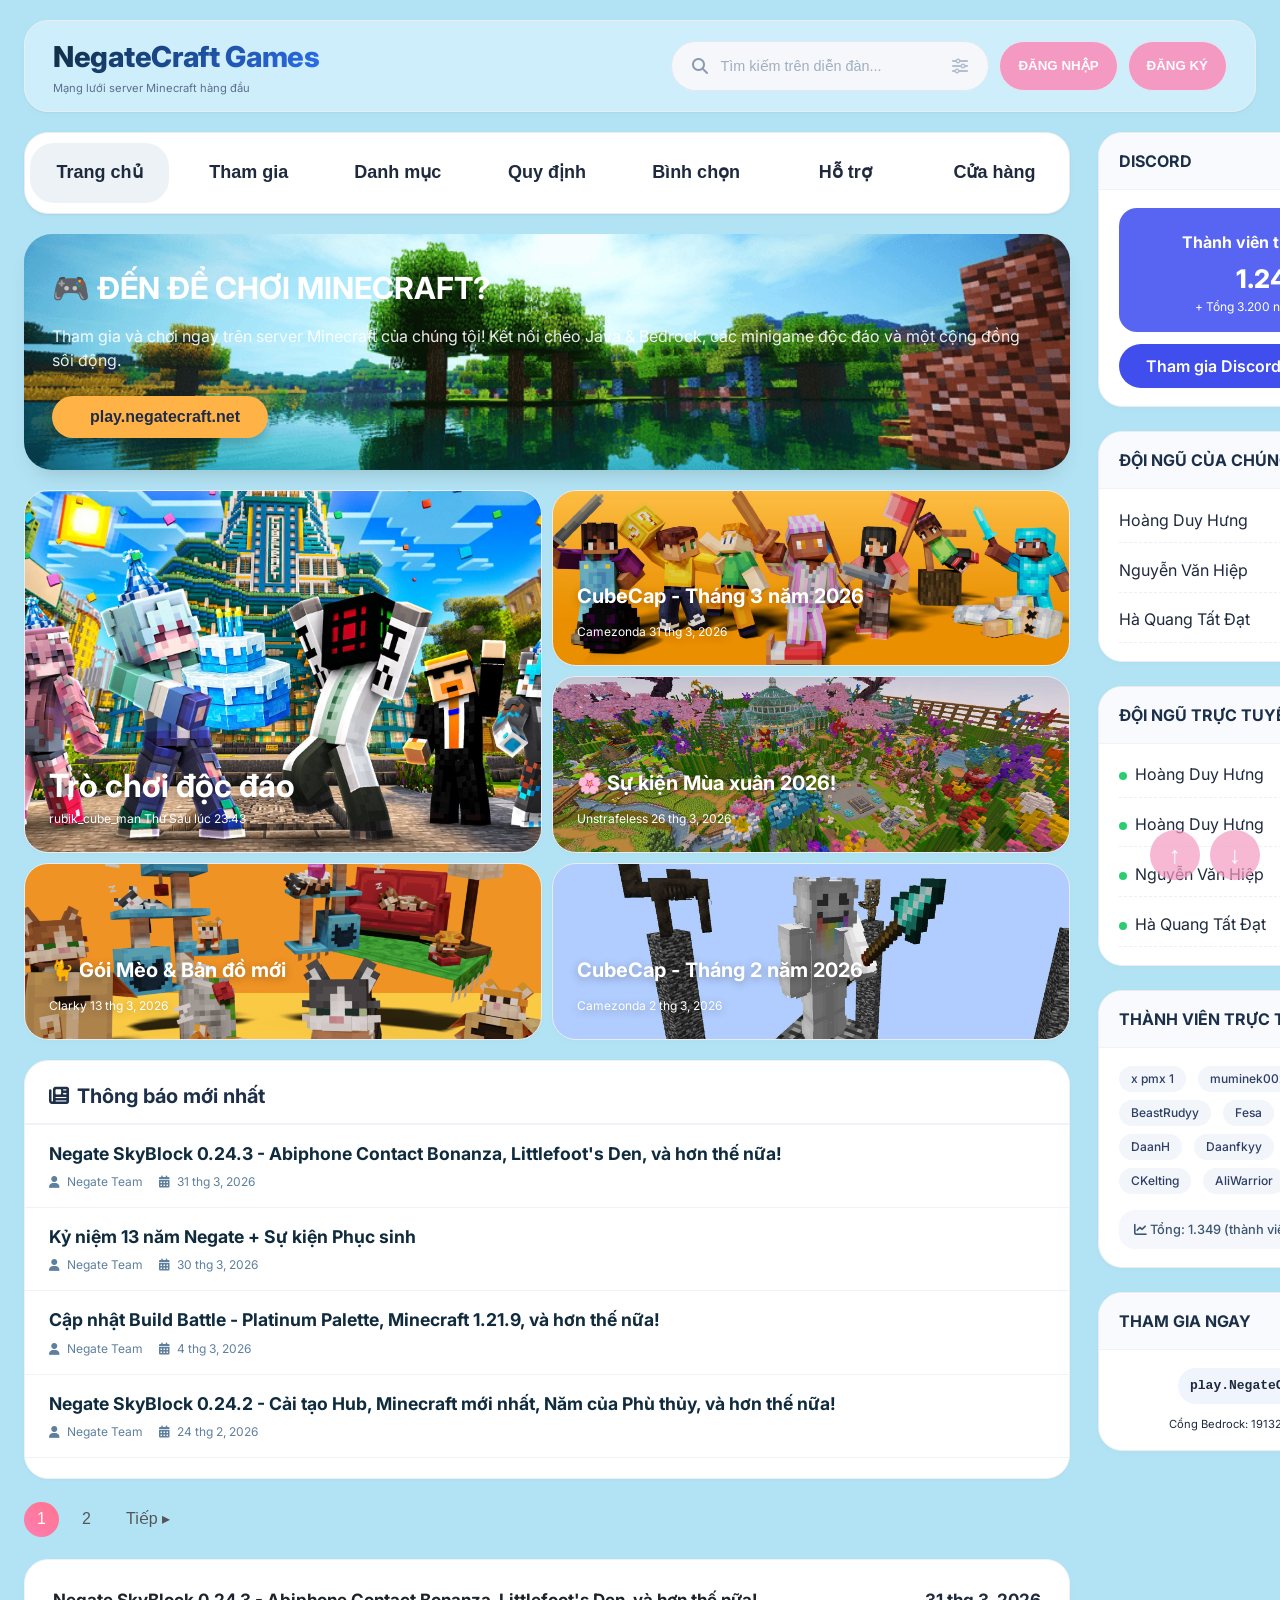
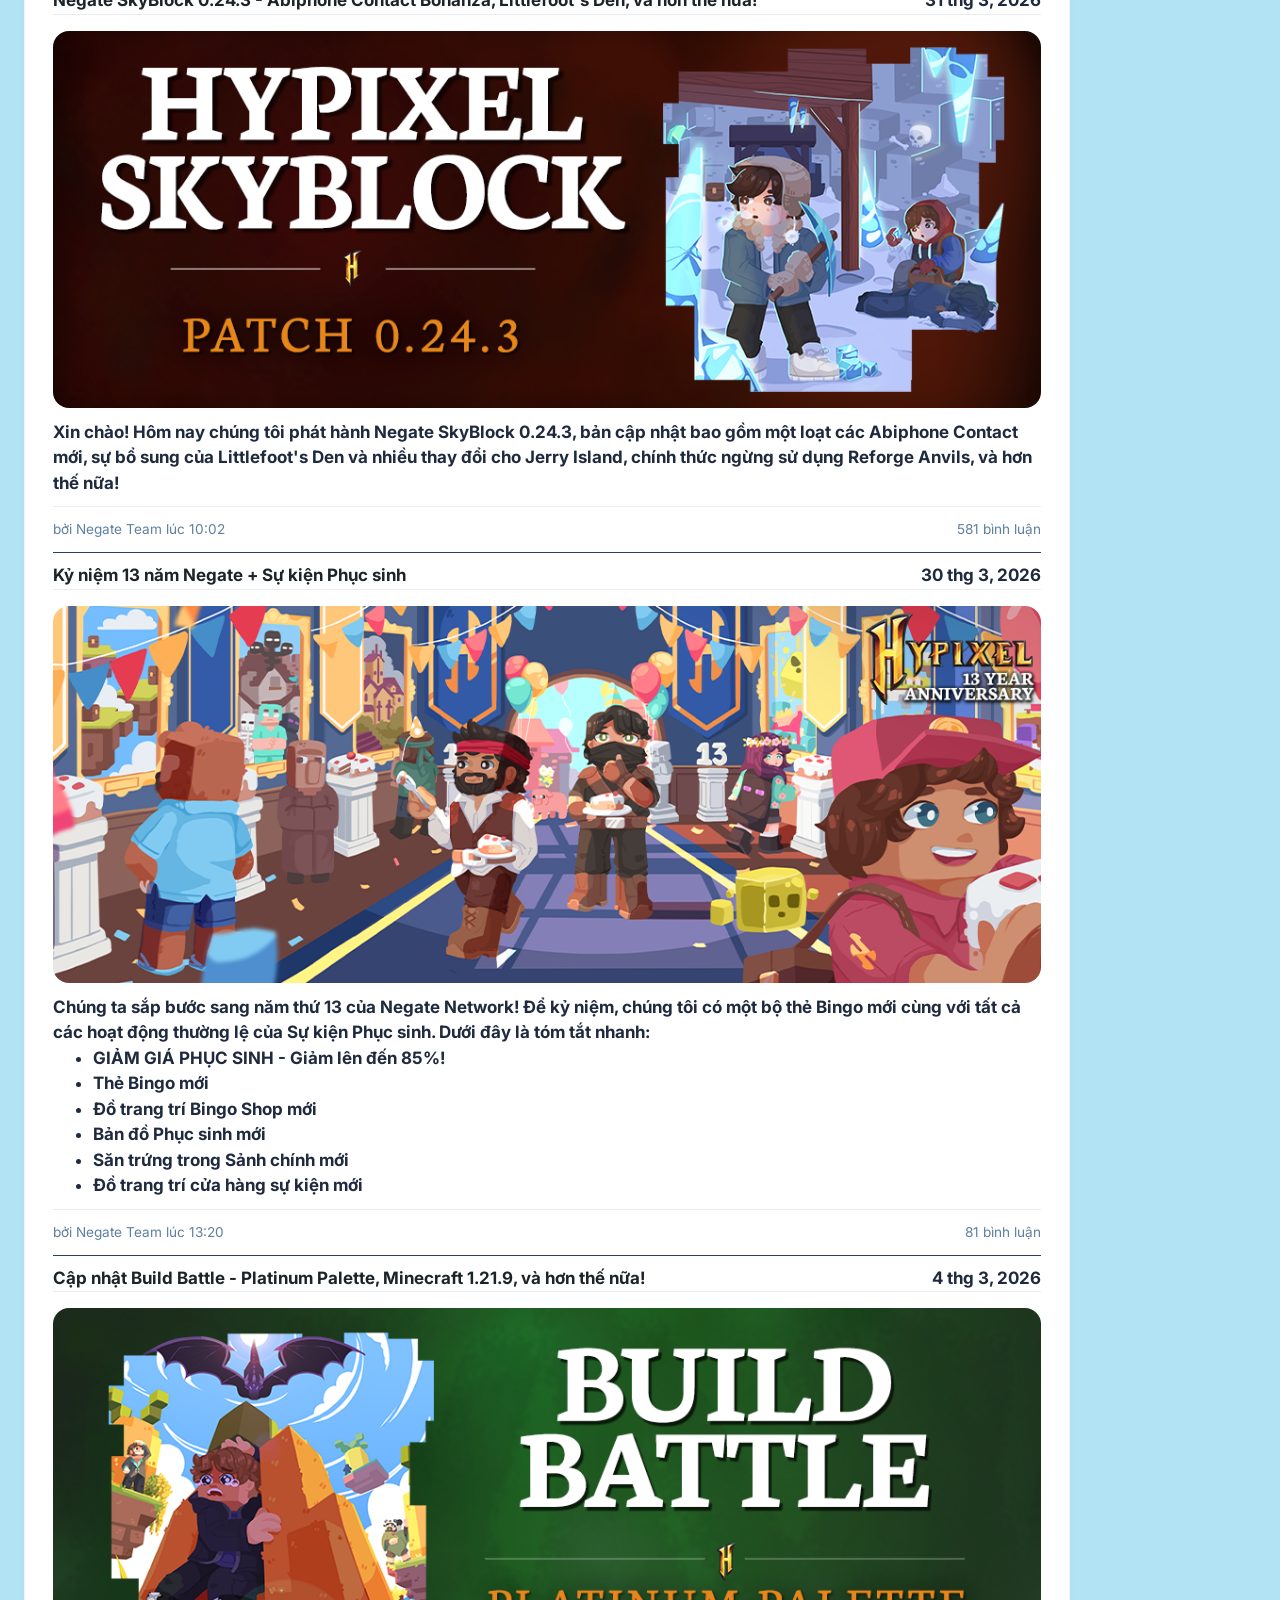
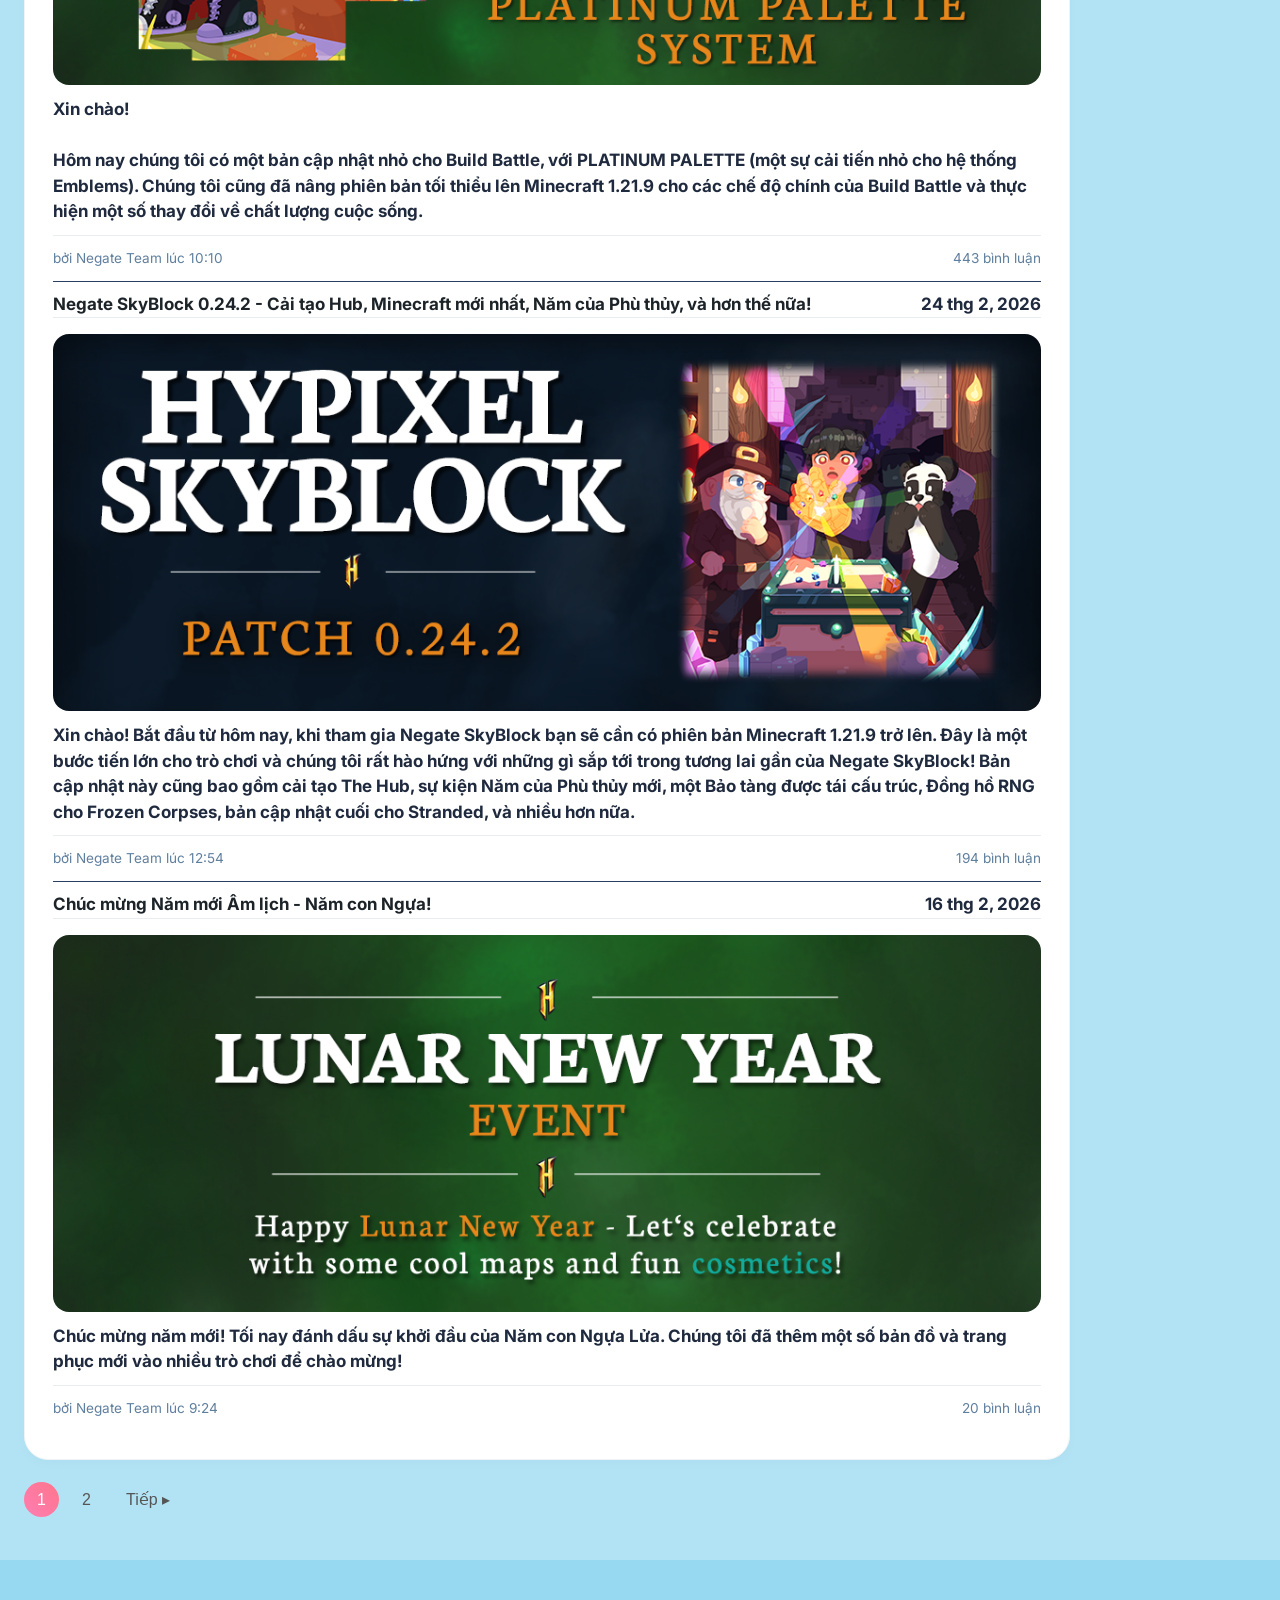
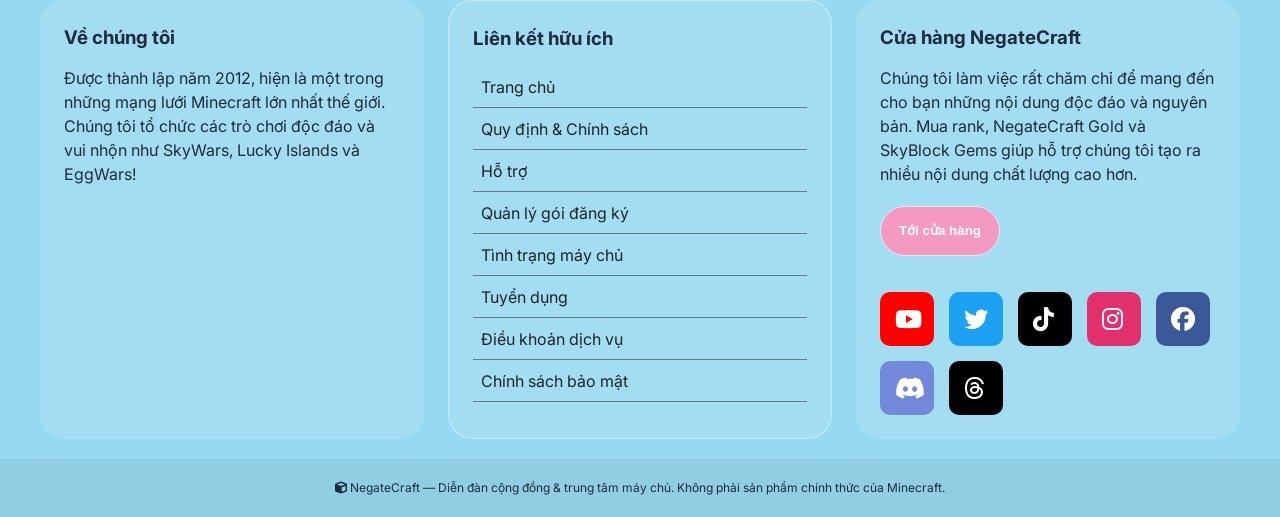
<file: trang_chu.html>
<!DOCTYPE html>
<html lang="vi">

<head>
  <meta charset="UTF-8">
  <meta name="viewport" content="width=device-width, initial-scale=1.0, viewport-fit=cover">
  <title>NegateCraft - Cộng đồng & Diễn đàn</title>
  <!-- Font Awesome & Google Fonts -->
  <link rel="stylesheet"
    href="https://fonts.googleapis.com/css2?family=Inter:opsz,wght@14..32,300;400;500;600;700&display=swap">
  <link rel="stylesheet" href="https://cdnjs.cloudflare.com/ajax/libs/font-awesome/6.5.0/css/all.min.css">
  <!-- External CSS -->
  <link rel="stylesheet" href="./css/main.css">
  <link rel="stylesheet" href="./css/login_register.css">
  <link rel="stylesheet" href="./css/nav.css">
</head>

<body>
  <div class="forum-wrapper">
    <!-- Header với logo + tìm kiếm -->
    <div class="forum-header">
      <div class="logo-area">
        <a href="trang_chu.html"><h1>NegateCraft Games</h1></a>
        <p>Mạng lưới server Minecraft hàng đầu</p>
      </div>
      <div class="header-right">
        <div class="search-area">
          <i class="fas fa-search"></i>
          <input type="text" placeholder="Tìm kiếm trên diễn đàn...">
          <i class="fas fa-sliders-h" style="opacity: 0.6;"></i>
        </div>
        <div class="login-area">
          <button onclick="openLogin()">ĐĂNG NHẬP</button>
        </div>
        <div class="register-area">
          <button onclick="openRegister()">ĐĂNG KÝ</button>
        </div>
      </div>
    </div>

    <!-- MODAL ĐĂNG NHẬP -->
    <div id="loginModal" class="modal">
      <div class="modal-box">
        <span class="close" onclick="closeModal()">&times;</span>
        <h2>Đăng nhập</h2>
        <p>Vui lòng đăng nhập để tiếp tục. <span>Quên mật khẩu?</span></p>
        <form action="login">
          <label for="email">Email</label>
          <input type="text" placeholder="Email của bạn">
          <label for="password">Mật khẩu</label>
          <input type="password" placeholder="Mật khẩu của bạn">
          <button>Đăng nhập</button>
          <p style="margin-top: 10px; text-align: center;">Hoặc</p>
          <button style="background: #5865f2; margin-top: 10px;">Tiếp tục với Discord</button>
          <p style="margin-top: 10px; text-align: center;">Chưa có tài khoản? <span>Đăng ký ngay</span></p>
        </form>
      </div>
    </div>

    <!-- MODAL ĐĂNG KÝ -->
    <div id="registerModal" class="modal">
      <div class="modal-box register-link">
        <span class="close" onclick="closeModal()">&times;</span>
        <h2>Đăng ký</h2>
        <p>Đã có tài khoản? <span>Đăng nhập</span></p>
        <form action="register">
          <label for="email">Email</label>
          <input type="email" placeholder="email@cuaban.com">
          <label for="username">Tên hiển thị</label>
          <input type="text" placeholder="Nhập tên hiển thị">
          <label for="password">Mật khẩu</label>
          <input type="password" placeholder="Mật khẩu của bạn">
          <label for="check-password">Xác nhận mật khẩu</label>
          <input type="password" placeholder="Nhập lại mật khẩu">
          <div style="display: flex; align-items: center; gap: 8px; margin-top: 12px;">
            <input type="checkbox" id="terms" style="cursor: pointer; width: 16px; height: 16px;">
            <label for="terms" style="font-size: 12px; margin: 0; cursor: pointer;">Tôi đồng ý với <a
                href="#"><span>Điều khoản dịch vụ</span></a> và <a href="#"><span>Chính sách bảo mật</span></a></label>
          </div>
          <button>Đăng ký</button>
          <p style="margin-top: 10px; text-align: center;">Hoặc</p>
          <button style="background: #5865f2; margin-top: 10px;">Tiếp tục với Discord</button>
        </form>
      </div>
    </div>

    <!-- Bố cục chính: nội dung bên trái + thanh bên phải -->
    <div class="forum-grid">
      <!-- CỘT TRÁI: nội dung chính -->
      <div class="main-content">

        <!-- Thanh điều hướng -->
        <nav class="nav-bar">
          <ul class="nav-menu">
            <li class="active"><a class="nav-link" href="trang_chu.html">Trang chủ</a></li>
            <li><a href="tham_gia.html">Tham gia</a></li>
            <li><a href="danh_muc.html">Danh mục</a></li>
            <li class="dropdown-item">
              <a href="luat_le.html">Quy định</a>
              <ul class="dropdown-menu">
                <li><a href="luat_le.html">Quy tắc máy chủ</a></li>
                <li><a href="luat_le.html">Chính sách bảo mật</a></li>
                <li><a href="luat_le.html">Quy tắc SkyBlock</a></li>
                <li><a href="luat_le.html">Điều khoản dịch vụ</a></li>
              </ul>
            </li>
            <li><a href="binh_chon.html">Bình chọn</a></li>
            <li><a href="ho_tro.html">Hỗ trợ</a></li>
            <li><a href="cua_hang.html">Cửa hàng</a></li>
          </ul>
        </nav>

        <!-- Banner chào mừng -->
        <div class="welcome-card">
          <h2>🎮 ĐẾN ĐỂ CHƠI MINECRAFT?</h2>
          <p>Tham gia và chơi ngay trên server Minecraft của chúng tôi! Kết nối chéo Java & Bedrock, các minigame độc
            đáo và một cộng đồng sôi động.</p>
          <button onclick="copyIP()" class="btn-join" id="joinServerBtn"><i class="fab fa-minecraft"></i>
            play.negatecraft.net</button>
        </div>

        <!-- Khối lưới tính năng -->
        <div class="feature-grid">
          <div class="grid-block">
            <div class="grid-item grid-big card card-1">
              <div class="entry-header">
                <h3 style="font-size: 32px; margin-bottom: 12px;">Trò chơi độc đáo</h3>
                <p>rubik_cube_man Thứ Sáu lúc 23:43</p>
              </div>
            </div>

            <div class="grid-item grid-small card card-2">
              <div class="entry-header">
                <h3>CubeCap - Tháng 3 năm 2026</h3>
                <p>Camezonda 31 thg 3, 2026</p>
              </div>
            </div>

            <div class="grid-item grid-small card card-3">
              <div class="entry-header">
                <h3>🌸 Sự kiện Mùa xuân 2026!</h3>
                <p>Unstrafeless 26 thg 3, 2026</p>
              </div>
            </div>

            <div class="grid-item grid-small card card-4">
              <div class="entry-header">
                <h3>🐈 Gói Mèo & Bản đồ mới</h3>
                <p>Clarky 13 thg 3, 2026</p>
              </div>
            </div>

            <div class="grid-item grid-small card card-5">
              <div class="entry-header">
                <h3>CubeCap - Tháng 2 năm 2026</h3>
                <p>Camezonda 2 thg 3, 2026</p>
              </div>
            </div>
          </div>
        </div>

        <!-- DANH SÁCH TIN TỨC & CUBECAP MỚI NHẤT -->
        <div class="cl news-list">
          <div class="section-header">
            <i class="fas fa-newspaper"></i> Thông báo mới nhất
          </div>
          <div class="news-item">
            <div class="news-title">Negate SkyBlock 0.24.3 - Abiphone Contact Bonanza, Littlefoot's Den, và hơn thế nữa!
            </div>
            <div class="news-meta"><span><i class="fas fa-user"></i> Negate Team</span> <span><i
                  class="fas fa-calendar-alt"></i> 31 thg 3, 2026</span></div>
          </div>
          <div class="news-item">
            <div class="news-title">Kỷ niệm 13 năm Negate + Sự kiện Phục sinh</div>
            <div class="news-meta"><span><i class="fas fa-user"></i> Negate Team</span> <span><i
                  class="fas fa-calendar-alt"></i> 30 thg 3, 2026</span></div>
          </div>
          <div class="news-item">
            <div class="news-title">Cập nhật Build Battle - Platinum Palette, Minecraft 1.21.9, và hơn thế nữa!</div>
            <div class="news-meta"><span><i class="fas fa-user"></i> Negate Team</span> <span><i
                  class="fas fa-calendar-alt"></i> 4 thg 3, 2026</span></div>
          </div>
          <div class="news-item">
            <div class="news-title">Negate SkyBlock 0.24.2 - Cải tạo Hub, Minecraft mới nhất, Năm của Phù thủy, và hơn
              thế nữa!</div>
            <div class="news-meta"><span><i class="fas fa-user"></i> Negate Team</span> <span><i
                  class="fas fa-calendar-alt"></i> 24 thg 2, 2026</span></div>
          </div>
        </div>

        <!-- Phân trang -->
        <div class="pagination">
          <a href="trang_chu.html" class="page active">1</a>
          <a href="trang_chu2.html" class="page">2</a>
          <a href="trang_chu2.html" class="next">Tiếp ▸</a>
        </div>

        <!-- Danh sách bài viết nổi bật -->
        <div class="cl announcement-block">
          <div class="block-post">
            <h2 class="block-header">
              <a href="#">
                Negate SkyBlock 0.24.3 - Abiphone Contact Bonanza, Littlefoot's Den, và hơn thế nữa!
              </a>
              <span>
                31 thg 3, 2026
              </span>
            </h2>
            <div class="block-image">
              <img src="./img/100/101.png"
                alt="Negate SkyBlock 0.24.3 - Abiphone Contact Bonanza, Littlefoot's Den, và hơn thế nữa!">
              Xin chào! Hôm nay chúng tôi phát hành Negate SkyBlock 0.24.3, bản cập nhật bao gồm một loạt các Abiphone
              Contact mới, sự bổ sung của Littlefoot's Den và nhiều thay đổi cho Jerry Island, chính thức ngừng sử dụng
              Reforge Anvils, và hơn thế nữa!
            </div>
            <div class="block-footer">
              <span>bởi Negate Team lúc 10:02</span>
              <span>581 bình luận</span>
            </div>
          </div>

          <div class="block-post">
            <h2 class="block-header">
              <a href="#">
                Kỷ niệm 13 năm Negate + Sự kiện Phục sinh
              </a>
              <span>
                30 thg 3, 2026
              </span>
            </h2>
            <div class="block-image">
              <img src="./img/100/102.png" alt="Kỷ niệm 13 năm Negate + Sự kiện Phục sinh">
              Chúng ta sắp bước sang năm thứ 13 của Negate Network! Để kỷ niệm, chúng tôi có một bộ thẻ Bingo mới cùng
              với tất cả các hoạt động thường lệ của Sự kiện Phục sinh. Dưới đây là tóm tắt nhanh:
              <ul class="event-list">
                <li>GIẢM GIÁ PHỤC SINH - Giảm lên đến 85%!</li>
                <li>Thẻ Bingo mới</li>
                <li>Đồ trang trí Bingo Shop mới</li>
                <li>Bản đồ Phục sinh mới</li>
                <li>Săn trứng trong Sảnh chính mới</li>
                <li>Đồ trang trí cửa hàng sự kiện mới</li>
              </ul>
            </div>
            <div class="block-footer">
              <span>bởi Negate Team lúc 13:20</span>
              <span>81 bình luận</span>
            </div>
          </div>

          <div class="block-post">
            <h2 class="block-header">
              <a href="#">
                Cập nhật Build Battle - Platinum Palette, Minecraft 1.21.9, và hơn thế nữa!
              </a>
              <span>
                4 thg 3, 2026
              </span>
            </h2>
            <div class="block-image">
              <img src="./img/100/103.png"
                alt="Cập nhật Build Battle - Platinum Palette, Minecraft 1.21.9, và hơn thế nữa!">
              Xin chào!
              <br>
              <br>
              Hôm nay chúng tôi có một bản cập nhật nhỏ cho Build Battle, với PLATINUM PALETTE (một sự cải tiến nhỏ cho
              hệ thống Emblems). Chúng tôi cũng đã nâng phiên bản tối thiểu lên Minecraft 1.21.9 cho các chế độ chính
              của Build Battle và thực hiện một số thay đổi về chất lượng cuộc sống.
            </div>
            <div class="block-footer">
              <span>bởi Negate Team lúc 10:10</span>
              <span>443 bình luận</span>
            </div>
          </div>

          <div class="block-post">
            <h2 class="block-header">
              <a href="#">
                Negate SkyBlock 0.24.2 - Cải tạo Hub, Minecraft mới nhất, Năm của Phù thủy, và hơn thế nữa!
              </a>
              <span>
                24 thg 2, 2026
              </span>
            </h2>
            <div class="block-image">
              <img src="./img/100/104.png"
                alt="Negate SkyBlock 0.24.2 - Cải tạo Hub, Minecraft mới nhất, Năm của Phù thủy, và hơn thế nữa!">
              Xin chào! Bắt đầu từ hôm nay, khi tham gia Negate SkyBlock bạn sẽ cần có phiên bản Minecraft 1.21.9 trở
              lên. Đây là một bước tiến lớn cho trò chơi và chúng tôi rất hào hứng với những gì sắp tới trong tương lai
              gần của Negate SkyBlock! Bản cập nhật này cũng bao gồm cải tạo The Hub, sự kiện Năm của Phù thủy mới, một
              Bảo tàng được tái cấu trúc, Đồng hồ RNG cho Frozen Corpses, bản cập nhật cuối cho Stranded, và nhiều hơn
              nữa.
            </div>
            <div class="block-footer">
              <span>bởi Negate Team lúc 12:54</span>
              <span>194 bình luận</span>
            </div>
          </div>

          <div class="block-post">
            <h2 class="block-header">
              <a href="#">
                Chúc mừng Năm mới Âm lịch - Năm con Ngựa!
              </a>
              <span>
                16 thg 2, 2026
              </span>
            </h2>
            <div class="block-image">
              <img src="./img/100/105.png" alt="Chúc mừng Năm mới Âm lịch - Năm con Ngựa!">
              Chúc mừng năm mới! Tối nay đánh dấu sự khởi đầu của Năm con Ngựa Lửa. Chúng tôi đã thêm một số bản đồ và
              trang phục mới vào nhiều trò chơi để chào mừng!
            </div>
            <div class="block-footer">
              <span>bởi Negate Team lúc 9:24</span>
              <span>20 bình luận</span>
            </div>
          </div>
        </div>

        <!-- Phân trang thứ hai -->
        <div class="pagination">
          <a href="trang_chu.html" class="page active">1</a>
          <a href="trang_chu2.html" class="page">2</a>
          <a href="trang_chu2.html" class="next">Tiếp ▸</a>
        </div>
      </div>

      <!-- THANH BÊN PHẢI: các widget cộng đồng -->
      <div class="sidebar">
        <!-- Widget Discord -->
        <div class="widget">
          <div class="widget-title">DISCORD</div>
          <div class="widget-content">
            <div class="discord-stats">
              <div style="font-weight: bold; margin: 6px 0;">Thành viên trực tuyến</div>
              <div style="font-size: 1.6rem; font-weight: 800;">1.247</div>
              <div style="font-size: 0.75rem;">+ Tổng 3.200 người online</div>
            </div>
            <a href="https://discord.gg/P8kcQZNn" class="discord-btn" id="discordBtn">Tham gia Discord của chúng tôi</a>
          </div>
        </div>

        <!-- Widget ĐỘI NGŨ CỦA CHÚNG TÔI -->
        <div class="widget">
          <div class="widget-title">ĐỘI NGŨ CỦA CHÚNG TÔI</div>
          <div class="widget-content">
            <div class="team-list">
              <div class="team-member">
                <span>Hoàng Duy Hưng</span>
                <span class="role-badge">Lập trình viên</span>
              </div>
              <div class="team-member">
                <span>Nguyễn Văn Hiệp</span>
                <span class="role-badge">Thành viên</span>
              </div>
              <div class="team-member">
                <span>Hà Quang Tất Đạt</span>
                <span class="role-badge">Trưởng nhóm</span>
              </div>
            </div>
          </div>
        </div>

        <!-- Widget ĐỘI NGŨ TRỰC TUYẾN -->
        <div class="widget">
          <div class="widget-title">ĐỘI NGŨ TRỰC TUYẾN</div>
          <div class="widget-content">
            <div class="team-list">
              <div class="team-member"><span><span class="online-dot"></span>Hoàng Duy Hưng</span><span
                  class="role-badge">Đảm
                  bảo chất lượng</span></div>
              <div class="team-member"><span><span class="online-dot"></span>Hoàng Duy Hưng</span><span
                  class="role-badge">Điều hành viên</span></div>
              <div class="team-member"><span><span class="online-dot"></span>Nguyễn Văn Hiệp</span><span
                  class="role-badge">Quản trị phúc lợi</span></div>
              <div class="team-member"><span><span class="online-dot"></span>Hà Quang Tất Đạt</span><span
                  class="role-badge">Trợ giúp</span></div>
            </div>
          </div>
        </div>

        <!-- Widget THÀNH VIÊN TRỰC TUYẾN -->
        <div class="widget">
          <div class="widget-title">THÀNH VIÊN TRỰC TUYẾN</div>
          <div class="widget-content">
            <div class="username-cloud">
              <span>x pmx 1</span> <span>muminek002</span> <span>xNqkkii</span> <span>BeastRudyy</span>
              <span>Fesa</span> <span>Loskol</span> <span>DaanH</span> <span>Daanfkyy</span>
              <span>TruePenguin</span> <span>CKelting</span> <span>AliWarrior</span> <span>SrMuerto7w7</span>
            </div>
            <div class="total-stats">
              <i class="fas fa-chart-line"></i> Tổng: 1.349 (thành viên: 13, khách: 1.336)
            </div>
          </div>
        </div>

        <!-- Widget IP SERVER -->
        <div class="widget">
          <div class="widget-title">THAM GIA NGAY</div>
          <div class="widget-content" style="text-align: center;">
            <code
              style="background:#F0F4FC; padding: 8px 12px; border-radius: 32px; display:inline-block; font-weight:600;">play.NegateCraft.net</code>
            <p style="font-size: 0.7rem; margin-top: 12px;">Cổng Bedrock: 19132 | Java 1.8-1.20+</p>
          </div>
        </div>
      </div>
    </div>
  </div>

  <!-- Chân trang chính -->
  <footer class="footer">
    <div class="pageContent">
      <div class="block">
        <div class="block-container">
          <h3>Về chúng tôi</h3>
          <p>Được thành lập năm 2012, hiện là một trong những mạng lưới Minecraft lớn nhất thế giới. Chúng tôi tổ chức
            các trò chơi độc đáo và vui nhộn như SkyWars, Lucky Islands và EggWars!</p>
        </div>
      </div>
      <div class="block">
        <div class="block-container">
          <h3>Liên kết hữu ích</h3>
          <ul style="list-style: none;">
            <li><a href="#">Trang chủ</a></li>
            <li><a href="#">Quy định & Chính sách</a></li>
            <li><a href="#">Hỗ trợ</a></li>
            <li><a href="#">Quản lý gói đăng ký</a></li>
            <li><a href="#">Tình trạng máy chủ</a></li>
            <li><a href="#">Tuyển dụng</a></li>
            <li><a href="#">Điều khoản dịch vụ</a></li>
            <li><a href="#">Chính sách bảo mật</a></li>
          </ul>
        </div>
      </div>
      <div class="block login-area block-3">
        <div class="block-container">
          <h3>Cửa hàng NegateCraft</h3>
          <p>Chúng tôi làm việc rất chăm chỉ để mang đến cho bạn những nội dung độc đáo và nguyên bản. Mua rank,
            NegateCraft Gold và SkyBlock Gems giúp hỗ trợ chúng tôi tạo ra nhiều nội dung chất lượng cao hơn.</p>
          <button style="margin: 20px 0px;">Tới cửa hàng</button>
        </div>
        <div class="social">
          <i class="fa-brands fa-youtube"></i>
          <i class="fa-brands fa-twitter"></i>
          <i class="fa-brands fa-tiktok"></i>
          <i class="fa-brands fa-instagram"></i>
          <i class="fa-brands fa-facebook"></i>
          <i class="fa-brands fa-discord"></i>
          <i class="fa-brands fa-threads"></i>
        </div>
      </div>
    </div>
  </footer>

  <!-- Dòng ghi chú cuối -->
  <footer class="footer-note">
    <i class="fas fa-cube"></i> NegateCraft — Diễn đàn cộng đồng & trung tâm máy chủ. Không phải sản phẩm chính thức của
    Minecraft.
  </footer>

  <!-- Nút cuộn trang -->
  <div class="scrollButtons">
    <button id="scrollUpBtn" title="Lên đầu trang">↑</button>
    <button id="scrollDownBtn" title="Xuống cuối trang">↓</button>
  </div>
  <script src="./js/script.js"></script>
</body>

</html>
</file>
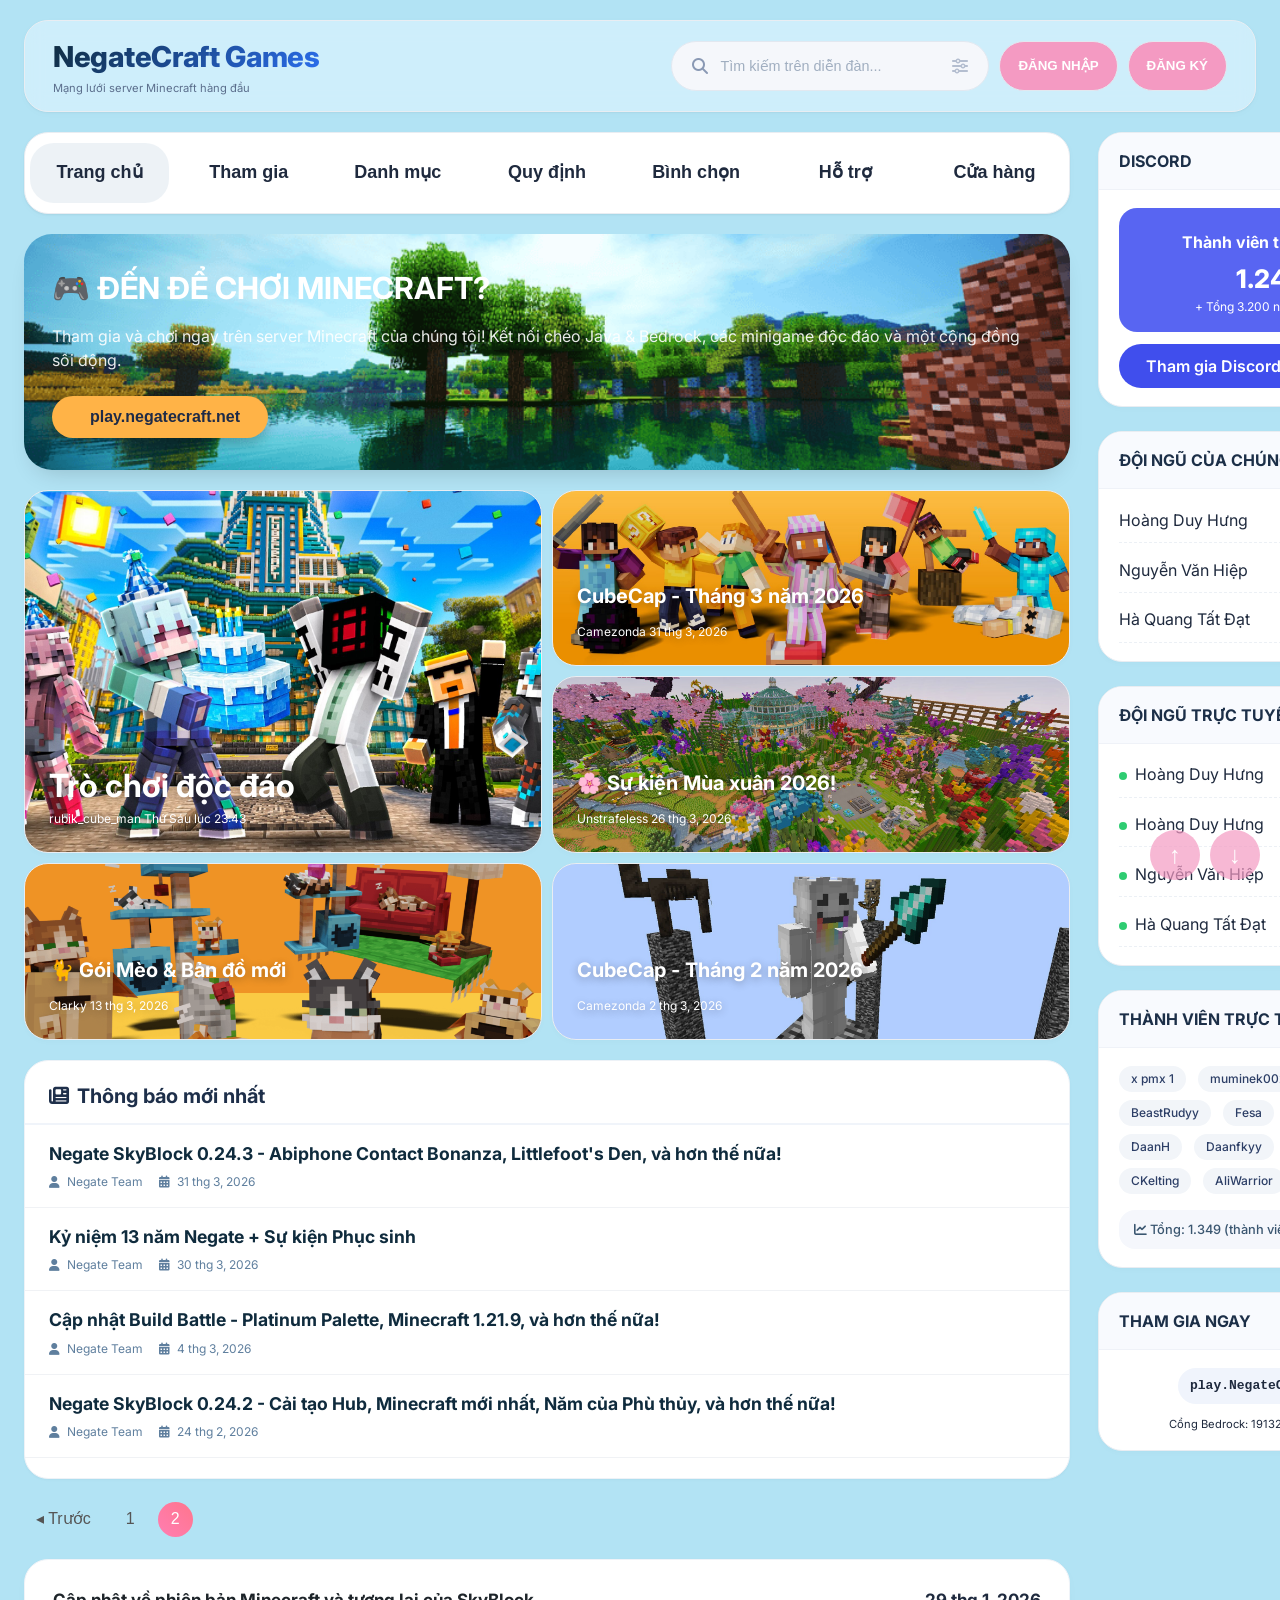
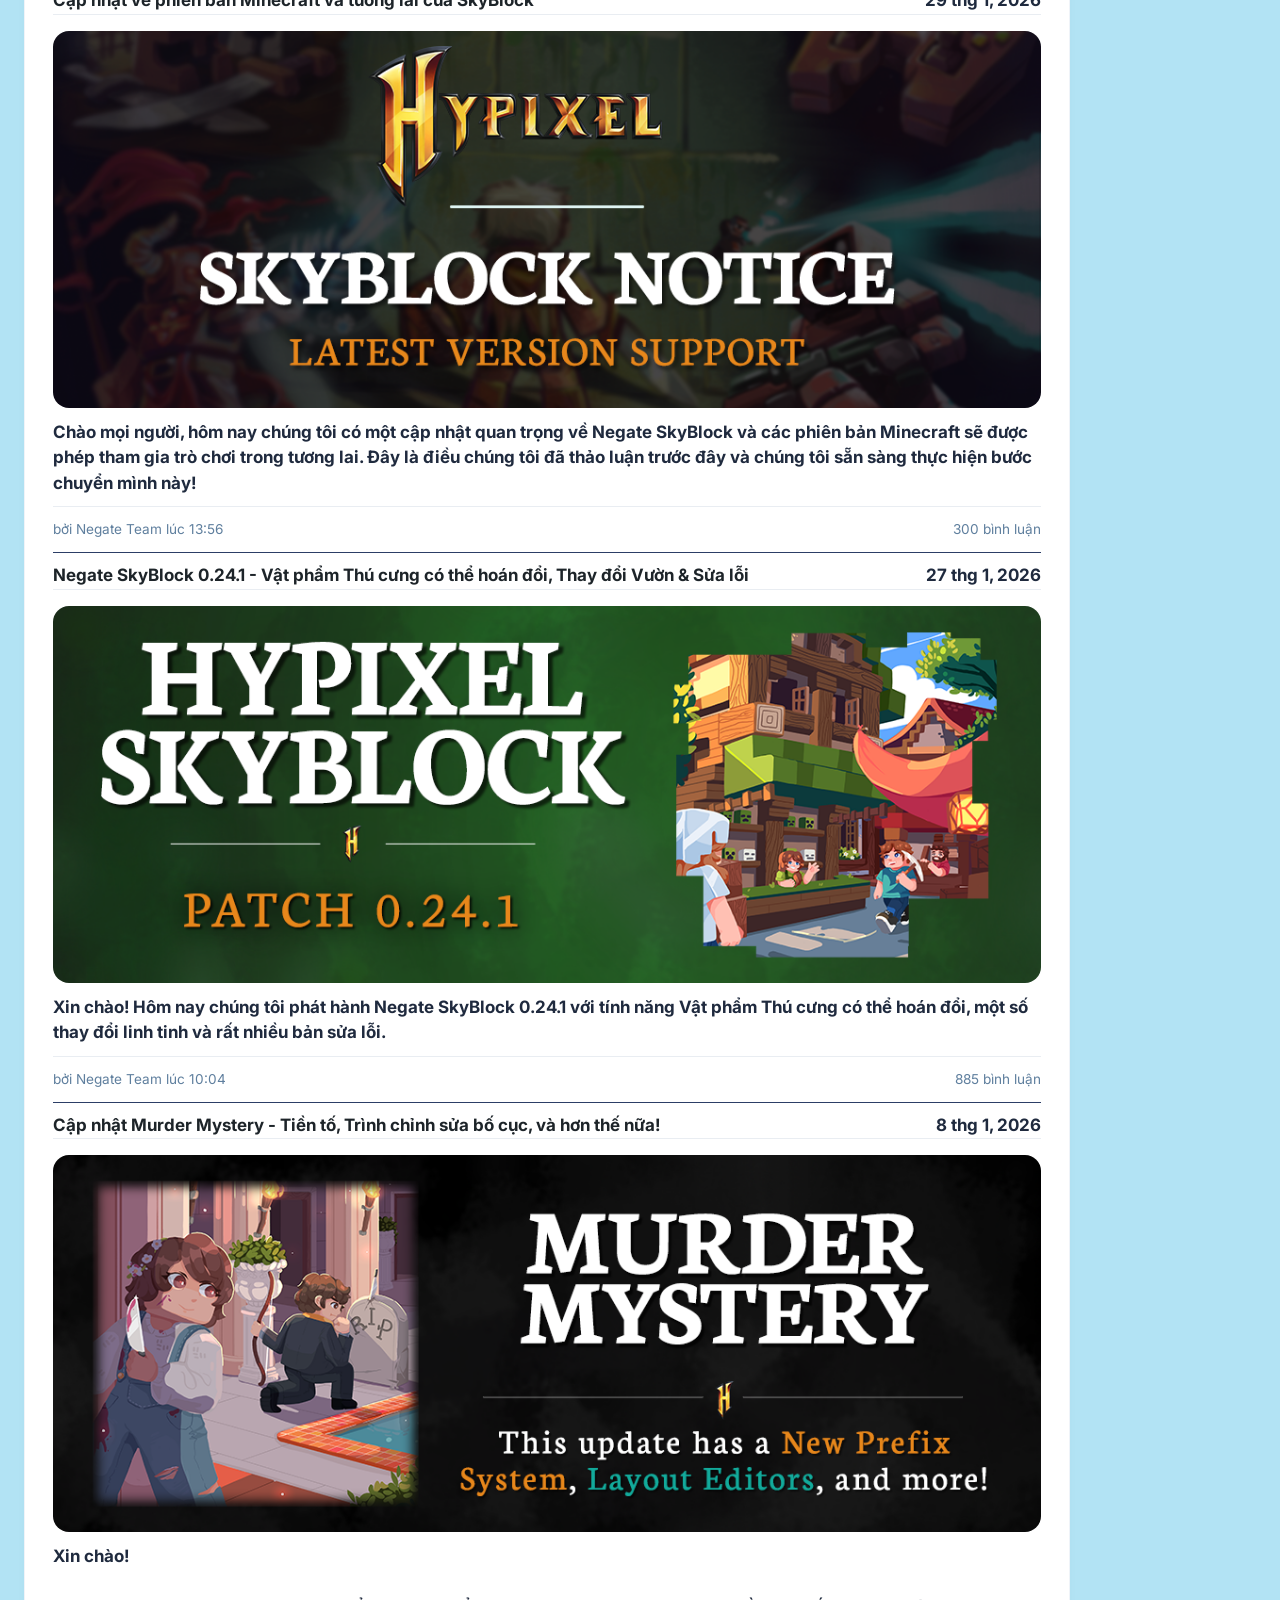
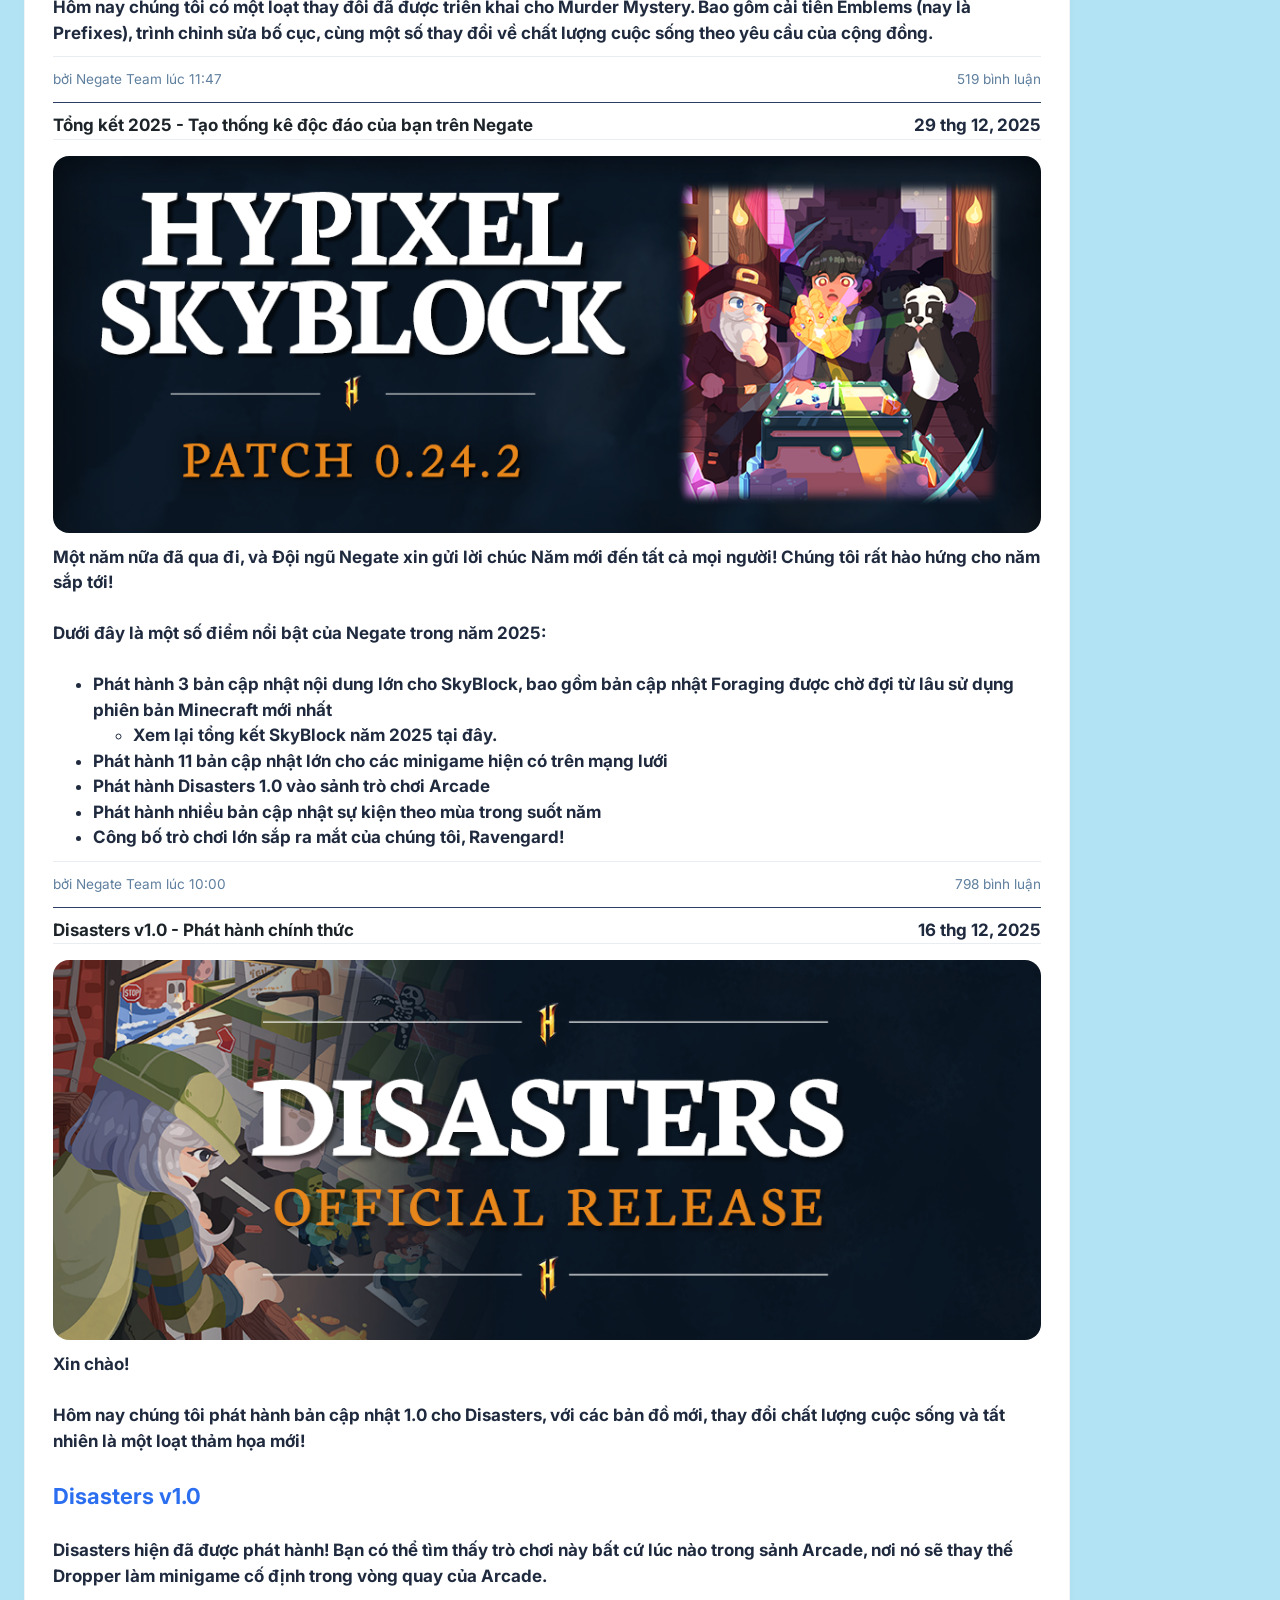
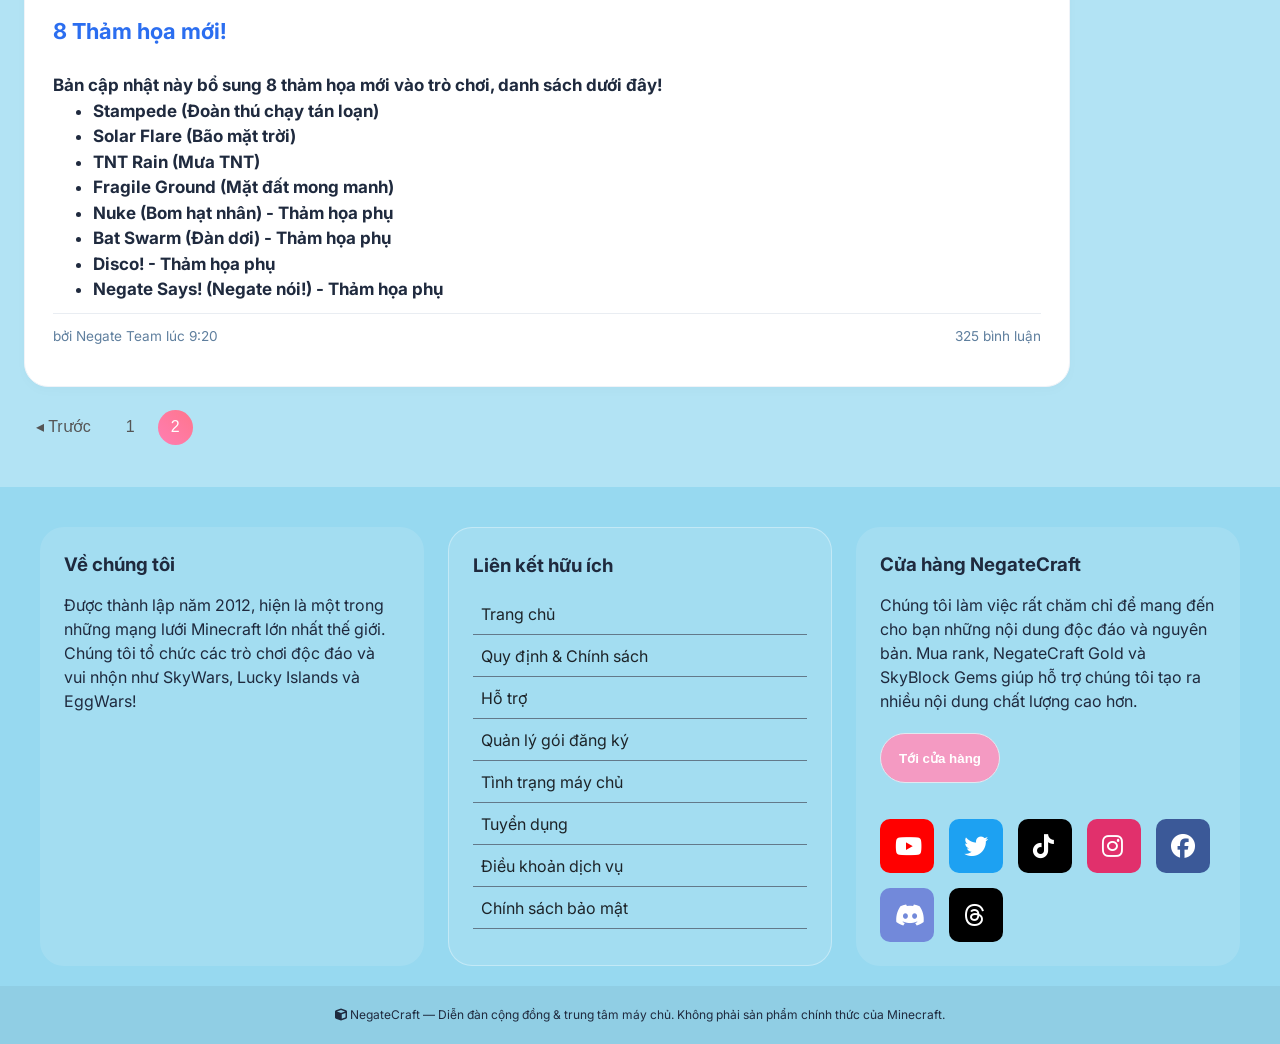
<file: trang_chu2.html>
<!DOCTYPE html>
<html lang="vi">

<head>
  <meta charset="UTF-8">
  <meta name="viewport" content="width=device-width, initial-scale=1.0, viewport-fit=cover">
  <title>NegateCraft - Cộng đồng & Diễn đàn</title>
  <!-- Font Awesome & Google Fonts -->
  <link rel="stylesheet" href="https://fonts.googleapis.com/css2?family=Inter:opsz,wght@14..32,300;400;500;600;700&display=swap">
  <link rel="stylesheet" href="https://cdnjs.cloudflare.com/ajax/libs/font-awesome/6.5.0/css/all.min.css">
  <!-- External CSS -->
  <link rel="stylesheet" href="./css/main.css">
  <link rel="stylesheet" href="./css/nav.css">
  <link rel="stylesheet" href="./css/login_register.css">
</head>

<body>
  <div class="forum-wrapper">
    <!-- Header với logo + tìm kiếm -->
    <div class="cl forum-header">
      <div class="logo-area">
        <a href="trang_chu.html"><h1>NegateCraft Games</h1></a>
        <p>Mạng lưới server Minecraft hàng đầu</p>
      </div>
      <div class="header-right">
        <div class="search-area">
          <i class="fas fa-search"></i>
          <input type="text" placeholder="Tìm kiếm trên diễn đàn...">
          <i class="fas fa-sliders-h" style="opacity: 0.6;"></i>
        </div>
        <div class="login-area">
          <button onclick="openLogin()">ĐĂNG NHẬP</button>
        </div>
        <div class="register-area">
          <button onclick="openRegister()">ĐĂNG KÝ</button>
        </div>
      </div>
    </div>

    <!-- MODAL ĐĂNG NHẬP -->
    <div id="loginModal" class="modal">
        <div class="modal-box">
          <span class="close" onclick="closeModal()">&times;</span>
          <h2>Đăng nhập</h2>
          <p>Vui lòng đăng nhập để tiếp tục. <span>Quên mật khẩu?</span></p>
          <form action="login">
            <label for="email">Email</label>
            <input type="text" placeholder="Email của bạn">
            <label for="password">Mật khẩu</label>
            <input type="password" placeholder="Mật khẩu của bạn">
            <button>Đăng nhập</button>
            <p style="margin-top: 10px; text-align: center;">Hoặc</p>
            <button style="background: #5865f2; margin-top: 10px;">Tiếp tục với Discord</button>
            <p style="margin-top: 10px; text-align: center;">Chưa có tài khoản? <span>Đăng ký ngay</span></p>
          </form>
       </div>
    </div>

    <!-- MODAL ĐĂNG KÝ -->
    <div id="registerModal" class="modal">
        <div class="modal-box register-link">
            <span class="close" onclick="closeModal()">&times;</span>
            <h2>Đăng ký</h2>
            <p>Đã có tài khoản? <span>Đăng nhập</span></p>
            <form action="register">
              <label for="email">Email</label>
              <input type="email" placeholder="email@cuaban.com">
              <label for="username">Tên hiển thị</label>
              <input type="text" placeholder="Nhập tên hiển thị">
              <label for="password">Mật khẩu</label>
              <input type="password" placeholder="Mật khẩu của bạn">
              <label for="check-password">Xác nhận mật khẩu</label>
              <input type="password" placeholder="Nhập lại mật khẩu">
              <div style="display: flex; align-items: center; gap: 8px; margin-top: 12px;">
                <input type="checkbox" id="terms" style="cursor: pointer; width: 16px; height: 16px;">
                <label for="terms" style="font-size: 12px; margin: 0; cursor: pointer;">Tôi đồng ý với <a href="#"><span>Điều khoản dịch vụ</span></a> và <a href="#"><span>Chính sách bảo mật</span></a></label>
              </div>
              <button>Đăng ký</button>
              <p style="margin-top: 10px; text-align: center;">Hoặc</p>
              <button style="background: #5865f2; margin-top: 10px;">Tiếp tục với Discord</button>
            </form>
        </div>
    </div>

    <!-- Bố cục chính: nội dung bên trái + thanh bên phải -->
    <div class="forum-grid">
      <!-- CỘT TRÁI: nội dung chính -->
      <div class="main-content">

        <!-- Thanh điều hướng -->
        <nav class="nav-bar">
          <ul class="nav-menu">
            <li class="active"><a class="nav-link" href="trang_chu.html">Trang chủ</a></li>
            <li><a href="tham_gia.html">Tham gia</a></li>
            <li><a href="danh_muc.html">Danh mục</a></li>
            <li class="dropdown-item">
              <a href="luat_le.html">Quy định</a>
              <ul class="dropdown-menu">
                <li><a href="luat_le.html">Quy tắc máy chủ</a></li>
                <li><a href="luat_le.html">Chính sách bảo mật</a></li>
                <li><a href="luat_le.html">Quy tắc SkyBlock</a></li>
                <li><a href="luat_le.html">Điều khoản dịch vụ</a></li>
              </ul>
            </li>
            <li><a href="binh_chon.html">Bình chọn</a></li>
            <li><a href="ho_tro.html">Hỗ trợ</a></li>
            <li><a href="cua_hang.html">Cửa hàng</a></li>
          </ul>
        </nav>

        <!-- Banner chào mừng -->
        <div class="welcome-card">
          <h2>🎮 ĐẾN ĐỂ CHƠI MINECRAFT?</h2>
          <p>Tham gia và chơi ngay trên server Minecraft của chúng tôi! Kết nối chéo Java & Bedrock, các minigame độc đáo và một cộng đồng sôi động.</p>
          <button onclick="copyIP()" class="btn-join" id="joinServerBtn"><i class="fab fa-minecraft"></i> play.negatecraft.net</button>
        </div>

        <!-- Khối lưới tính năng -->
        <div class="feature-grid">
          <div class="grid-block">
            <div class="grid-item grid-big card card-1">
              <div class="entry-header">
                <h3 style="font-size: 32px; margin-bottom: 12px;">Trò chơi độc đáo</h3>
                <p>rubik_cube_man Thứ Sáu lúc 23:43</p>
              </div>
            </div>

            <div class="grid-item grid-small card card-2">
              <div class="entry-header">
                <h3>CubeCap - Tháng 3 năm 2026</h3>
                <p>Camezonda 31 thg 3, 2026</p> 
              </div>
            </div>

            <div class="grid-item grid-small card card-3">
              <div class="entry-header">
                <h3>🌸 Sự kiện Mùa xuân 2026!</h3>
                <p>Unstrafeless 26 thg 3, 2026</p>
              </div>
            </div>

            <div class="grid-item grid-small card card-4">
              <div class="entry-header">
                <h3>🐈 Gói Mèo & Bản đồ mới</h3>
                <p>Clarky 13 thg 3, 2026</p>
              </div>
            </div>

            <div class="grid-item grid-small card card-5">
              <div class="entry-header">
                <h3>CubeCap - Tháng 2 năm 2026</h3>
                <p>Camezonda 2 thg 3, 2026</p>
              </div>
            </div>
          </div>
        </div>

        <!-- DANH SÁCH TIN TỨC & CUBECAP MỚI NHẤT -->
        <div class="cl news-list">
          <div class="section-header">
            <i class="fas fa-newspaper"></i> Thông báo mới nhất
          </div>
          <div class="news-item">
            <div class="news-title">Negate SkyBlock 0.24.3 - Abiphone Contact Bonanza, Littlefoot's Den, và hơn thế nữa!</div>
            <div class="news-meta"><span><i class="fas fa-user"></i> Negate Team</span> <span><i class="fas fa-calendar-alt"></i> 31 thg 3, 2026</span></div>
          </div>
          <div class="news-item">
            <div class="news-title">Kỷ niệm 13 năm Negate + Sự kiện Phục sinh</div>
            <div class="news-meta"><span><i class="fas fa-user"></i> Negate Team</span> <span><i class="fas fa-calendar-alt"></i> 30 thg 3, 2026</span></div>
          </div>
          <div class="news-item">
            <div class="news-title">Cập nhật Build Battle - Platinum Palette, Minecraft 1.21.9, và hơn thế nữa!</div>
            <div class="news-meta"><span><i class="fas fa-user"></i> Negate Team</span> <span><i class="fas fa-calendar-alt"></i> 4 thg 3, 2026</span></div>
          </div>
          <div class="news-item">
            <div class="news-title">Negate SkyBlock 0.24.2 - Cải tạo Hub, Minecraft mới nhất, Năm của Phù thủy, và hơn thế nữa!</div>
            <div class="news-meta"><span><i class="fas fa-user"></i> Negate Team</span> <span><i class="fas fa-calendar-alt"></i> 24 thg 2, 2026</span></div>
          </div>
        </div>

        <!-- Phân trang -->
        <div class="pagination">
          <a href="trang_chu.html" class="prev">◂ Trước</a>
          <a href="trang_chu.html" class="page">1</a>
          <a href="trang_chu2.html" class="page active">2</a>
        </div>

        <!-- Danh sách bài viết trang 2 -->
        <div class="cl announcement-block">
          <div class="block-post">
            <h2 class="block-header">
              <a href="#">
                Cập nhật về phiên bản Minecraft và tương lai của SkyBlock
              </a>
              <span>
                29 thg 1, 2026
              </span>
            </h2>
            <div class="block-image">
              <img src="./img/200/201.png" alt="Cập nhật về phiên bản Minecraft và tương lai của SkyBlock">
              Chào mọi người, hôm nay chúng tôi có một cập nhật quan trọng về Negate SkyBlock và các phiên bản Minecraft sẽ được phép tham gia trò chơi trong tương lai. Đây là điều chúng tôi đã thảo luận trước đây và chúng tôi sẵn sàng thực hiện bước chuyển mình này!
            </div>
            <div class="block-footer">
              <span>bởi Negate Team lúc 13:56</span>
              <span>300 bình luận</span>
            </div>
          </div>

          <div class="block-post">
            <h2 class="block-header">
              <a href="#">
                Negate SkyBlock 0.24.1 - Vật phẩm Thú cưng có thể hoán đổi, Thay đổi Vườn & Sửa lỗi
              </a>
              <span>
                27 thg 1, 2026
              </span>
            </h2>
            <div class="block-image">
              <img src="./img/200/202.png" alt="Negate SkyBlock 0.24.1 - Vật phẩm Thú cưng có thể hoán đổi, Thay đổi Vườn & Sửa lỗi">
              Xin chào! Hôm nay chúng tôi phát hành Negate SkyBlock 0.24.1 với tính năng Vật phẩm Thú cưng có thể hoán đổi, một số thay đổi linh tinh và rất nhiều bản sửa lỗi.
            </div>
            <div class="block-footer">
              <span>bởi Negate Team lúc 10:04</span>
              <span>885 bình luận</span>
            </div>
          </div>

          <div class="block-post">
            <h2 class="block-header">
              <a href="#">
                Cập nhật Murder Mystery - Tiền tố, Trình chỉnh sửa bố cục, và hơn thế nữa!
              </a>
              <span>
                8 thg 1, 2026
              </span>
            </h2>
            <div class="block-image">
              <img src="./img/200/203.png" alt="Cập nhật Murder Mystery - Tiền tố, Trình chỉnh sửa bố cục, và hơn thế nữa!">
              Xin chào! 
              <br>
              <br>
              Hôm nay chúng tôi có một loạt thay đổi đã được triển khai cho Murder Mystery. Bao gồm cải tiến Emblems (nay là Prefixes), trình chỉnh sửa bố cục, cùng một số thay đổi về chất lượng cuộc sống theo yêu cầu của cộng đồng.
            </div>
            <div class="block-footer">
              <span>bởi Negate Team lúc 11:47</span>
              <span>519 bình luận</span>
            </div>
          </div>

          <div class="block-post">
            <h2 class="block-header">
              <a href="#">
                Tổng kết 2025 - Tạo thống kê độc đáo của bạn trên Negate
              </a>
              <span>
                29 thg 12, 2025
              </span>
            </h2>
            <div class="block-image">
              <img src="./img/200/204.png" alt="Tổng kết 2025 - Tạo thống kê độc đáo của bạn trên Negate">
              Một năm nữa đã qua đi, và Đội ngũ Negate xin gửi lời chúc Năm mới đến tất cả mọi người! Chúng tôi rất hào hứng cho năm sắp tới!
              <br>
              <br>
              Dưới đây là một số điểm nổi bật của Negate trong năm 2025:
              <br>
              <br>
              <ul class="event-list">
                <li>
                  Phát hành 3 bản cập nhật nội dung lớn cho SkyBlock, bao gồm bản cập nhật Foraging được chờ đợi từ lâu sử dụng phiên bản Minecraft mới nhất
                  <ul class="sub-event-list">
                    <li>Xem lại tổng kết SkyBlock năm 2025 tại đây.</li>
                  </ul>
                </li>
                <li>Phát hành 11 bản cập nhật lớn cho các minigame hiện có trên mạng lưới</li>
                <li>Phát hành Disasters 1.0 vào sảnh trò chơi Arcade</li>
                <li>Phát hành nhiều bản cập nhật sự kiện theo mùa trong suốt năm</li>
                <li>Công bố trò chơi lớn sắp ra mắt của chúng tôi, Ravengard!</li>
              </ul>
            </div>
            <div class="block-footer">
              <span>bởi Negate Team lúc 10:00</span>
              <span>798 bình luận</span>
            </div>
          </div>

          <div class="block-post">
            <h2 class="block-header">
              <a href="#">
                Disasters v1.0 - Phát hành chính thức
              </a>
              <span>
                16 thg 12, 2025
              </span>
            </h2>
            <div class="block-image">
              <img src="./img/200/205.png" alt="Disasters v1.0 - Phát hành chính thức">
              Xin chào!
              <br>
              <br>
              Hôm nay chúng tôi phát hành bản cập nhật 1.0 cho Disasters, với các bản đồ mới, thay đổi chất lượng cuộc sống và tất nhiên là một loạt thảm họa mới!
              <br>
              <br>
              <span>Disasters v1.0</span>
              <br>
              Disasters hiện đã được phát hành! Bạn có thể tìm thấy trò chơi này bất cứ lúc nào trong sảnh Arcade, nơi nó sẽ thay thế Dropper làm minigame cố định trong vòng quay của Arcade.
              <br>
              <br>
              <span>8 Thảm họa mới!</span>
              <br>
              Bản cập nhật này bổ sung 8 thảm họa mới vào trò chơi, danh sách dưới đây!
              <ul class="event-list">
                <li>Stampede (Đoàn thú chạy tán loạn)</li>
                <li>Solar Flare (Bão mặt trời)</li>
                <li>TNT Rain (Mưa TNT)</li>
                <li>Fragile Ground (Mặt đất mong manh)</li>
                <li>Nuke (Bom hạt nhân) - Thảm họa phụ</li>
                <li>Bat Swarm (Đàn dơi) - Thảm họa phụ</li>
                <li>Disco! - Thảm họa phụ</li>
                <li>Negate Says! (Negate nói!) - Thảm họa phụ</li>
              </ul>
            </div>
            <div class="block-footer">
              <span>bởi Negate Team lúc 9:20</span>
              <span>325 bình luận</span>
            </div>
          </div>
        </div>

        <!-- Phân trang thứ hai -->
        <div class="pagination">
          <a href="trang_chu.html" class="prev">◂ Trước</a>
          <a href="trang_chu.html" class="page">1</a>
          <a href="trang_chu2.html" class="page active">2</a>
        </div>
      </div>

      <!-- THANH BÊN PHẢI: các widget cộng đồng -->
      <div class="sidebar">
        <!-- Widget Discord -->
        <div class="widget">
          <div class="widget-title">DISCORD</div>
          <div class="widget-content">
            <div class="discord-stats">
              <div style="font-weight: bold; margin: 6px 0;">Thành viên trực tuyến</div>
              <div style="font-size: 1.6rem; font-weight: 800;">1.247</div>
              <div style="font-size: 0.75rem;">+ Tổng 3.200 người online</div>
            </div>
            <a href="https://discord.gg/P8kcQZNn" class="discord-btn" id="discordBtn">Tham gia Discord của chúng tôi</a>
          </div>
        </div>

        <!-- Widget ĐỘI NGŨ CỦA CHÚNG TÔI -->
        <div class="widget">
          <div class="widget-title">ĐỘI NGŨ CỦA CHÚNG TÔI</div>
          <div class="widget-content">
            <div class="team-list">
              <div class="team-member">
                <span>Hoàng Duy Hưng</span>
                <span class="role-badge">Lập trình viên</span>
              </div>
              <div class="team-member">
                <span>Nguyễn Văn Hiệp</span>
                <span class="role-badge">Thành viên</span>
              </div>
              <div class="team-member">
                <span>Hà Quang Tất Đạt</span>
                <span class="role-badge">Trưởng nhóm</span>
              </div>
            </div>
          </div>
        </div>

        <!-- Widget ĐỘI NGŨ TRỰC TUYẾN -->
        <div class="widget">
          <div class="widget-title">ĐỘI NGŨ TRỰC TUYẾN</div>
          <div class="widget-content">
            <div class="team-list">
              <div class="team-member"><span><span class="online-dot"></span>Hoàng Duy Hưng</span><span
                  class="role-badge">Đảm
                  bảo chất lượng</span></div>
              <div class="team-member"><span><span class="online-dot"></span>Hoàng Duy Hưng</span><span
                  class="role-badge">Điều hành viên</span></div>
              <div class="team-member"><span><span class="online-dot"></span>Nguyễn Văn Hiệp</span><span
                  class="role-badge">Quản trị phúc lợi</span></div>
              <div class="team-member"><span><span class="online-dot"></span>Hà Quang Tất Đạt</span><span
                  class="role-badge">Trợ giúp</span></div>
            </div>
          </div>
        </div>

        <!-- Widget THÀNH VIÊN TRỰC TUYẾN -->
        <div class="widget">
          <div class="widget-title">THÀNH VIÊN TRỰC TUYẾN</div>
          <div class="widget-content">
            <div class="username-cloud">
              <span>x pmx 1</span> <span>muminek002</span> <span>xNqkkii</span> <span>BeastRudyy</span>
              <span>Fesa</span> <span>Loskol</span> <span>DaanH</span> <span>Daanfkyy</span>
              <span>TruePenguin</span> <span>CKelting</span> <span>AliWarrior</span> <span>SrMuerto7w7</span>
            </div>
            <div class="total-stats">
              <i class="fas fa-chart-line"></i> Tổng: 1.349 (thành viên: 13, khách: 1.336)
            </div>
          </div>
        </div>

        <!-- Widget IP SERVER -->
        <div class="widget">
          <div class="widget-title">THAM GIA NGAY</div>
          <div class="widget-content" style="text-align: center;">
            <code style="background:#F0F4FC; padding: 8px 12px; border-radius: 32px; display:inline-block; font-weight:600;">play.NegateCraft.net</code>
            <p style="font-size: 0.7rem; margin-top: 12px;">Cổng Bedrock: 19132 | Java 1.8-1.20+</p>
          </div>
        </div>
      </div>
    </div>
  </div>

  <!-- Chân trang chính -->
  <footer class="footer">
    <div class="pageContent">
      <div class="block">
        <div class="block-container">
          <h3>Về chúng tôi</h3>
          <p>Được thành lập năm 2012, hiện là một trong những mạng lưới Minecraft lớn nhất thế giới. Chúng tôi tổ chức các trò chơi độc đáo và vui nhộn như SkyWars, Lucky Islands và EggWars!</p>
        </div>
      </div>
      <div class="block">
        <div class="block-container">
          <h3>Liên kết hữu ích</h3>
          <ul style="list-style: none;">
            <li><a href="#">Trang chủ</a></li>
            <li><a href="#">Quy định & Chính sách</a></li>
            <li><a href="#">Hỗ trợ</a></li>
            <li><a href="#">Quản lý gói đăng ký</a></li>
            <li><a href="#">Tình trạng máy chủ</a></li>
            <li><a href="#">Tuyển dụng</a></li>
            <li><a href="#">Điều khoản dịch vụ</a></li>
            <li><a href="#">Chính sách bảo mật</a></li>
          </ul>
        </div>
      </div>
      <div class="block login-area block-3">
        <div class="block-container">
          <h3>Cửa hàng NegateCraft</h3>
          <p>Chúng tôi làm việc rất chăm chỉ để mang đến cho bạn những nội dung độc đáo và nguyên bản. Mua rank, NegateCraft Gold và SkyBlock Gems giúp hỗ trợ chúng tôi tạo ra nhiều nội dung chất lượng cao hơn.</p>
          <button style="margin: 20px 0px;">Tới cửa hàng</button>
        </div>
        <div class="social">
          <i class="fa-brands fa-youtube"></i>
          <i class="fa-brands fa-twitter"></i>
          <i class="fa-brands fa-tiktok"></i>
          <i class="fa-brands fa-instagram"></i>
          <i class="fa-brands fa-facebook"></i>
          <i class="fa-brands fa-discord"></i>
          <i class="fa-brands fa-threads"></i>
        </div>
      </div>
    </div>
  </footer>

  <!-- Dòng ghi chú cuối -->
  <footer class="footer-note">
    <i class="fas fa-cube"></i> NegateCraft — Diễn đàn cộng đồng & trung tâm máy chủ. Không phải sản phẩm chính thức của Minecraft.
  </footer>

  <!-- Nút cuộn trang -->
  <div class="scrollButtons">
    <button id="scrollUpBtn" title="Lên đầu trang">↑</button>
    <button id="scrollDownBtn" title="Xuống cuối trang">↓</button>
  </div>
  <script src="./js/script.js"></script>
</body>
</html>
</file>
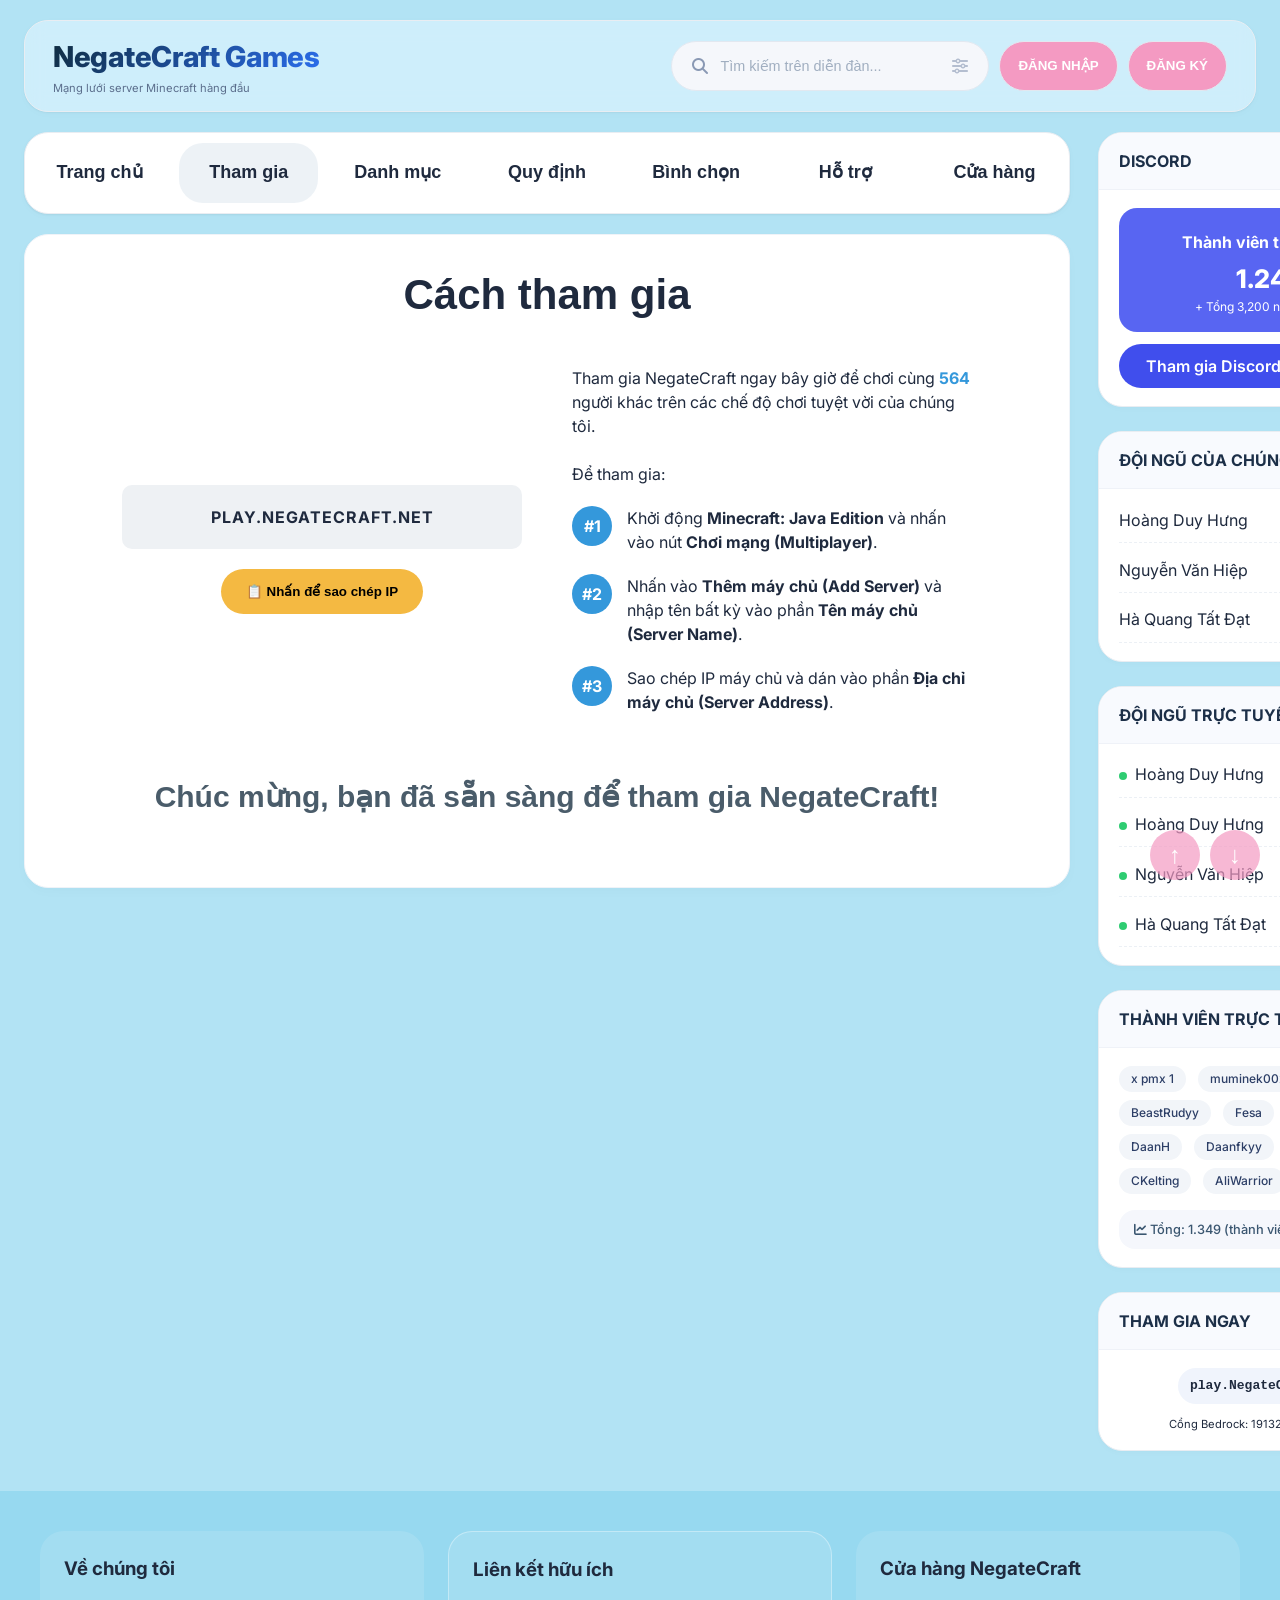
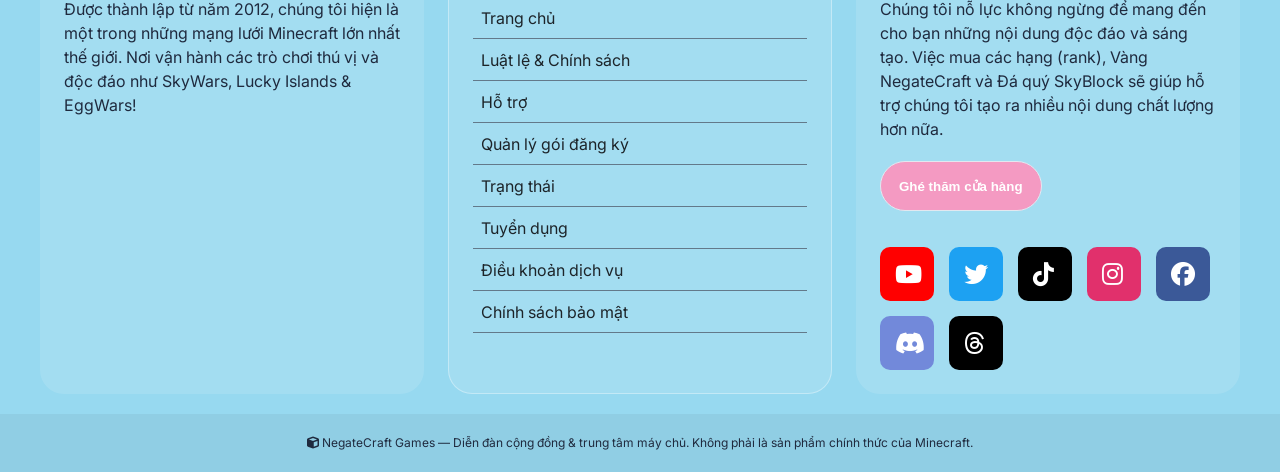
<file: tro_choi.html>
<!DOCTYPE html>
<html lang="vi">

<head>
  <meta charset="UTF-8">
  <meta name="viewport" content="width=device-width, initial-scale=1.0, viewport-fit=cover">
  <title>NegateCraft Games - Cộng đồng & Diễn đàn</title>
  <!-- Font Awesome & Google Fonts -->
  <link rel="stylesheet" href="https://fonts.googleapis.com/css2?family=Inter:opsz,wght@14..32,300;400;500;600;700&display=swap">
  <link rel="stylesheet" href="https://cdnjs.cloudflare.com/ajax/libs/font-awesome/6.5.0/css/all.min.css">
  <!-- External CSS -->
  <link rel="stylesheet" href="./css/main.css">
  <link rel="stylesheet" href="./css/login_register.css">
  <link rel="stylesheet" href="./css/nav.css">
  <link rel="stylesheet" href="./css/play.css">
</head>

<body>
  <div class="forum-wrapper">
    <!-- Header with logo + search -->
    <div class="forum-header">
      <div class="logo-area">
        <h1>NegateCraft Games</h1>
        <p>Mạng lưới server Minecraft hàng đầu</p>
      </div>
      <div class="header-right">
        <div class="search-area">
          <i class="fas fa-search"></i>
          <input type="text" placeholder="Tìm kiếm trên diễn đàn...">
          <i class="fas fa-sliders-h" style="opacity: 0.6;"></i>
        </div>
        <div class="login-area">
          <button onclick="openLogin()">ĐĂNG NHẬP</button>
        </div>
        <div class="register-area">
          <button onclick="openRegister()">ĐĂNG KÝ</button>
        </div>
      </div>
    </div>

    <!-- LOGIN -->
    <div id="loginModal" class="modal">
        <div class="modal-box">
          <span class="close" onclick="closeModal()">&times;</span>
          <h2>Đăng nhập</h2>
          <p>Vui lòng đăng nhập để tiếp tục. <span>Quên mật khẩu?</span></p>
          <form action="login">
            <label for="email">Email</label>
            <input type="text" placeholder="Your@email.com">
            <label for="password">Mật khẩu</label>
            <input type="password" placeholder="Mật khẩu của bạn">
            <button>Đăng nhập</button>
            <p style="margin-top: 10px; text-align: center;">Hoặc</p>
            <button style="background: #5865f2; margin-top: 10px;">Tiếp tục với Discord</button>
            <p style="margin-top: 10px; text-align: center;">Chưa có tài khoản? <span>Đăng ký</span></p>
          </form>
       </div>
    </div>

    <!-- REGISTER -->
    <div id="registerModal" class="modal">
        <div class="modal-box register-link">
            <span class="close" onclick="closeModal()">&times;</span>
            <h2>Đăng ký</h2>
            <p>Bạn đã có tài khoản? <span>Đăng nhập</span></p>
            <form action="register">
              <label for="email">Email</label>
              <input type="email" placeholder="your@email.com">
              <label for="username">Tên hiển thị</label>
              <input type="text" placeholder="Nhập tên hiển thị của bạn">
              <label for="password">Mật khẩu</label>
              <input type="password" placeholder="Mật khẩu của bạn">
              <label for="check-password">Xác nhận mật khẩu</label>
              <input type="password" placeholder="Nhập lại mật khẩu">
              <div style="display: flex; align-items: center; gap: 8px; margin-top: 12px;">
                <input type="checkbox" id="terms" style="cursor: pointer; width: 16px; height: 16px;">
                <label for="terms" style="font-size: 12px; margin: 0; cursor: pointer;">Tôi đồng ý với <a href="#"><span>Điều khoản dịch vụ</span></a> và <a href="#"><span>Chính sách bảo mật</span></a></label>
              </div>
              <button>Đăng ký</button>
              <p style="margin-top: 10px; text-align: center;">Hoặc</p>
              <button style="background: #5865f2; margin-top: 10px;">Tiếp tục với Discord</button>
            </form>
        </div>
    </div>

    <!-- Main grid: left content + right sidebar -->
    <div class="forum-grid">
      <!-- LEFT COLUMN: main feed -->
      <div class="main-content">
        <!-- Navigation Menu -->
        <nav class="nav-bar">
          <ul class="nav-menu">
            <li><a href="trang_chu.html">Trang chủ</a></li>
            <li class="active"><a class="nav-link" href="tro_choi.html">Tham gia</a></li>
            <li><a href="danh_muc.html">Danh mục</a></li>
            <li class="dropdown-item">
              <a href="#">Quy định</a>
              <ul class="dropdown-menu">
                <li><a href="#">Server Rules</a></li>
                <li><a href="#">Privacy Policy</a></li>
                <li><a href="#">SkyBlock Rules</a></li>
                <li><a href="#">Terms of Service</a></li>
              </ul>
            </li>
            <li><a href="binh_chon.html">Bình chọn</a></li>
            <li><a href="ho_tro.html">Hỗ trợ</a></li>
            <li><a href="cua_hang.html">Cửa hàng</a></li>
          </ul>
        </nav>

        <div class="announcement-block">
          <div class="page-content">
            <h2>Cách tham gia</h2>
            <div class="play-page">
              <!-- LEFT -->
              <div class="left">
                <div class="ip-box">PLAY.NEGATECRAFT.NET</div>
                <button onclick="copyIP()" class="copy-btn">📋 Nhấn để sao chép IP</button>
              </div>
              <!-- RIGHT -->
              <div class="right">
                <p class="desc">
                    Tham gia NegateCraft ngay bây giờ để chơi cùng <span>564</span>
                    người khác trên các chế độ chơi tuyệt vời của chúng tôi.
                    <br>
                    <br>
                    Để tham gia:
                </p>

                <div class="step">
                    <div class="circle">#1</div>
                    <p>Khởi động <b>Minecraft: Java Edition</b> và nhấn vào nút <b>Chơi mạng (Multiplayer)</b>.</p>
                </div>

                <div class="step">
                    <div class="circle">#2</div>
                    <p>Nhấn vào <b>Thêm máy chủ (Add Server)</b> và nhập tên bất kỳ vào phần <b>Tên máy chủ (Server Name)</b>.</p>
                </div>

                <div class="step">
                    <div class="circle">#3</div>
                    <p>Sao chép IP máy chủ và dán vào phần <b>Địa chỉ máy chủ (Server Address)</b>.</p>
                </div>
              </div>
            </div>
            <h2 class="footer-text">Chúc mừng, bạn đã sẵn sàng để tham gia NegateCraft!</h2>
          </div>
        </div>
      </div>

      <!-- RIGHT SIDEBAR: all community widgets -->
      <div class="sidebar">
        <!-- Discord widget -->
        <div class="widget">
          <div class="widget-title">DISCORD</div>
          <div class="widget-content">
            <div class="discord-stats">
              <div style="font-weight: bold; margin: 6px 0;">Thành viên trực tuyến</div>
              <div style="font-size: 1.6rem; font-weight: 800;">1.247</div>
              <div style="font-size: 0.75rem;">+ Tổng 3,200 người online</div>
            </div>
            <a href="https://discord.gg/P8kcQZNn" class="discord-btn" id="discordBtn">Tham gia Discord của chúng tôi</a>
          </div>
        </div>

        <!-- Widget ĐỘI NGŨ CỦA CHÚNG TÔI -->
        <div class="widget">
          <div class="widget-title">ĐỘI NGŨ CỦA CHÚNG TÔI</div>
          <div class="widget-content">
            <div class="team-list">
              <div class="team-member">
                <span>Hoàng Duy Hưng</span>
                <span class="role-badge">Lập trình viên</span>
              </div>
              <div class="team-member">
                <span>Nguyễn Văn Hiệp</span>
                <span class="role-badge">Thành viên</span>
              </div>
              <div class="team-member">
                <span>Hà Quang Tất Đạt</span>
                <span class="role-badge">Trưởng nhóm</span>
              </div>
            </div>
          </div>
        </div>

        <!-- Widget ĐỘI NGŨ TRỰC TUYẾN -->
        <div class="widget">
          <div class="widget-title">ĐỘI NGŨ TRỰC TUYẾN</div>
          <div class="widget-content">
            <div class="team-list">
              <div class="team-member"><span><span class="online-dot"></span>Hoàng Duy Hưng</span><span
                  class="role-badge">Đảm
                  bảo chất lượng</span></div>
              <div class="team-member"><span><span class="online-dot"></span>Hoàng Duy Hưng</span><span
                  class="role-badge">Điều hành viên</span></div>
              <div class="team-member"><span><span class="online-dot"></span>Nguyễn Văn Hiệp</span><span
                  class="role-badge">Quản trị phúc lợi</span></div>
              <div class="team-member"><span><span class="online-dot"></span>Hà Quang Tất Đạt</span><span
                  class="role-badge">Trợ giúp</span></div>
            </div>
          </div>
        </div>

        <!-- MEMBERS ONLINE -->
        <div class="widget">
          <div class="widget-title">THÀNH VIÊN TRỰC TUYẾN</div>
          <div class="widget-content">
            <div class="username-cloud">
              <span>x pmx 1</span> <span>muminek002</span> <span>xNqkkii</span> <span>BeastRudyy</span>
              <span>Fesa</span> <span>Loskol</span> <span>DaanH</span> <span>Daanfkyy</span>
              <span>TruePenguin</span> <span>CKelting</span> <span>AliWarrior</span> <span>SrMuerto7w7</span>
            </div>
            <div class="total-stats">
              <i class="fas fa-chart-line"></i> Tổng: 1.349 (thành viên: 13, khách: 1.336)
            </div>
          </div>
        </div>

        <!-- server IP quick reference -->
        <div class="widget">
          <div class="widget-title">THAM GIA NGAY</div>
          <div class="widget-content" style="text-align: center;">
            <code
              style="background:#F0F4FC; padding: 8px 12px; border-radius: 32px; display:inline-block; font-weight:600;">play.NegateCraft.net</code>
            <p style="font-size: 0.7rem; margin-top: 12px;">Cổng Bedrock: 19132 | Java 1.8-1.20+</p>
          </div>
        </div>
      </div>
    </div>
  </div>

  <footer class="footer">
    <div class="pageContent">
      <div class="block">
        <div class="block-container">
          <h3>Về chúng tôi</h3>
          <p>Được thành lập từ năm 2012, chúng tôi hiện là một trong những mạng lưới Minecraft lớn nhất thế giới. Nơi vận hành các trò chơi thú vị và độc đáo như SkyWars, Lucky Islands & EggWars!</p>
        </div>
      </div>
      <div class="block">
        <div class="block-container">
          <h3>Liên kết hữu ích</h3>
          <ul style="list-style: none;">
            <li><a href="#">Trang chủ</a></li>
            <li><a href="#">Luật lệ & Chính sách</a></li>
            <li><a href="#">Hỗ trợ</a></li>
            <li><a href="#">Quản lý gói đăng ký</a></li>
            <li><a href="#">Trạng thái</a></li>
            <li><a href="#">Tuyển dụng</a></li>
            <li><a href="#">Điều khoản dịch vụ</a></li>
            <li><a href="#">Chính sách bảo mật</a></li>
          </ul>
        </div>
      </div>
      <div class="block login-area block-3">
        <div class="block-container">
          <h3>Cửa hàng NegateCraft</h3>
          <p>Chúng tôi nỗ lực không ngừng để mang đến cho bạn những nội dung độc đáo và sáng tạo. Việc mua các hạng (rank), Vàng NegateCraft và Đá quý SkyBlock sẽ giúp hỗ trợ chúng tôi tạo ra nhiều nội dung chất lượng hơn nữa.</p>
          <button style="margin: 20px 0px;">Ghé thăm cửa hàng</button>
        </div>
        <div class="social">
          <i class="fa-brands fa-youtube"></i>
          <i class="fa-brands fa-twitter"></i>
          <i class="fa-brands fa-tiktok"></i>
          <i class="fa-brands fa-instagram"></i>
          <i class="fa-brands fa-facebook"></i>
          <i class="fa-brands fa-discord"></i>
          <i class="fa-brands fa-threads"></i>
        </div>
      </div>
    </div>
  </footer>

  <footer class="footer-note">
    <i class="fas fa-cube"></i> NegateCraft Games — Diễn đàn cộng đồng & trung tâm máy chủ. Không phải là sản phẩm chính thức của Minecraft.
  </footer>
  <div class="scrollButtons">
    <button id="scrollUpBtn" title="Lên đầu trang">↑</button>
    <button id="scrollDownBtn" title="Xuống cuối trang">↓</button>
  </div>
  <script src="./js/script.js"></script>
</body>
</html>
</file>
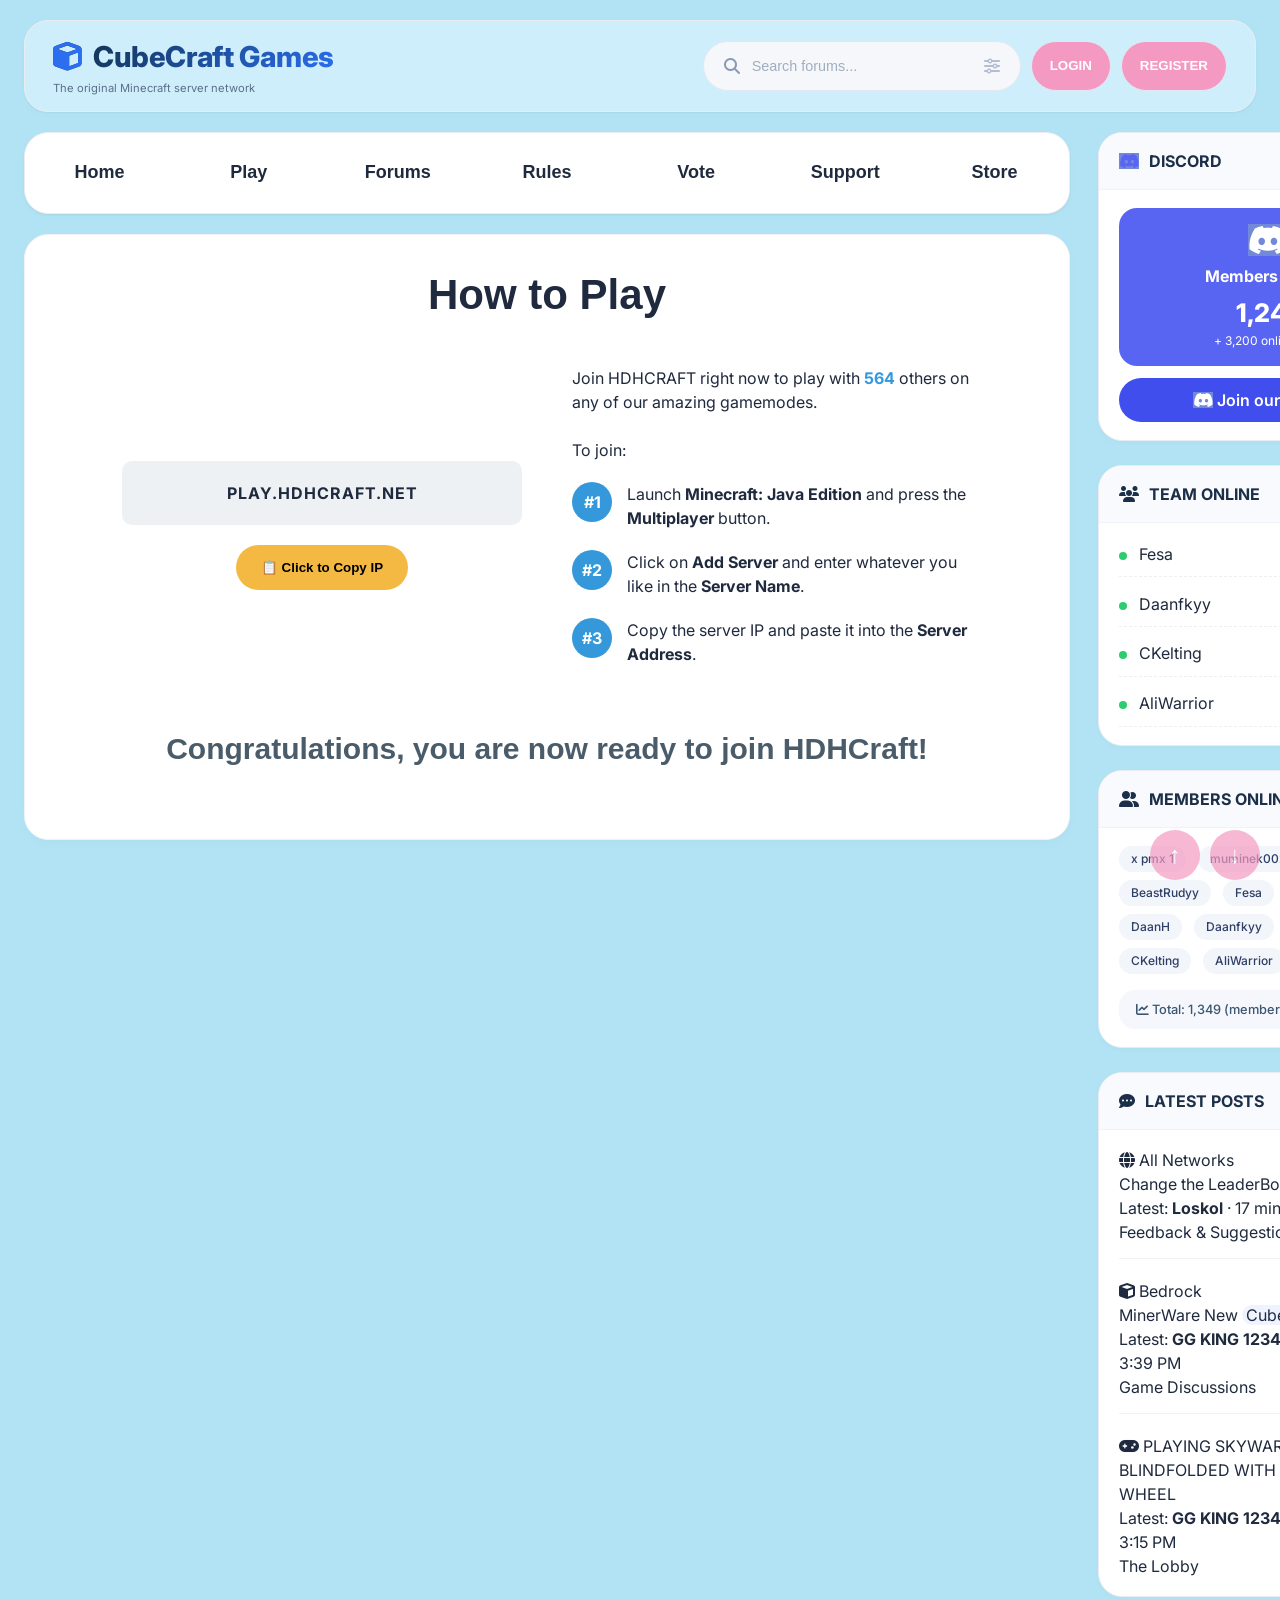
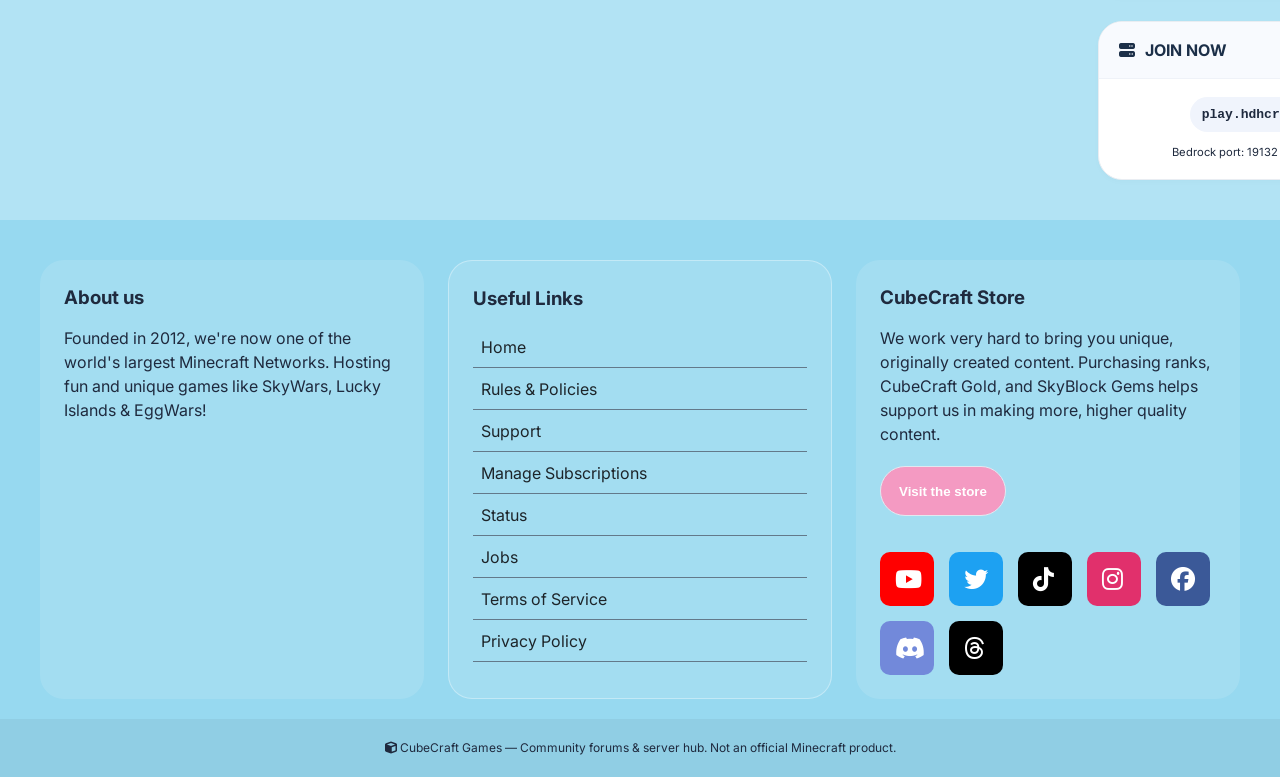
<file: play/play.html>
<!DOCTYPE html>
<html lang="en">

<head>
  <meta charset="UTF-8">
  <meta name="viewport" content="width=device-width, initial-scale=1.0, viewport-fit=cover">
  <title>CubeCraft Games - Community & Forums</title>
  <!-- Font Awesome & Google Fonts -->
  <!-- <link rel="stylesheet" href="https://cdnjs.cloudflare.com/ajax/libs/font-awesome/6.0.0-beta3/css/all.min.css"> -->
  <link rel="stylesheet" href="https://fonts.googleapis.com/css2?family=Inter:opsz,wght@14..32,300;400;500;600;700&display=swap">
  <link rel="stylesheet" href="https://cdnjs.cloudflare.com/ajax/libs/font-awesome/6.5.0/css/all.min.css">
  <!-- External CSS -->
  <link rel="stylesheet" href="../css/main.css">
  <link rel="stylesheet" href="../css/login_register.css">
  <link rel="stylesheet" href="../css/nav.css">
  <link rel="stylesheet" href="../css/play.css">
  <!-- <link rel="stylesheet" href="./lib/all.min.css">
  <link rel="stylesheet" href="./lib/all.min1.css"> -->
</head>

<body>
  <div class="forum-wrapper">
    <!-- Header with logo + search -->
    <div class="forum-header">
      <div class="logo-area">
        <h1><i class="fas fa-cube" style="color: #2B6EF0; margin-right: 6px;"></i> CubeCraft Games</h1>
        <p>The original Minecraft server network</p>
      </div>
      <div class="header-right">
        <div class="search-area">
          <i class="fas fa-search"></i>
          <input type="text" placeholder="Search forums...">
          <i class="fas fa-sliders-h" style="opacity: 0.6;"></i>
        </div>
        <div class="login-area">
          <button onclick="openLogin()">LOGIN</button>
        </div>
        <div class="register-area">
          <button onclick="openRegister()">REGISTER</button>
        </div>
      </div>
    </div>

    <!-- LOGIN -->
    <div id="loginModal" class="modal">
        <div class="modal-box">
          <span class="close" onclick="closeModal()">&times;</span>
          <h2>Đăng nhập</h2>
          <p>Vui lòng đăng nhập để tiếp tục. <span>Quên mật khẩu?</span></p>
          <form action="login">
            <label for="email">Email</label>
            <input type="text" placeholder="Your@email.com">
            <label for="password">Mật khẩu</label>
            <input type="password" placeholder="Mật khẩu của bạn">
            <button>Đăng nhập</button>
            <p style="margin-top: 10px; text-align: center;">Hoặc</p>
            <button style="background: #5865f2; margin-top: 10px;">Tiếp tục với Discord</button>
            <p style="margin-top: 10px; text-align: center;">Chưa có tài khoản? <span>Đăng ký</span></p>
          </form>
       </div>
    </div>

    <!-- REGISTER -->
    <div id="registerModal" class="modal">
        <div class="modal-box register-link">
            <span class="close" onclick="closeModal()">&times;</span>
            <h2>Đăng ký</h2>
            <p>Bạn đã có tài khoản? <span>Đăng nhập</span></p>
            <form action="register">
              <label for="email">Email</label>
              <input type="email" placeholder="your@email.com">
              <label for="username">Tên hiển thị</label>
              <input type="text" placeholder="Nhập tên hiển thị của bạn">
              <label for="password">Mật khẩu</label>
              <input type="password" placeholder="Mật khẩu của bạn">
              <label for="check-password">Xác nhận mẩ khẩu</label>
              <input type="password" placeholder="Nhập lại mật khẩu">
              <div style="display: flex; align-items: center; gap: 8px; margin-top: 12px;">
                <input type="checkbox" id="terms" style="cursor: pointer; width: 16px; height: 16px;">
                <label for="terms" style="font-size: 12px; margin: 0; cursor: pointer;">Tôi dồng ý với <a href="#"><span>Điều khoản dịch vụ</span></a> và <a href="#"><span>Chính sách bảo mật</span></a></label>
              </div>
              <button>Đăng ký</button>
              <p style="margin-top: 10px; text-align: center;">Hoặc</p>
              <button style="background: #5865f2; margin-top: 10px;">Tiếp tục với Discord</button>
            </form>
        </div>
    </div>

    <!-- Main grid: left content + right sidebar -->
    <div class="forum-grid">
      <!-- LEFT COLUMN: main feed -->
      <div class="main-content">
        <!-- Navigation Menu -->
        <nav class="nav-bar">
          <ul class="nav-menu">
            <li><a href="../index.html">Home</a></li>
            <li><a href="../play/play.html">Play</a></li>
            <li><a href="#">Forums</a></li>
            <li><a href="#">Rules</a></li>
            <li><a href="#">Vote</a></li>
            <li><a href="#">Support</a></li>
            <li><a href="#">Store</a></li>
          </ul>
        </nav>
        <div class="announcement-block">
          <div class="page-content">
            <h2>How to Play</h2>
            <div class="play-page">
              <!-- LEFT -->
              <div class="left">
                <div class="ip-box">PLAY.HDHCRAFT.NET</div>
                <button onclick="copyIP()" class="copy-btn">📋 Click to Copy IP</button>
              </div>
              <!-- RIGHT -->
              <div class="right">
                <p class="desc">
                    Join HDHCRAFT right now to play with <span>564</span>
                    others on any of our amazing gamemodes.
                    <br>
                    <br>
                    To join:
                </p>

                <div class="step">
                    <div class="circle">#1</div>
                    <p>Launch <b>Minecraft: Java Edition</b> and press the <b>Multiplayer</b> button.</p>
                </div>

                <div class="step">
                    <div class="circle">#2</div>
                    <p>Click on <b>Add Server</b> and enter whatever you like in the <b>Server Name</b>.</p>
                </div>

                <div class="step">
                    <div class="circle">#3</div>
                    <p>Copy the server IP and paste it into the <b>Server Address</b>.</p>
                </div>
              </div>
            </div>
            <h2 class="footer-text">Congratulations, you are now ready to join HDHCraft!</h2>
          </div>
        </div>
      </div>

      <!-- RIGHT SIDEBAR: all community widgets -->
      <div class="sidebar">
        <!-- Discord widget -->
        <div class="widget">
          <div class="cl widget-title">
            <i class="fab fa-discord" style="color:#5865F2;"></i> DISCORD
          </div>
          <div class="widget-content">
            <div class="discord-stats">
              <i class="fab fa-discord fa-2x"></i>
              <div style="font-weight: bold; margin: 6px 0;">Members Online</div>
              <div style="font-size: 1.6rem; font-weight: 800;">1,247</div>
              <div style="font-size: 0.75rem;">+ 3,200 online total</div>
            </div>
            <a href="#" class="discord-btn" id="discordBtn"><i class="fab fa-discord"></i> Join our Discord</a>
          </div>
        </div>

        <!-- TEAM ONLINE widget -->
        <div class="widget">
          <div class="cl widget-title">
            <i class="fas fa-users"></i> TEAM ONLINE
          </div>
          <div class="widget-content">
            <div class="team-list">
              <div class="team-member"><span><span class="online-dot"></span> Fesa</span><span
                  class="role-badge">Quality Assurance</span></div>
              <div class="team-member"><span><span class="online-dot"></span> Daanfkyy</span><span
                  class="role-badge">Mod</span></div>
              <div class="team-member"><span><span class="online-dot"></span> CKelting</span><span
                  class="role-badge">Welfare Admin</span></div>
              <div class="team-member"><span><span class="online-dot"></span> AliWarrior</span><span
                  class="role-badge">Helper</span></div>
            </div>
          </div>
        </div>

        <!-- MEMBERS ONLINE -->
        <div class="widget">
          <div class="cl widget-title">
            <i class="fas fa-user-friends"></i> MEMBERS ONLINE
          </div>
          <div class="widget-content">
            <div class="username-cloud">
              <span>x pmx 1</span> <span>muminek002</span> <span>xNqkkii</span> <span>BeastRudyy</span>
              <span>Fesa</span> <span>Loskol</span> <span>DaanH</span> <span>Daanfkyy</span>
              <span>TruePenguin</span> <span>CKelting</span> <span>AliWarrior</span> <span>SrMuerto7w7</span>
            </div>
            <div class="total-stats">
              <i class="fas fa-chart-line"></i> Total: 1,349 (members: 13, guests: 1,336)
            </div>
          </div>
        </div>

        <!-- LATEST POSTS -->
        <div class="widget">
          <div class="cl widget-title">
            <i class="fas fa-comment-dots"></i> LATEST POSTS
          </div>
          <div class="widget-content">
            <div class="post-item">
              <div class="post-category"><i class="fas fa-globe"></i> All Networks</div>
              <div class="post-title">Change the LeaderBoard system</div>
              <div class="post-meta">Latest: <strong>Loskol</strong> · 17 minutes ago</div>
              <span class="forum-name">Feedback & Suggestions</span>
            </div>
            <div class="post-item">
              <div class="post-category"><i class="fas fa-cube"></i> Bedrock</div>
              <div class="post-title">MinerWare New <span
                  style="background:#EFF3FF; padding:0 4px; border-radius:12px;">CubeCraft record</span></div>
              <div class="post-meta">Latest: <strong>GG KING 1234576</strong> · Today at 3:39 PM</div>
              <span class="forum-name">Game Discussions</span>
            </div>
            <div class="post-item">
              <div class="post-category"><i class="fas fa-gamepad"></i> PLAYING SKYWARS</div>
              <div class="post-title">BLINDFOLDED WITH A STEERING WHEEL</div>
              <div class="post-meta">Latest: <strong>GG KING 1234576</strong> · Today at 3:15 PM</div>
              <span class="forum-name">The Lobby</span>
            </div>
          </div>
        </div>

        <!-- server IP quick reference -->
        <div class="widget">
          <div class="cl widget-title">
            <i class="fas fa-server"></i> JOIN NOW
          </div>
          <div class="widget-content" style="text-align: center;">
            <code
              style="background:#F0F4FC; padding: 8px 12px; border-radius: 32px; display:inline-block; font-weight:600;">play.hdhcraft.net</code>
            <p style="font-size: 0.7rem; margin-top: 12px;">Bedrock port: 19132 | Java 1.8-1.20+</p>
          </div>
        </div>
      </div>
    </div>
  </div>

  <footer class="footer">
    <div class="pageContent">
      <div class="block">
        <div class="block-container">
          <h3>About us</h3>
          <p>Founded in 2012, we're now one of the world's largest Minecraft Networks. Hosting fun and unique games like
            SkyWars, Lucky Islands & EggWars!</p>
        </div>
      </div>
      <div class="block">
        <div class="block-container">
          <h3> Useful Links</h3>
          <ul style="list-style: none;">
            <li><a href="#">Home</a></li>
            <li><a href="#">Rules & Policies</a></li>
            <li><a href="#">Support</a></li>
            <li><a href="#">Manage Subscriptions</a></li>
            <li><a href="#">Status</a></li>
            <li><a href="#">Jobs</a></li>
            <li><a href="#">Terms of Service</a></li>
            <li><a href="#">Privacy Policy</a></li>
          </ul>
        </div>
      </div>
      <div class="block login-area block-3">
        <div class="block-container">
          <h3>CubeCraft Store</h3>
          <p>We work very hard to bring you unique, originally created content. Purchasing ranks, CubeCraft Gold, and
            SkyBlock Gems helps support us in making more, higher quality content.</p>
          <button style="margin: 20px 0px;">Visit the store</button>
        </div>
        <div class="social">
          <i class="fa-brands fa-youtube"></i>
          <i class="fa-brands fa-twitter"></i>
          <i class="fa-brands fa-tiktok"></i>
          <i class="fa-brands fa-instagram"></i>
          <i class="fa-brands fa-facebook"></i>
          <i class="fa-brands fa-discord"></i>
          <i class="fa-brands fa-threads"></i>
        </div>
      </div>
    </div>
  </footer>

  <footer class="footer-note">
    <i class="fas fa-cube"></i> CubeCraft Games — Community forums & server hub. Not an official Minecraft product.
  </footer>
  <div class="scrollButtons">
    <button id="scrollUpBtn" title="Lên đầu trang">↑</button>
    <button id="scrollDownBtn" title="Xuống cuối trang">↓</button>
  </div>
  <script src="../js/script.js"></script>
</body>
</file>
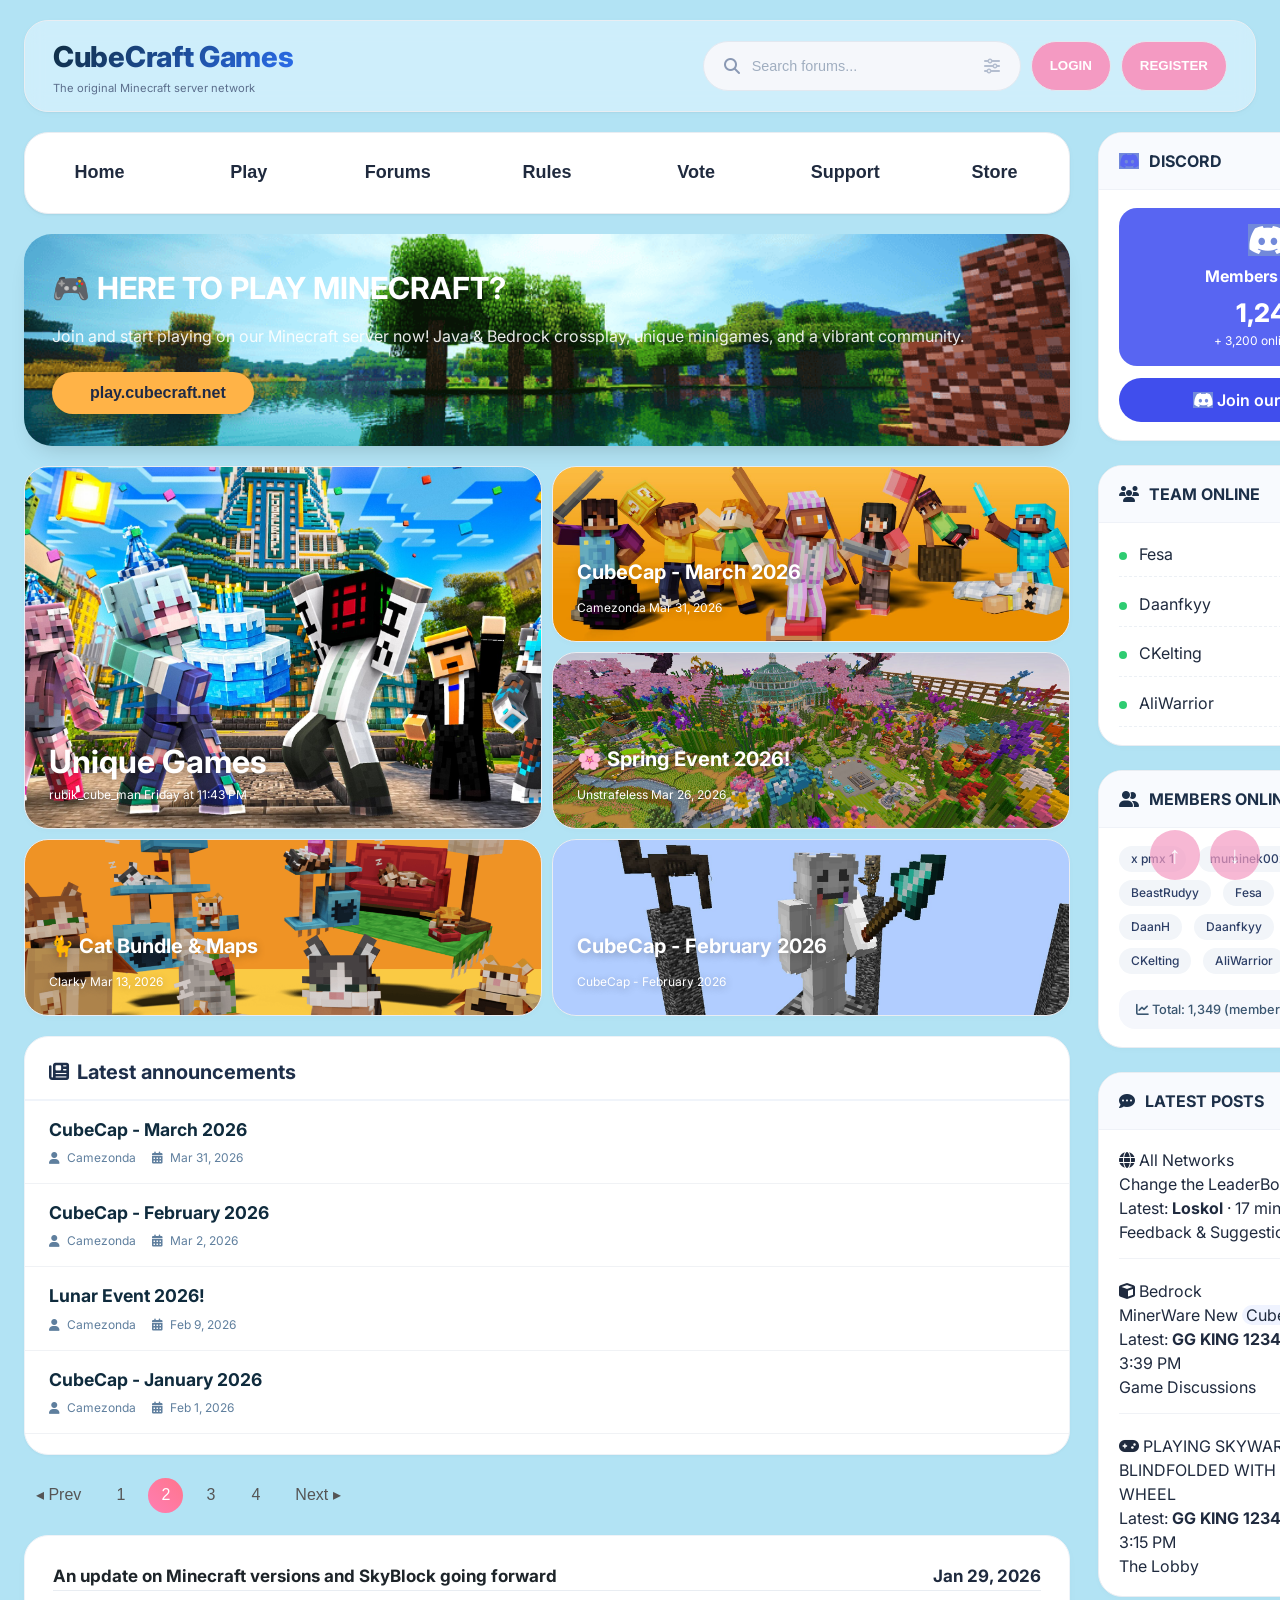
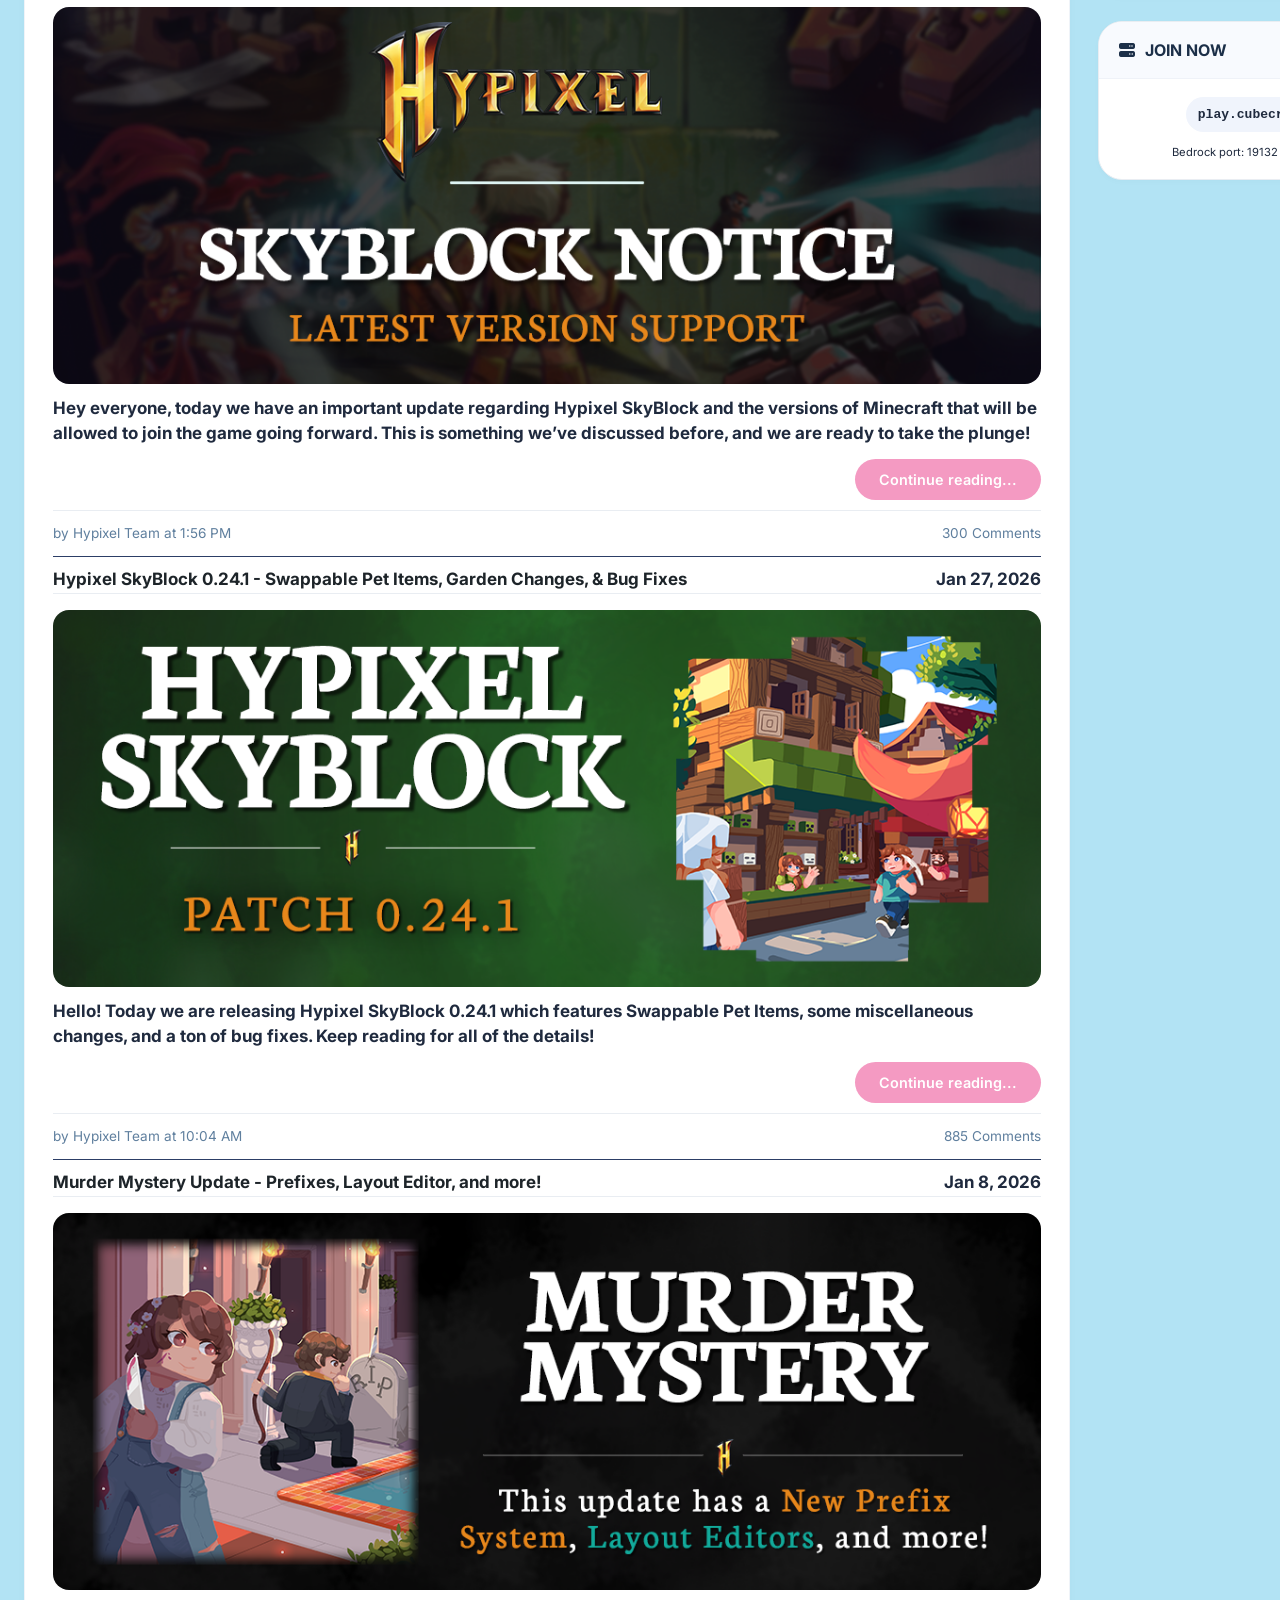
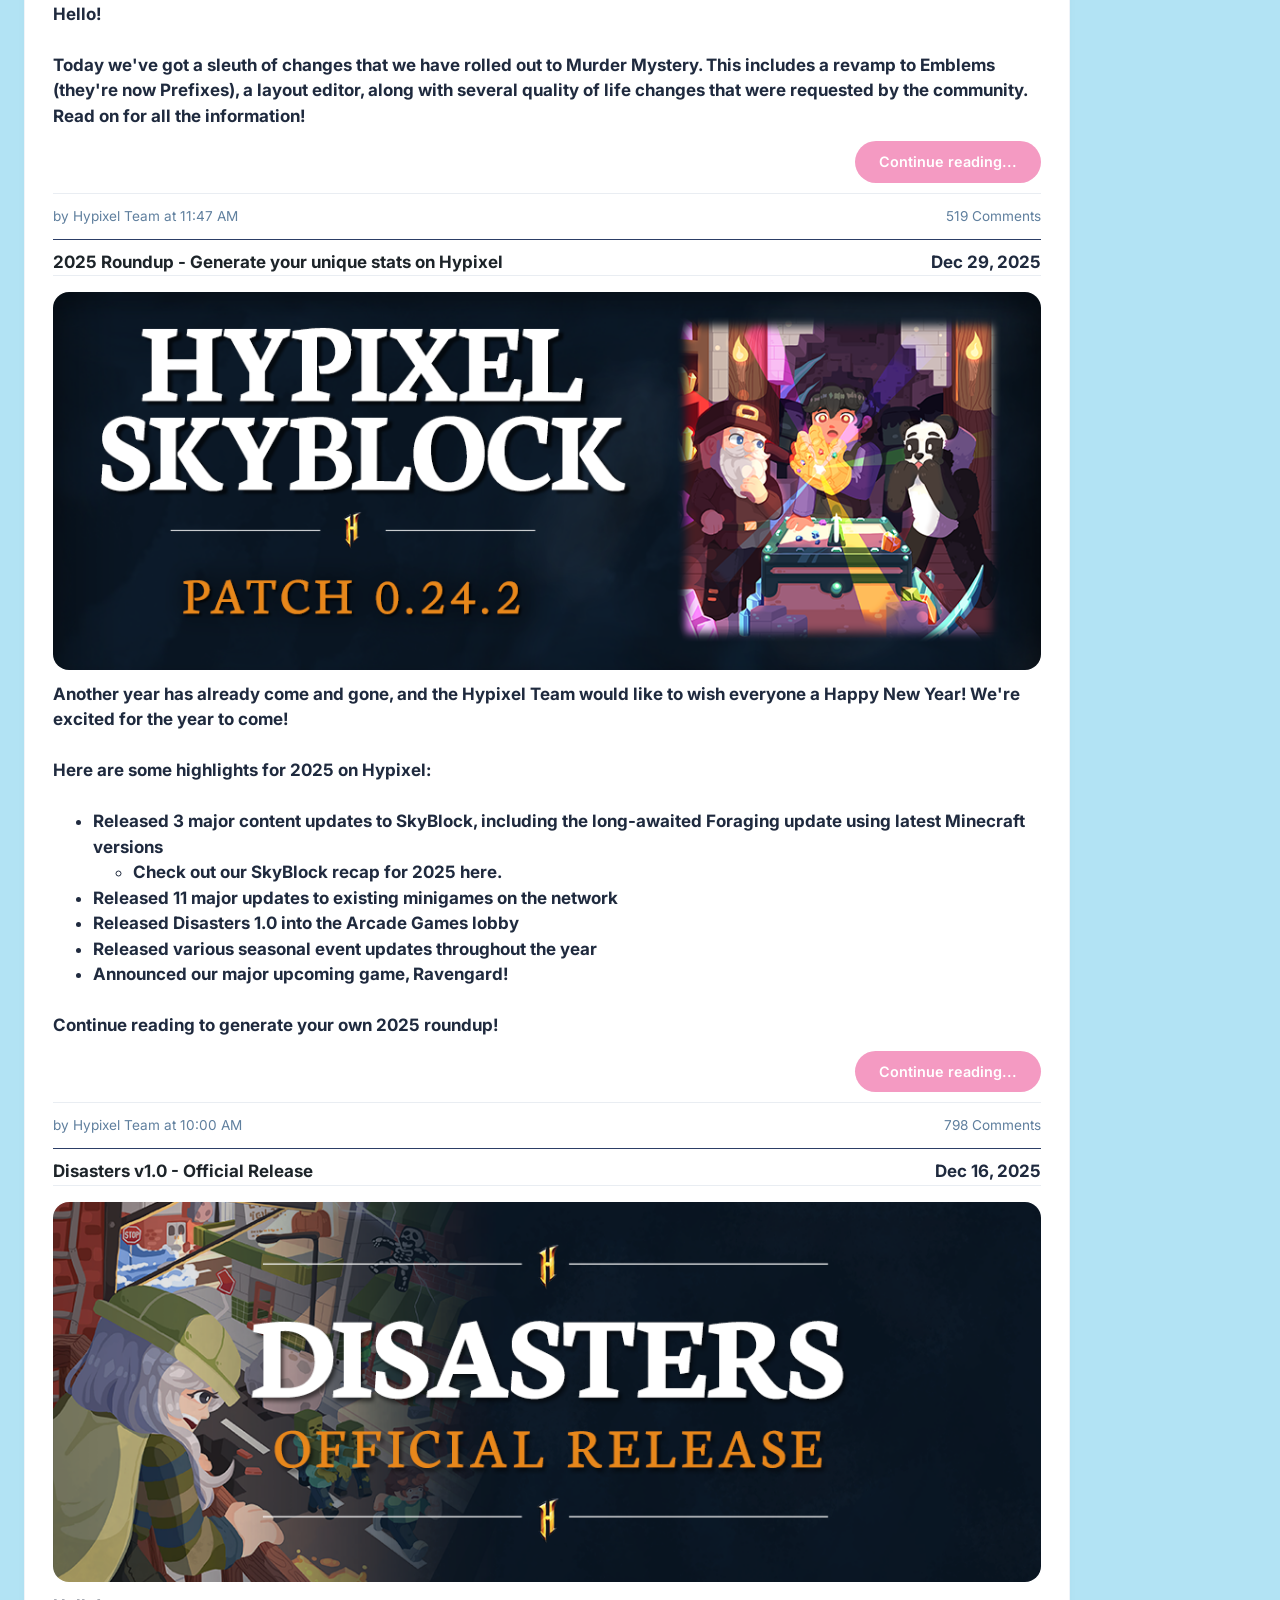
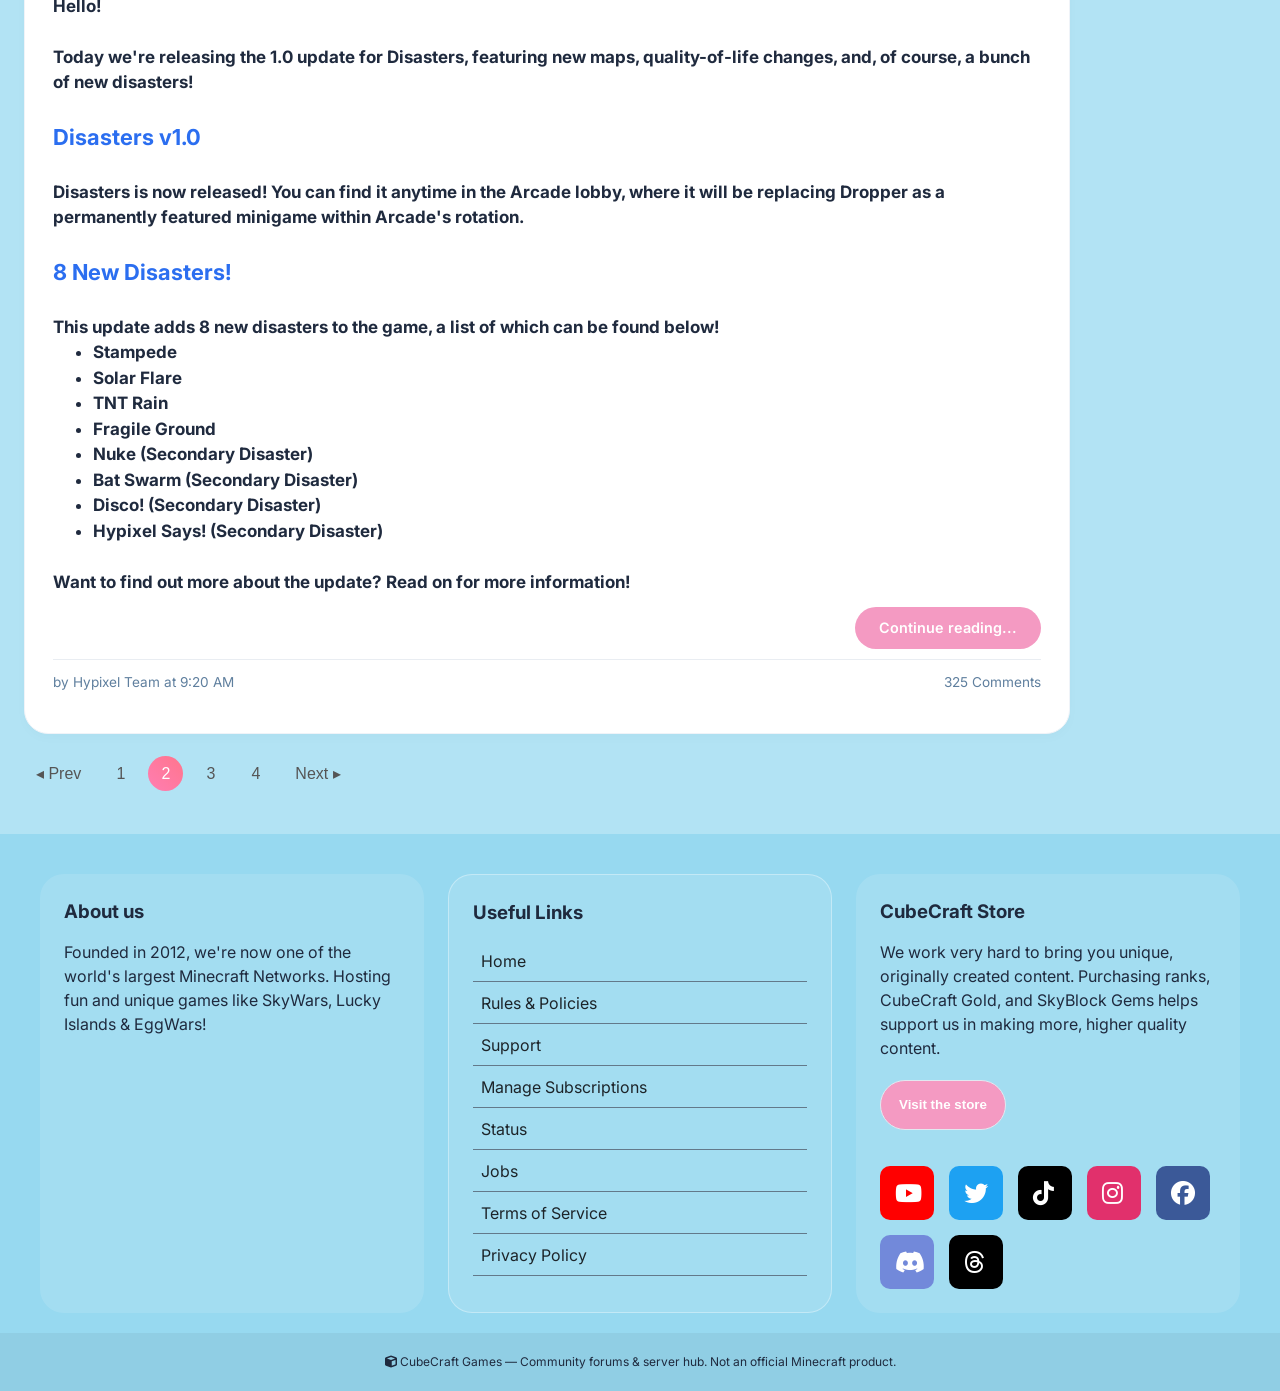
<file: post/post2.html>
<!DOCTYPE html>
<html lang="en">

<head>
  <meta charset="UTF-8">
  <meta name="viewport" content="width=device-width, initial-scale=1.0, viewport-fit=cover">
  <title>CubeCraft Games - Community & Forums</title>
  <!-- Font Awesome & Google Fonts -->
  <!-- <link rel="stylesheet" href="https://cdnjs.cloudflare.com/ajax/libs/font-awesome/6.0.0-beta3/css/all.min.css"> -->
  <link rel="stylesheet" href="https://fonts.googleapis.com/css2?family=Inter:opsz,wght@14..32,300;400;500;600;700&display=swap">
  <link rel="stylesheet" href="https://cdnjs.cloudflare.com/ajax/libs/font-awesome/6.5.0/css/all.min.css">
  <!-- External CSS -->
  <link rel="stylesheet" href="../css/main.css">
  <link rel="stylesheet" href="../css/nav.css">
  <link rel="stylesheet" href="../css/login_register.css">
  <!-- <link rel="stylesheet" href="./lib/all.min.css">
  <link rel="stylesheet" href="./lib/all.min1.css"> -->
</head>

<body>
  <div class="forum-wrapper">
    <!-- Header with logo + search -->
    <div class="cl forum-header">
      <div class="logo-area">
        <h1>CubeCraft Games</h1>
        <p>The original Minecraft server network</p>
      </div>
      <div class="header-right">
        <div class="search-area">
          <i class="fas fa-search"></i>
          <input type="text" placeholder="Search forums...">
          <i class="fas fa-sliders-h" style="opacity: 0.6;"></i>
        </div>
        <div class="login-area">
          <button onclick="openLogin()">LOGIN</button>
        </div>
        <div class="register-area">
          <button onclick="openRegister()">REGISTER</button>
        </div>
      </div>
    </div>

     <!-- LOGIN -->
    <div id="loginModal" class="modal">
        <div class="modal-box">
          <span class="close" onclick="closeModal()">&times;</span>
          <h2>Đăng nhập</h2>
          <p>Vui lòng đăng nhập để tiếp tục. <span>Quên mật khẩu?</span></p>
          <form action="login">
            <label for="email">Email</label>
            <input type="text" placeholder="Your@email.com">
            <label for="password">Mật khẩu</label>
            <input type="password" placeholder="Mật khẩu của bạn">
            <button>Đăng nhập</button>
            <p style="margin-top: 10px; text-align: center;">Hoặc</p>
            <button style="background: #5865f2; margin-top: 10px;">Tiếp tục với Discord</button>
            <p style="margin-top: 10px; text-align: center;">Chưa có tài khoản? <span>Đăng ký</span></p>
          </form>
       </div>
    </div>

    <!-- REGISTER -->
    <div id="registerModal" class="modal">
        <div class="modal-box register-link">
            <span class="close" onclick="closeModal()">&times;</span>
            <h2>Đăng ký</h2>
            <p>Bạn đã có tài khoản? <span>Đăng nhập</span></p>
            <form action="register">
              <label for="email">Email</label>
              <input type="email" placeholder="your@email.com">
              <label for="username">Tên hiển thị</label>
              <input type="text" placeholder="Nhập tên hiển thị của bạn">
              <label for="password">Mật khẩu</label>
              <input type="password" placeholder="Mật khẩu của bạn">
              <label for="check-password">Xác nhận mẩ khẩu</label>
              <input type="password" placeholder="Nhập lại mật khẩu">
              <div style="display: flex; align-items: center; gap: 8px; margin-top: 12px;">
                <input type="checkbox" id="terms" style="cursor: pointer; width: 16px; height: 16px;">
                <label for="terms" style="font-size: 12px; margin: 0; cursor: pointer;">Tôi dồng ý với <a href="#"><span>Điều khoản dịch vụ</span></a> và <a href="#"><span>Chính sách bảo mật</span></a></label>
              </div>
              <button>Đăng ký</button>
              <p style="margin-top: 10px; text-align: center;">Hoặc</p>
              <button style="background: #5865f2; margin-top: 10px;">Tiếp tục với Discord</button>
            </form>
        </div>
    </div>

    <!-- Main grid: left content + right sidebar -->
    <div class="forum-grid">
      <!-- LEFT COLUMN: main feed -->
      <div class="main-content">

        <!-- Navigation Menu -->
        <nav class="nav-bar">
          <ul class="nav-menu">
            <li><a href="#">Home</a></li>
            <li><a href="#">Play</a></li>
            <li><a href="#">Forums</a></li>
            <li><a href="#">Rules</a></li>
            <li><a href="#">Vote</a></li>
            <li><a href="#">Support</a></li>
            <li><a href="#">Store</a></li>
          </ul>
        </nav>

        <!-- Welcome Banner -->
        <div class="welcome-card">
          <h2>🎮 HERE TO PLAY MINECRAFT?</h2>
          <p>Join and start playing on our Minecraft server now! Java & Bedrock crossplay, unique minigames, and a
            vibrant community.</p>
          <button class="btn-join" id="joinServerBtn"><i class="fab fa-minecraft"></i> play.cubecraft.net</button>
        </div>

        <!-- Gird block -->
        <div class="feature-grid">
          <div class="grid-block">
            <div class="grid-item grid-big card card-1">
              <div class="entry-header">
                <h3 style="font-size: 32px; margin-bottom: 12px;">Unique Games</h3>
                <p>rubik_cube_man Friday at 11:43 PM</p>
              </div>
            </div>

            <div class="grid-item grid-small card card-2">
              <div class="entry-header">
                <h3>CubeCap - March 2026</h3>
                <p>Camezonda Mar 31, 2026</p> 
              </div>
            </div>

            <div class="grid-item grid-small card card-3">
              <div class="entry-header">
                <h3>🌸 Spring Event 2026!</h3>
                <p>Unstrafeless Mar 26, 2026</p>
              </div>
            </div>

            <div class="grid-item grid-small card card-4">
              <div class="entry-header">
                <h3>🐈 Cat Bundle & Maps</h3>
                <p>Clarky Mar 13, 2026</p>
              </div>
            </div>

            <div class="grid-item grid-small card card-5">
              <div class="entry-header">
                <h3>CubeCap - February 2026</h3>
                <p>CubeCap - February 2026</p>
              </div>
            </div>
          </div>
        </div>

        <!-- LATEST CUBECAP & NEWS LIST -->
        <div class="cl news-list">
          <div class="section-header">
            <i class="fas fa-newspaper"></i> Latest announcements
          </div>
          <div class="news-item">
            <div class="news-title">CubeCap - March 2026</div>
            <div class="news-meta"><span><i class="fas fa-user"></i> Camezonda</span> <span><i
                  class="fas fa-calendar-alt"></i> Mar 31, 2026</span></div>
          </div>
          <div class="news-item">
            <div class="news-title">CubeCap - February 2026</div>
            <div class="news-meta"><span><i class="fas fa-user"></i> Camezonda</span> <span><i
                  class="fas fa-calendar-alt"></i> Mar 2, 2026</span></div>
          </div>
          <div class="news-item">
            <div class="news-title">Lunar Event 2026!</div>
            <div class="news-meta"><span><i class="fas fa-user"></i> Camezonda</span> <span><i
                  class="fas fa-calendar-alt"></i> Feb 9, 2026</span></div>
          </div>
          <div class="news-item">
            <div class="news-title">CubeCap - January 2026</div>
            <div class="news-meta"><span><i class="fas fa-user"></i> Camezonda</span> <span><i
                  class="fas fa-calendar-alt"></i> Feb 1, 2026</span></div>
          </div>
        </div>

        <div class="pagination">
          <a href="../index.html" class="prev">◂ Prev</a>
          <a href="../index.html" class="page">1</a>
          <a href="./post2.html" class="page active">2</a>
          <a href="#" class="page">3</a>
          <a href="#" class="page">4</a>
          <a href="#" class="next">Next ▸</a>
        </div>

        <div class="cl announcement-block">
          <div class="block-post">
            <h2 class="block-header">
              <a href="#">
                An update on Minecraft versions and SkyBlock going forward
              </a>
              <span>
                Jan 29, 2026
              </span>
            </h2>
            <div class="block-image">
              <img src="../img/200/201.png" alt="An update on Minecraft versions and SkyBlock going forward">
              Hey everyone, today we have an important update regarding Hypixel SkyBlock and the versions of Minecraft that will be allowed to join the game going forward. This is something we’ve discussed before, and we are ready to take the plunge!
              <a href="#">Continue reading...</a>
            </div>
            <div class="block-footer">
              <span>by Hypixel Team at 1:56 PM</span>
              <span>300 Comments</span>
            </div>
          </div>

          <div class="block-post">
            <h2 class="block-header">
              <a href="#">
                Hypixel SkyBlock 0.24.1 - Swappable Pet Items, Garden Changes, & Bug Fixes
              </a>
              <span>
                Jan 27, 2026
              </span>
            </h2>
            <div class="block-image">
              <img src="../img/200/202.png" alt="Hypixel SkyBlock 0.24.1 - Swappable Pet Items, Garden Changes, & Bug Fixes">
              Hello! Today we are releasing Hypixel SkyBlock 0.24.1 which features Swappable Pet Items, some miscellaneous changes, and a ton of bug fixes. Keep reading for all of the details!
              <a href="#">Continue reading...</a>
            </div>
            <div class="block-footer">
              <span>by Hypixel Team at 10:04 AM</span>
              <span>885 Comments</span>
            </div>
          </div>

          <div class="block-post">
            <h2 class="block-header">
              <a href="#">
                Murder Mystery Update - Prefixes, Layout Editor, and more!
              </a>
              <span>
                Jan 8, 2026
              </span>
            </h2>
            <div class="block-image">
              <img src="../img/200/203.png" alt="Murder Mystery Update - Prefixes, Layout Editor, and more!">
              Hello! 
              <br>
              <br>
              Today we've got a sleuth of changes that we have rolled out to Murder Mystery. This includes a revamp to Emblems (they're now Prefixes), a layout editor, along with several quality of life changes that were requested by the community. Read on for all the information!
              <a href="#">Continue reading...</a>
            </div>
            <div class="block-footer">
              <span>by Hypixel Team at 11:47 AM</span>
              <span>519 Comments</span>
            </div>
          </div>

          <div class="block-post">
            <h2 class="block-header">
              <a href="#">
                2025 Roundup - Generate your unique stats on Hypixel
              </a>
              <span>
                Dec 29, 2025
              </span>
            </h2>
            <div class="block-image">
              <img src="../img/200/204.png" alt="2025 Roundup - Generate your unique stats on Hypixel">
              Another year has already come and gone, and the Hypixel Team would like to wish everyone a Happy New Year! We're excited for the year to come!
              <br>
              <br>
              Here are some highlights for 2025 on Hypixel:
              <br>
              <br>
              <ul class="event-list">
                <li>
                  Released 3 major content updates to SkyBlock, including the long-awaited Foraging update using latest Minecraft versions
                  <ul class="sub-event-list">
                    <li>Check out our SkyBlock recap for 2025 here.</li>
                  </ul>
                </li>
                <li>Released 11 major updates to existing minigames on the network</li>
                <li>Released Disasters 1.0 into the Arcade Games lobby</li>
                <li>Released various seasonal event updates throughout the year</li>
                <li>Announced our major upcoming game, Ravengard!</li>
              </ul>
              <br>
              Continue reading to generate your own 2025 roundup!
              <a href="#">Continue reading...</a>
            </div>
            <div class="block-footer">
              <span>by Hypixel Team at 10:00 AM</span>
              <span>798 Comments</span>
            </div>
          </div>

          <div class="block-post">
            <h2 class="block-header">
              <a href="#">
                Disasters v1.0 - Official Release
              </a>
              <span>
                Dec 16, 2025
              </span>
            </h2>
            <div class="block-image">
              <img src="../img/200/205.png" alt="Disasters v1.0 - Official Release">
              Hello!
              <br>
              <br>
              Today we're releasing the 1.0 update for Disasters, featuring new maps, quality-of-life changes, and, of course, a bunch of new disasters!
              <br>
              <br>
              <span>Disasters v1.0</span>
              <br>
              Disasters is now released! You can find it anytime in the Arcade lobby, where it will be replacing Dropper as a permanently featured minigame within Arcade's rotation.
              <br>
              <br>
              <span>8 New Disasters!</span>
              <br>
              This update adds 8 new disasters to the game, a list of which can be found below!
              <ul class="event-list">
                <li>Stampede</li>
                <li>Solar Flare</li>
                <li>TNT Rain</li>
                <li>Fragile Ground</li>
                <li>Nuke (Secondary Disaster)</li>
                <li>Bat Swarm (Secondary Disaster)</li>
                <li>Disco! (Secondary Disaster)</li>
                <li>Hypixel Says! (Secondary Disaster)</li>
              </ul>
              <br>
              Want to find out more about the update? Read on for more information!
              <a href="#">Continue reading...</a>
            </div>
            <div class="block-footer">
              <span>by Hypixel Team at 9:20 AM</span>
              <span>325 Comments</span>
            </div>
          </div>
        </div>

        <div class="pagination">
          <a href="../index.html" class="prev">◂ Prev</a>
          <a href="../index.html" class="page">1</a>
          <a href="./post2.html" class="page active">2</a>
          <a href="#" class="page">3</a>
          <a href="#" class="page">4</a>
          <a href="#" class="next">Next ▸</a>
        </div>
      </div>


      <!-- RIGHT SIDEBAR: all community widgets -->
      <div class="sidebar">
        <!-- Discord widget -->
        <div class="widget">
          <div class="cl widget-title">
            <i class="fab fa-discord" style="color:#5865F2;"></i> DISCORD
          </div>
          <div class="widget-content">
            <div class="discord-stats">
              <i class="fab fa-discord fa-2x"></i>
              <div style="font-weight: bold; margin: 6px 0;">Members Online</div>
              <div style="font-size: 1.6rem; font-weight: 800;">1,247</div>
              <div style="font-size: 0.75rem;">+ 3,200 online total</div>
            </div>
            <a href="#" class="discord-btn" id="discordBtn"><i class="fab fa-discord"></i> Join our Discord</a>
          </div>
        </div>

        <!-- TEAM ONLINE widget -->
        <div class="widget">
          <div class="cl widget-title">
            <i class="fas fa-users"></i> TEAM ONLINE
          </div>
          <div class="widget-content">
            <div class="team-list">
              <div class="team-member"><span><span class="online-dot"></span> Fesa</span><span
                  class="role-badge">Quality Assurance</span></div>
              <div class="team-member"><span><span class="online-dot"></span> Daanfkyy</span><span
                  class="role-badge">Mod</span></div>
              <div class="team-member"><span><span class="online-dot"></span> CKelting</span><span
                  class="role-badge">Welfare Admin</span></div>
              <div class="team-member"><span><span class="online-dot"></span> AliWarrior</span><span
                  class="role-badge">Helper</span></div>
            </div>
          </div>
        </div>

        <!-- MEMBERS ONLINE -->
        <div class="widget">
          <div class="cl widget-title">
            <i class="fas fa-user-friends"></i> MEMBERS ONLINE
          </div>
          <div class="widget-content">
            <div class="username-cloud">
              <span>x pmx 1</span> <span>muminek002</span> <span>xNqkkii</span> <span>BeastRudyy</span>
              <span>Fesa</span> <span>Loskol</span> <span>DaanH</span> <span>Daanfkyy</span>
              <span>TruePenguin</span> <span>CKelting</span> <span>AliWarrior</span> <span>SrMuerto7w7</span>
            </div>
            <div class="total-stats">
              <i class="fas fa-chart-line"></i> Total: 1,349 (members: 13, guests: 1,336)
            </div>
          </div>
        </div>

        <!-- LATEST POSTS -->
        <div class="widget">
          <div class="cl widget-title">
            <i class="fas fa-comment-dots"></i> LATEST POSTS
          </div>
          <div class="widget-content">
            <div class="post-item">
              <div class="post-category"><i class="fas fa-globe"></i> All Networks</div>
              <div class="post-title">Change the LeaderBoard system</div>
              <div class="post-meta">Latest: <strong>Loskol</strong> · 17 minutes ago</div>
              <span class="forum-name">Feedback & Suggestions</span>
            </div>
            <div class="post-item">
              <div class="post-category"><i class="fas fa-cube"></i> Bedrock</div>
              <div class="post-title">MinerWare New <span
                  style="background:#EFF3FF; padding:0 4px; border-radius:12px;">CubeCraft record</span></div>
              <div class="post-meta">Latest: <strong>GG KING 1234576</strong> · Today at 3:39 PM</div>
              <span class="forum-name">Game Discussions</span>
            </div>
            <div class="post-item">
              <div class="post-category"><i class="fas fa-gamepad"></i> PLAYING SKYWARS</div>
              <div class="post-title">BLINDFOLDED WITH A STEERING WHEEL</div>
              <div class="post-meta">Latest: <strong>GG KING 1234576</strong> · Today at 3:15 PM</div>
              <span class="forum-name">The Lobby</span>
            </div>
          </div>
        </div>

        <!-- server IP quick reference -->
        <div class="widget">
          <div class="cl widget-title">
            <i class="fas fa-server"></i> JOIN NOW
          </div>
          <div class="widget-content" style="text-align: center;">
            <code
              style="background:#F0F4FC; padding: 8px 12px; border-radius: 32px; display:inline-block; font-weight:600;">play.cubecraft.net</code>
            <p style="font-size: 0.7rem; margin-top: 12px;">Bedrock port: 19132 | Java 1.8-1.20+</p>
          </div>
        </div>
      </div>
    </div>
  </div>

  <footer class="footer">
    <div class="pageContent">
      <div class="block">
        <div class="block-container">
          <h3>About us</h3>
          <p>Founded in 2012, we're now one of the world's largest Minecraft Networks. Hosting fun and unique games like
            SkyWars, Lucky Islands & EggWars!</p>
        </div>
      </div>
      <div class="block">
        <div class="block-container">
          <h3> Useful Links</h3>
          <ul style="list-style: none;">
            <li><a href="#">Home</a></li>
            <li><a href="#">Rules & Policies</a></li>
            <li><a href="#">Support</a></li>
            <li><a href="#">Manage Subscriptions</a></li>
            <li><a href="#">Status</a></li>
            <li><a href="#">Jobs</a></li>
            <li><a href="#">Terms of Service</a></li>
            <li><a href="#">Privacy Policy</a></li>
          </ul>
        </div>
      </div>
      <div class="block login-area block-3">
        <div class="block-container">
          <h3>CubeCraft Store</h3>
          <p>We work very hard to bring you unique, originally created content. Purchasing ranks, CubeCraft Gold, and
            SkyBlock Gems helps support us in making more, higher quality content.</p>
          <button style="margin: 20px 0px;">Visit the store</button>
        </div>
        <div class="social">
          <i class="fa-brands fa-youtube"></i>
          <i class="fa-brands fa-twitter"></i>
          <i class="fa-brands fa-tiktok"></i>
          <i class="fa-brands fa-instagram"></i>
          <i class="fa-brands fa-facebook"></i>
          <i class="fa-brands fa-discord"></i>
          <i class="fa-brands fa-threads"></i>
        </div>
      </div>
    </div>
  </footer>

  <footer class="footer-note">
    <i class="fas fa-cube"></i> CubeCraft Games — Community forums & server hub. Not an official Minecraft product.
  </footer>
  <div class="scrollButtons">
    <button id="scrollUpBtn" title="Lên đầu trang">↑</button>
    <button id="scrollDownBtn" title="Xuống cuối trang">↓</button>
  </div>
  <script src="../js/script.js"></script>
</body>
</file>
<file: css/main.css>
* {
    margin: 0;
    padding: 0;
    box-sizing: border-box;
}

body {
    font-family: 'Inter', sans-serif;
    background: #b2e3f4;
    color: #1F2A3E;
    line-height: 1.5;
}

a {
    text-decoration: none;
    color: #1d2429;
}

h3 {
    height: 36px;
    margin-bottom: 6px;
}

li {
    padding: 8px;
    margin-bottom: 1px;
    border-bottom: 1px solid #63798a;
}

.forum-wrapper {
    max-width: 1460px;
    margin: 0 auto;
    padding: 20px 24px 40px;
    position: relative;
}

/* header */
.forum-header {
    background: rgba(225, 246, 255, 0.6);
    border-radius: 24px;
    padding: 14px 28px;
    margin-bottom: 20px;
    box-shadow: 0 2px 8px rgba(0, 0, 0, 0.02), 0 1px 2px rgba(0, 0, 0, 0.05);
    display: flex;
    align-items: center;
    justify-content: space-between;
    flex-wrap: wrap;
    border: 1px solid #E9EDF2;
    position: sticky;
    top: 0px;
    transition: 0.4s;
    backdrop-filter: blur(10px);
    z-index: 1;
}

.forum-header.sticky-active {
    box-shadow: 0 5px 15px rgba(0,0,0,0.2);
    border-radius: 0 0 24px 24px;
}

.logo-area h1 {
    font-size: 1.8rem;
    font-weight: 800;
    background: linear-gradient(135deg, #0F2B3D, #2B6EF0);
    -webkit-background-clip: text;
    background-clip: text;
    color: transparent;
    letter-spacing: -0.3px;
}

.logo-area p {
    font-size: 0.7rem;
    color: #5B6E8C;
    margin-top: 2px;
}

.search-area {
    background: #F5F7FB;
    border-radius: 48px;
    padding: 6px 20px;
    display: flex;
    align-items: center;
    gap: 12px;
    border: 1px solid #E2E8F0;
}

.search-area i {
    color: #8A99B4;
}

.search-area input {
    border: none;
    background: transparent;
    padding: 10px 0;
    font-size: 0.9rem;
    width: 220px;
    outline: none;
    font-weight: 500;
}

.search-area input::placeholder {
    color: #A0AEC0;
}

.header-right {
    display: flex;
    align-items: center;
    gap: 10px;
}

.login-area button,
.register-area button {
    border: 1px solid #E2E8F0;
    background: #f49ac2;
    color: white;
    padding: 6px 18px;
    border-radius: 999px;
    font-weight: 600;
    cursor: pointer;
    transition: background 0.2s, transform 0.2s, box-shadow 0.2s;
    display: inline-flex;
    align-items: center;
    gap: 8px;
    height: 50px;
}

.login-area button:hover,
.register-area button:hover {
    opacity: 0.5;
    transform: translateY(-3px);
}



/* 2-col layout */
.forum-grid {
    display: grid;
    grid-template-columns: 1fr 340px;
    gap: 28px;
}

.main-content {
    display: flex;
    flex-direction: column;
    gap: 20px;
}

.grid-block {
    display: grid;
    grid-template-columns: repeat(4, 1fr);
    grid-gap: 10px;
    height: 550px;
}

.grid-big {
    grid-column: span 2;
    grid-row: span 2;
}

.grid-small {
    grid-column: span 2;
} 

.grid-item {
    background: rgba(73, 46, 58, 0.3);
    border-radius: 24px;
    padding: 24px;
    border: 1px solid #E9EDF2;
    box-shadow: 0 2px 6px rgba(0,0,0,0.02);
    display: flex;
    gap: 10px;
    flex-direction: column-reverse;
}

.card {
    background-size: cover;
    background-position: center;
    background-repeat: no-repeat;
    text-shadow: 0 2px 8px rgba(0,0,0,0.3);
}

.card-1 {
    background-image: url(../img/card-1.jpg);
}

.card-2 {
    background-image: url(../img/card-2.jpg);
}

.card-3 {
    background-image: url(../img/card-3.jpg);
}

.card-4 {
    background-image: url(../img/card-4.jpg);
}

.card-5 {
    background-image: url(../img/card-5.jpg);
}

.entry-header h3 {
    color: white;
    font-size: 20px;
}

.entry-header p {
    color: white;
    font-size: 12px;
}

/* welcome card */
.welcome-card {
    background: url(../img/welcome-play.png);
    border-radius: 28px;
    padding: 32px 28px;
    color: white;
    box-shadow: 0 12px 24px -12px rgba(0, 0, 0, 0.2);
        background-size: cover;
    background-position: center;
    background-repeat: no-repeat;
}

.welcome-card h2 {
    font-size: 1.9rem;
    font-weight: 700;
    margin-bottom: 12px;
}

.welcome-card p {
    font-size: 1rem;
    opacity: 0.9;
    margin-bottom: 24px;
}

.btn-join {
    background: #FFB347;
    color: #1E2A47;
    border: none;
    padding: 12px 28px;
    border-radius: 40px;
    font-weight: 700;
    display: inline-flex;
    align-items: center;
    gap: 10px;
    font-size: 1rem;
    cursor: pointer;
    transition: 0.2s;
    box-shadow: 0 6px 12px rgba(0,0,0,0.2);
}

.btn-join:hover {
    background: #FFA01E;
    transform: translateY(-2px);
}

/* news list */
.news-list {
    background: white;
    border-radius: 24px;
    padding: 20px 0;
    border: 1px solid #EDF2F7;
    box-shadow: 0 1px 3px rgba(0,0,0,0.03);
}

.section-header {
    padding: 0 24px 12px 24px;
    border-bottom: 2px solid #F0F4FA;
    font-weight: 700;
    font-size: 1.25rem;
    display: flex;
    align-items: center;
    gap: 8px;
    color: #1E2F4A;
}

.news-item {
    padding: 16px 24px;
    border-bottom: 1px solid #F0F2F5;
    transition: 0.1s;
}

.news-item:hover {
    background: #FCFDFF;
}

.news-title {
    font-weight: 700;
    font-size: 1.1rem;
    color: #0F2B3D;
}

.news-meta {
    font-size: 0.75rem;
    color: #5F7F9E;
    margin-top: 6px;
    display: flex;
    gap: 16px;
}

.news-meta i {
    margin-right: 4px;
}

/* page */
.pagination {
    display: flex;
    align-items: center;
    gap: 10px;
    font-family: Arial;
}

.page {
    text-decoration: none;
    color: #555;
    padding: 8px 12px;
    border-radius: 50%;
    transition: 0.3s;
    width: 35px;
    height: 35px;
    align-items: center;
    display: flex;
    justify-content: center;
}

.page.active {
    background: linear-gradient(45deg, #ff7eb3, #ff758c);
    color: white;
    display: flex;
    align-items: center;
    justify-content: center;
}

.page:hover {
    background: #eee;
}

.dots {
    color: #999;
}

.next {
    text-decoration: none;
    color: #555;
    padding: 8px 12px;
}

.prev {
    text-decoration: none;
    color: #555;
    padding: 8px 12px;
}

/* announcement block */
.announcement-block {
    background: white;
    border-radius: 24px;
    padding: 28px;
    border-left: 6px solid #2B6EF0;
    border: 1px solid #EFF3F8;
    box-shadow: 0 4px 12px rgba(0,0,0,0.02);
}

.block-header {
    font-size: 17px;
    font-weight: 700;
    margin-bottom: 12px;
    display: flex;
    justify-content: space-between;
    border-bottom: 1px solid #E9EDF2;
}

.block-image {
    margin-top: 16px;
    font-size: 17px;
    font-weight: 700;
    display: flex;
    flex-direction: column;
    margin-bottom: 10px;
}

.block-image img{
    width: 100%;
    border-radius: 16px;
    margin-bottom: 12px;
}

.block-image a {
    align-self: flex-end;
    background: #f49ac2;
    color: white;
    padding: 10px 24px;
    border-radius: 24px;
    font-size: 0.9rem;
    font-weight: 600;
    transition: 0.2s;
    margin-top: 12px;
    display: inline-block;
    text-decoration: none;
}

.block-image a:hover {
    transform: translateY(-2px);
    box-shadow: 0 4px 12px rgba(43, 110, 240, 0.3);
}

.block-image span {
    font-size: 22px;
    font-weight: 700;
    color: #2B6EF0;
}

.block-footer {
    display: flex;
    justify-content: space-between;
    align-items: center;
    margin-bottom: 12.5px;
    padding-top: 12px;
    border-top: 1px solid #E9EDF2;
    font-size: 0.85rem;
    color: #5F7F9E;
}

.block-post {
    margin-bottom: 10px;
    border-bottom: 1px solid #2C3E66;
}

.event-list {
    list-style-type: square;
    padding-left: 40px;
    list-style: disc;
}

.sub-event-list {
    list-style-type: circle;
    padding-left: 40px;
}

.event-list li {
    padding: 8px 0;
    border-bottom: none;
    margin-bottom: 0px;
    padding: 0px;
}

.block-post:last-child {
    border-bottom: 0px;
}


/* sidebar widgets */
.sidebar {
    display: flex;
    flex-direction: column;
    gap: 24px;
}

.widget {
    background: white;
    border-radius: 24px;
    border: 1px solid #E9EDF2;
    overflow: hidden;
    box-shadow: 0 2px 6px rgba(0,0,0,0.02);
}

.widget-title {
    background: #F8FAFE;
    padding: 16px 20px;
    font-weight: 700;
    font-size: 1rem;
    border-bottom: 1px solid #EFF2F8;
    display: flex;
    align-items: center;
    gap: 10px;
    color: #1C2F48;
}

.widget-content {
    padding: 18px 20px;
}

.discord-stats {
    background: #5865F2;
    border-radius: 18px;
    padding: 16px;
    color: white;
    margin-bottom: 12px;
    text-align: center;
}

.discord-btn {
    background: #404EED;
    display: inline-block;
    width: 100%;
    text-align: center;
    padding: 10px;
    border-radius: 40px;
    color: white;
    font-weight: 600;
    text-decoration: none;
    transition: 0.2s;
}

.discord-btn:hover {
    background: #4752C4;
}

.team-list {
    display: flex;
    flex-direction: column;
    gap: 14px;
}

.team-member {
    display: flex;
    align-items: center;
    justify-content: space-between;
    border-bottom: 1px dashed #ECF0F5;
    padding-bottom: 10px;
}

.member-name {
    font-weight: 600;
}

.role-badge {
    background: #EFF3FC;
    padding: 4px 12px;
    border-radius: 60px;
    font-size: 0.7rem;
    font-weight: 600;
    color: #2C5282;
}

.online-dot {
    width: 8px;
    height: 8px;
    background: #2ECC71;
    border-radius: 50%;
    display: inline-block;
    margin-right: 8px;
}

.username-cloud {
    display: flex;
    flex-wrap: wrap;
    gap: 8px 12px;
    margin-bottom: 16px;
}

.username-cloud span {
    background: #F2F5F9;
    padding: 4px 12px;
    border-radius: 40px;
    font-size: 0.75rem;
    font-weight: 500;
    color: #2C3E66;
}

.total-stats {
    font-size: 0.8rem;
    background: #F5F7FC;
    padding: 10px;
    border-radius: 16px;
    text-align: center;
    margin-top: 8px;
    color: #3A5670;
    font-weight: 500;
}

.post-item {
    margin-bottom: 20px;
    border-bottom: 1px solid #F0F2F6;
    padding-bottom: 14px;
}

.post-item:last-child {
    border-bottom: none;
    margin-bottom: 0;
    padding-bottom: 0;
}

.footer {
    background: #97d9f0;
    padding: 40px 20px 20px;
}

.footer-note {
    text-align: center;
    font-size: 0.75rem;
    background-color: #90cee4;
    padding: 20px 0px;
}

.pageContent {
    max-width: 1200px !important;
    width: 100%;
    z-index: 2;
    position: relative;
    display: flex;
    flex-direction: row;
    gap: 24px;
    margin: 0 auto;
    justify-content: space-between;
    align-items: stretch;
    flex-wrap: wrap;
}

.block {
    display: flex;
    flex-direction: column;
    flex: 1 1 280px;
    padding: 24px;
    min-width: 280px;
    gap: 16px;
    background: rgba(255,255,255,0.12);
    border-radius: 24px;
    border: 1px solid rgba(255,255,255,0.35);
}

.block:last-child,
.block:first-child {
    border: none;
}

.social {
    display: flex;
    gap: 15px;
    flex-wrap: wrap;
    position: relative;
}

.social i {
    font-size: 24px;
    padding: 15px;
    border-radius: 10px;
    color: white;
    width: 54px;
    height: 54px;
    z-index: 0 !important;
}

.useful_links {
    list-style: none;
}

.useful_links li:hover {
    background: #98d2e6;
}

.fa-youtube { background: red; }
.fa-twitter { background: #1da1f2; }
.fa-tiktok { background: black; }
.fa-instagram { background: #e1306c; }
.fa-facebook { background: #3b5998; }
.fa-discord { background: #7289da; }
.fa-threads {background: black;}

.link-buttons {
    display: flex;
    flex-wrap: wrap;
    gap: 10px;
    margin-top: 10px;
}

.link-buttons button {
    background: #FFFFFF;
    border: 1px solid #E2E8F0;
    color: #1F2A3E;
    padding: 8px 12px;
    border-radius: 20px;
    font-family: 'Inter', sans-serif;
    font-weight: 500;
    cursor: pointer;
    transition: background 0.2s;
}

.link-buttons button:hover {
    background: #F5F7FB;
}

#scrollUpBtn, #scrollDownBtn {
  position: fixed;
  right: 20px;
  color: white;
  border: none;
  border-radius: 50%;
  width: 50px;
  height: 50px;
  font-size: 24px;
  cursor: pointer;
  opacity: 0.7;
  transition: opacity 0.3s;
  z-index: 1;
  background-color: #f49ac2;
}

#scrollUpBtn {
  bottom: 20px;
  right: 80px;
}

#scrollDownBtn {
  bottom: 20px;
  right: 20px;
}

#scrollUpBtn:hover, #scrollDownBtn:hover {
  opacity: .5;
  transform: translateY(-2.5px);
}

@media (max-width: 880px) {
    .forum-grid {
        grid-template-columns: 1fr;
    }
    .forum-header {
        flex-direction: column;
        align-items: stretch;
    }
    .search-area {
        width: 100%;
    }
    .search-area input {
        width: 100%;
    }
}
</file>
<file: css/login_register.css>
/* nền mờ */
.modal {
    display: none;
    position: fixed;
    top: 0;
    left: 0;
    width: 100%;
    height: 100%;
    background: rgba(0,0,0,0.5);
    z-index: 2;
}

/* box form */
.modal-box {
    background: white;
    width: 500px;
    height: 450px;
    margin: 100px auto;
    padding: 32px;
    border-radius: 10px;
    text-align: center;
    position: relative;
    box-shadow: 0 4px 12px rgba(0,0,0,0.15);
}

.modal-box h2 {
    margin-bottom: 10px;
    color: #1E2A47;
    font-size: 1.5rem;
    text-align: left;
}

.modal-box p {
    /* margin-bottom: 20px; */
    color: #4A5568;
    font-size: 0.95rem;
    text-align: left;
}

.modal-box button {
    width: 100%;
    margin-top: 15px;
    padding: 10px;
    background: #f49ac2;
    color: white;
    border: none;
    border-radius: 8px;
    cursor: pointer;
    font-weight: 600;
    transition: 0.2s;
    height: 45px;
}

.modal-box button:hover {
    background: #FF8C42;
    transform: translateY(-2px);
}

.modal-box span {
    color: #f49ac2;
    cursor: pointer;
}

.register-link {
    height: 610px;
}

/* nút đóng */
.close {
    position: absolute;
    right: 15px;
    top: 10px;
    cursor: pointer;
    font-size: 28px;
    font-weight: bold;
    color: #aaa;
    transition: color 0.2s;
}

.close:hover {
    color: #000;
}

/* input */
.modal-box input {
    width: 100%;
    margin-top: 2px;
    padding: 10px;
    border: 1px solid #E2E8F0;
    border-radius: 8px;
    font-family: 'Inter', sans-serif;
    box-sizing: border-box;
}

.modal-box input:focus {
    outline: none;
    border-color: #2B6EF0;
    box-shadow: 0 0 5px rgba(43, 110, 240, 0.2);
}

label {
    display: block;
    margin-top: 15px;
    color: #4A5568;
    font-size: 0.9rem;
    text-align: left; 
}
</file>
<file: css/nav.css>
/* Navigation Bar */
.nav-bar {
    background: white;
    border-radius: 24px;
    padding: 0;   
    box-shadow: 0 2px 8px rgba(0, 0, 0, 0.02), 0 1px 2px rgba(0, 0, 0, 0.05);
    border: 1px solid #E9EDF2;
    width: 1044px;
    height: 80px;
    z-index: 0;
    box-sizing: content-box;
}

.nav-menu {
    list-style: none;
    display: flex;
    align-items: center;
    gap: 0;
    margin: 0;
    padding: 0;
    height: 100%;
    position: relative;
    z-index: 1;
}

.nav-menu .active .nav-link {
    background: rgba(236, 241, 246, 0.9);
    border-radius: 24px;
}

.nav-menu li {
    margin: 0;
    padding: 0;
    border: none;
    flex: 1;
    text-align: center;
    margin: 10px 5px;
}

.nav-menu li a {
    display: flex;
    align-items: center;
    justify-content: center;
    color: #1F2A3E;
    font-weight: 500;
    transition: color 0.2s;
    font-family: proxima-nova, sans-serif;
    font-size: 18px;
    font-weight: bold;
    position: relative;
    height: 60px;
}

.nav-menu li a::after {
    content: '';
    position: absolute;
    bottom: 0;
    left: 50%;
    width: 0;
    height: 3px;
    background-color: #f49ac2;
    transform: translateX(-50%);
    transition: width 0.3s ease;
}

.nav-menu li a:hover {
    background-color: transparent;
    color: #f49ac2;
}

.nav-menu li a:hover::after {
    width: 70%;
}

.nav-menu li {
    position: relative;
}

.dropdown-item {
    overflow: visible;
    position: relative;
}

.dropdown-menu {
    position: absolute;
    top: 70px;
    left: 50%;
    transform: translateX(-50%);
    background: #ffffff;
    border: 1px solid #E9EDF2;
    border-top: none;
    border-radius: 0 0 16px 16px;
    box-shadow: 0 12px 30px rgba(0, 0, 0, 0.08);
    list-style: none;
    padding: 0;
    min-width: 220px;
    opacity: 0;
    visibility: hidden;
    transition: opacity 0.2s ease, transform 0.2s ease, visibility 0.2s;
    z-index: 100;
}

.dropdown-item:hover > .dropdown-menu {
    opacity: 1;
    visibility: visible;
    transform: translateX(-50%) translateY(0);
}

.dropdown-menu li {
    margin: 0;
    padding: 0;
}

.dropdown-menu li a {
    display: flex;
    padding: 12px 18px;
    color: #1F2A3E;
    align-items: center;
    justify-content: center;
    font-size: 15px;
    font-weight: 500;
    border-radius: 0;
}

.dropdown-menu li:first-child a:hover {
    border-radius: 0;
}

.dropdown-menu li:last-child a:hover {
    border-radius: 0 0 16px 16px;
}

.dropdown-menu li a:hover {
    background: rgba(244, 154, 194, 0.12);
    color: #f49ac2;
}

.nav-menu li:first-child a {
    border-radius: 24px 0 0 24px;
}

.nav-menu li:last-child a {
    border-radius: 0 24px 24px 0;
}
</file>
<file: css/vote.css>
.card-body {
    display: flex;
    justify-content: center;
 }
 
 
 .vote-card {
     max-width: 720px;
     width: 100%;
     background: rgba(255, 255, 255, 0.96);
     backdrop-filter: blur(2px);
     border-radius: 48px;
     border: 1px solid rgba(255, 255, 255, 0.5);
     transition: all 0.2s ease;
 }

 h2 {
    font-size: 42px;
    color: #1F2A3E;
    font-weight: bold;
    margin-bottom: 40px;
    text-align: center;
 }

 .sub {
     color: #4a627a;
     border-left: 3px solid #f49ac2;
     padding-left: 14px;
     margin-bottom: 32px;
     font-weight: 500;
 }

 /* 5 nút bình chọn */
 .rating-buttons {
     display: flex;
     flex-wrap: wrap;
     justify-content: space-between;
     gap: 12px;
     margin-bottom: 32px;
 }

 .rate-btn {
     flex: 1;
     min-width: 80px;
     background: #F2F5FC;
     border: none;
     border-radius: 60px;
     padding: 12px 6px;
     font-weight: 700;
     font-size: 1rem;
     color: #2c3e66;
     cursor: pointer;
     transition: 0.2s;
     box-shadow: 0 1px 2px rgba(0, 0, 0, 0.05);
     display: flex;
     align-items: center;
     justify-content: center;
     gap: 8px;
 }

 .rate-btn i {
     font-size: 1.2rem;
     opacity: 0.7;
 }

 /* màu sắc riêng cho từng mức (tuỳ chọn) */
 .rate-btn[data-value="1"]:hover {
     background: #ffdddd;
     color: #b91c1c;
 }

 .rate-btn[data-value="2"]:hover {
     background: #ffe0b5;
     color: #b45309;
 }

 .rate-btn[data-value="3"]:hover {
     background: #e6f0ff;
     color: #1e4a76;
 }

 .rate-btn[data-value="4"]:hover {
     background: #dcfce7;
     color: #15803d;
 }

 .rate-btn[data-value="5"]:hover {
     background: #d9f99d;
     color: #3f6212;
 }

 .rate-btn.active {
     background: #1f2a3e;
     color: white;
     box-shadow: 0 8px 18px rgba(0, 0, 0, 0.15);
     transform: scale(0.97);
 }

 /* khu vực comment */
 .comment-area {
     background: #fafcff;
     border-radius: 32px;
     padding: 6px 0 12px 0;
     transition: all 0.25s ease;
 }

 .comment-box {
     display: none;
     animation: fadeSlideUp 0.25s ease;
 }

 .comment-box.show {
     display: block;
 }

 label {
     font-weight: 600;
     color: #1e2a47;
     display: block;
     margin-bottom: 12px;
     font-size: 0.9rem;
 }

 textarea {
     width: 100%;
     border: 1.5px solid #e2edf7;
     border-radius: 28px;
     padding: 16px 20px;
     font-size: 0.95rem;
     font-family: inherit;
     background: white;
     resize: vertical;
     transition: 0.2s;
     outline: none;
 }

 textarea:focus {
     border-color: #f49ac2;
     box-shadow: 0 0 0 3px rgba(244, 154, 194, 0.2);
 }

 .action-buttons {
     display: flex;
     gap: 16px;
     margin-top: 20px;
     justify-content: flex-end;
 }

 .btn-submit {
     background: #f49ac2;
     border: none;
     padding: 12px 28px;
     border-radius: 40px;
     font-weight: 700;
     color: white;
     cursor: pointer;
     transition: 0.2s;
 }

 .btn-submit:hover {
     background: #e07aae;
     transform: translateY(-2px);
 }

 .btn-cancel {
     background: #eef2f9;
     border: none;
     padding: 12px 28px;
     border-radius: 40px;
     font-weight: 600;
     color: #4a5568;
     cursor: pointer;
     transition: 0.2s;
 }

 .btn-cancel:hover {
     background: #e2e8f0;
 }

 .feedback {
     margin-top: 24px;
     text-align: center;
     font-size: 0.85rem;
     background: #eef3ff;
     padding: 12px;
     border-radius: 60px;
     color: #2c5282;
     font-weight: 500;
 }

 @keyframes fadeSlideUp {
     from {
         opacity: 0;
         transform: translateY(12px);
     }

     to {
         opacity: 1;
         transform: translateY(0);
     }
 }

 @media (max-width: 620px) {
     .vote-card {
         padding: 24px 18px;
     }

     .rating-buttons {
         gap: 8px;
     }

     .rate-btn {
         font-size: 0.8rem;
         padding: 10px 4px;
         min-width: 65px;
     }
 }
</file>
<file: css/support.css>
.card-body {
    font-size: 18px;
    line-height: 1.6;
}

.card-body h2 {
    font-size: 1.8rem;
    color: #333;
    font-weight: bold;
    text-align: left;
    font-size: 26px;
    color: #34ADF1;
    margin-bottom: 0;
    padding-bottom: 10px;
}

.card-body p {
    padding-bottom: 20px;
}

.card-body hr {
    border: none;
    height: 2px;
    background: #ECF1F6;
    margin: 20px 0;
}

.text-color {
    color: #34ADF1;
}
</file>
<file: css/play.css>
.page-content {
    width: 80%;
    margin: 0 auto;
    background: #fff;
    width: 850px;
}

.page-content h2 {
    text-align: center;
    margin-bottom: 40px;
    font-size: 42px;
    font-family: proxima-nova, sans-serif;
}

/* layout 2 cột */
.play-page {
    display: flex;
    gap: 50px;
    align-items: center;
}

/* LEFT */
.left {
    flex: 1;
    text-align: center;
}

.ip-box {
    background: #eef1f4;
    padding: 20px;
    border-radius: 10px;
    font-weight: bold;
    letter-spacing: 1px;
    margin-bottom: 20px;
}

.copy-btn {
    background: #f4b942;
    border: none;
    padding: 15px 25px;
    border-radius: 30px;
    cursor: pointer;
    font-weight: bold;
    transition: 0.3s;
}

.copy-btn:hover {
    background: #e0a833;
}

/* RIGHT */
.right {
    flex: 1;
}

.desc {
    margin-bottom: 20px;
}

.desc span {
    color: #3498db;
    font-weight: bold;
}

/* step */
.step {
    display: flex;
    align-items: flex-start;
    gap: 15px;
    margin-bottom: 20px;
}

.circle {
    width: 40px;
    height: 40px;
    background: #3498db;
    color: white;
    border-radius: 50%;
    display: flex;
    align-items: center;
    justify-content: center;
    font-weight: bold;
    flex-shrink: 0;
}

/* footer */
.footer-text {
    text-align: center;
    margin-top: 40px;
    color: #4a5c6a;
    font-size: 30px !important;
}
</file>
<file: css/cua_hang.css>
.playerwall {
    display: grid;
    grid-template-columns: repeat(2, 1fr);
    grid-template-rows: repeat(auto, 200px);
    grid-gap: 10px;
    height: 500px;
    height: fit-content;
}

.playerwall li {
    list-style: none;
    box-sizing: border-box;
    height: 200px;
    border: 0;
    margin-bottom: 0;
    background: #c2eaf9;
    border-radius: 10px;
    padding: 25px 10px;
}

.tooltipstered {
    display: flex;
    justify-content: center;
    align-items: center;
}

.tooltipstered img {
    height: 120px;
    display: block;
    margin: 0 auto;
}

.username {
    height: 26px;
    font-size: 22px;
    font-weight: bold;
    font-family: Raleway, sans-serif;
    color: #FFC376;
    display: flex;
    justify-content: center;
    align-items: center;
}

.playerwall li:hover {
    opacity: 0.8;
}
</file>
<file: css/danh_muc.css>
.playerwall {
    display: grid;
    grid-template-columns: repeat(3, 1fr);
    grid-template-rows: repeat(auto, 66px);
    grid-gap: 10px;
    height: 500px;
    height: fit-content;
}

.playerwall li {
    list-style: none;
    box-sizing: border-box;
    height: 66px;
    border: 0;
    margin-bottom: 0;
    background: #c2eaf9;
    border-radius: 10px;
}

.tooltipstered a {
    height: 100%;
    display: flex;
    align-items: center;
    justify-content: left;
}

.tooltipstered a img {
    margin: 0 10px 0 3px;
    border-radius: 3px;
}

.username {
    font-size: 14px;
    font-weight: bold;
    font-family: arial, sans-serif;
    color: #c49a7c;
}

.game {
    font-size: 15px;
    font-family: Arial, sans-serif;
    color: #777777;
}

.playerwall li:hover {
    opacity: 0.8;
}
</file>
<file: css/rules.css>
.rules-container {
    max-width: 1200px;
    margin: 0 auto;
    background: #ffffff;
    border-radius: 28px;
    /* padding: 2rem 2rem 1.5rem 2rem; */
    /* box-shadow: 0 8px 24px rgba(0, 0, 0, 0.04); */
    /* border: 1px solid #eef2f8; */
}

/* HEADER chính màu #b2e3f4 */
.rules-header {
    background-color: #b2e3f4;
    border-radius: 20px;
    padding: 1.2rem 1.6rem;
    margin-bottom: 1.8rem;
    transition: all 0.2s;
}

h1 {
    font-size: 2.4rem;
    font-weight: 700;
    color: #1f2b3c;
    /* chữ đen xám đậm */
    margin-bottom: 0.3rem;
    display: flex;
    align-items: center;
    gap: 10px;
}

h1 span {
    font-size: 2rem;
}

.last-updated {
    color: #3a4e66;
    font-size: 0.85rem;
    font-weight: 500;
    margin-top: 0.25rem;
    border-left: 3px solid #2c5a6e;
    padding-left: 0.75rem;
}

.rule-category {
    background: #ffffff;
    border-radius: 20px;
    margin-bottom: 1.6rem;
    overflow: hidden;
    border: 1px solid #e6edf4;
    transition: all 0.2s;
    box-shadow: 0 1px 2px rgba(0, 0, 0, 0.02);
}

.rule-category:hover {
    border-color: #b2e3f4;
    box-shadow: 0 6px 14px rgba(0, 0, 0, 0.03);
}

.cat-header {
    background: #fafdff;
    padding: 0.85rem 1.6rem;
    font-size: 1.4rem;
    font-weight: 700;
    color: #2c5a6e;
    border-left: 5px solid #7ac8dd;
    display: flex;
    align-items: center;
    gap: 12px;
    border-bottom: 1px solid #eff4fa;
}

.cat-header span {
    font-size: 1.5rem;
}

.rule-list {
    padding: 1rem 1.6rem 1.3rem 1.6rem;
}

.rule-item {
    margin-bottom: 0.8rem;
    display: flex;
    gap: 12px;
    align-items: flex-start;
    border-bottom: 1px dashed #eff3f8;
    padding-bottom: 0.65rem;
}

.rule-bullet {
    color: #2c7a9e;
    font-weight: bold;
    font-size: 1.1rem;
    min-width: 26px;
}

.rule-text {
    flex: 1;
    color: #2c3e4f;
    /* chữ xám đen */
    line-height: 1.45;
}

.rule-text strong {
    color: #1f6392;
    font-weight: 600;
}

.punishment-note {
    background: #eef7fc;
    padding: 0.2rem 0.65rem;
    border-radius: 24px;
    font-size: 0.7rem;
    font-weight: 500;
    color: #1b6b8f;
    margin-left: 8px;
    display: inline-block;
    white-space: nowrap;
}

.important-box {
    background: #f6fbfe;
    border-radius: 24px;
    padding: 1rem 1.5rem;
    margin-top: 1.5rem;
    border: 1px solid #cbe9f2;
    display: flex;
    flex-wrap: wrap;
    justify-content: space-between;
    align-items: center;
    gap: 12px;
}

.important-box p {
    color: #2c4e66;
    font-weight: 500;
}

.discord-rule-btn {
    background: #5865F2;
    border: none;
    padding: 8px 22px;
    border-radius: 40px;
    color: white;
    font-weight: 600;
    font-size: 0.85rem;
    cursor: pointer;
    transition: 0.2s;
    box-shadow: 0 1px 2px rgba(0, 0, 0, 0.05);
}

.discord-rule-btn:hover {
    background: #4752c4;
    transform: scale(1.01);
}

.rules-container footer {
    margin-top: 2rem;
    text-align: center;
    font-size: 0.75rem;
    color: #6b7f98;
    border-top: 1px solid #eef2f8;
    padding-top: 1.2rem;
}

@media (max-width: 680px) {
    body {
        padding: 1rem;
    }

    .rules-container {
        padding: 1.2rem;
    }

    .cat-header {
        font-size: 1.2rem;
        padding: 0.7rem 1rem;
    }

    h1 {
        font-size: 1.7rem;
    }

    .punishment-note {
        white-space: normal;
    }

    .rules-header {
        padding: 1rem;
    }
}
</file>
